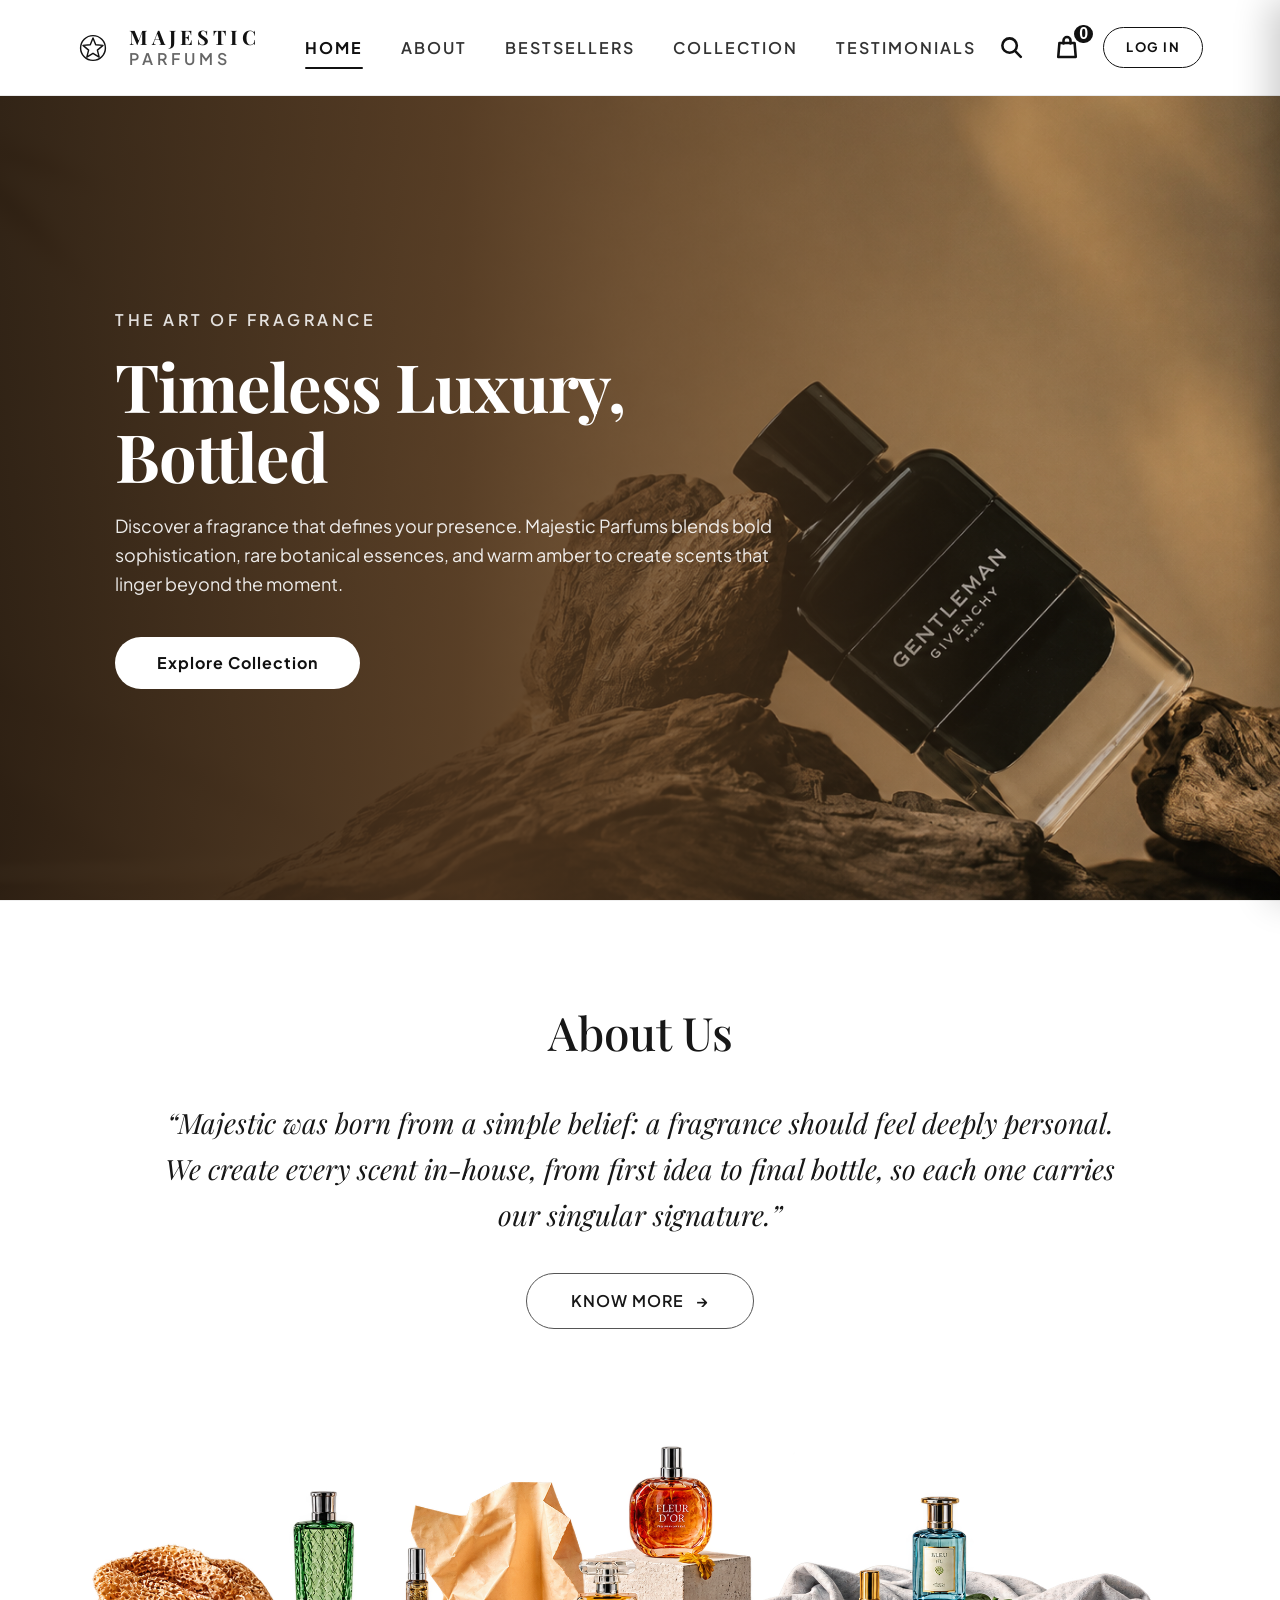
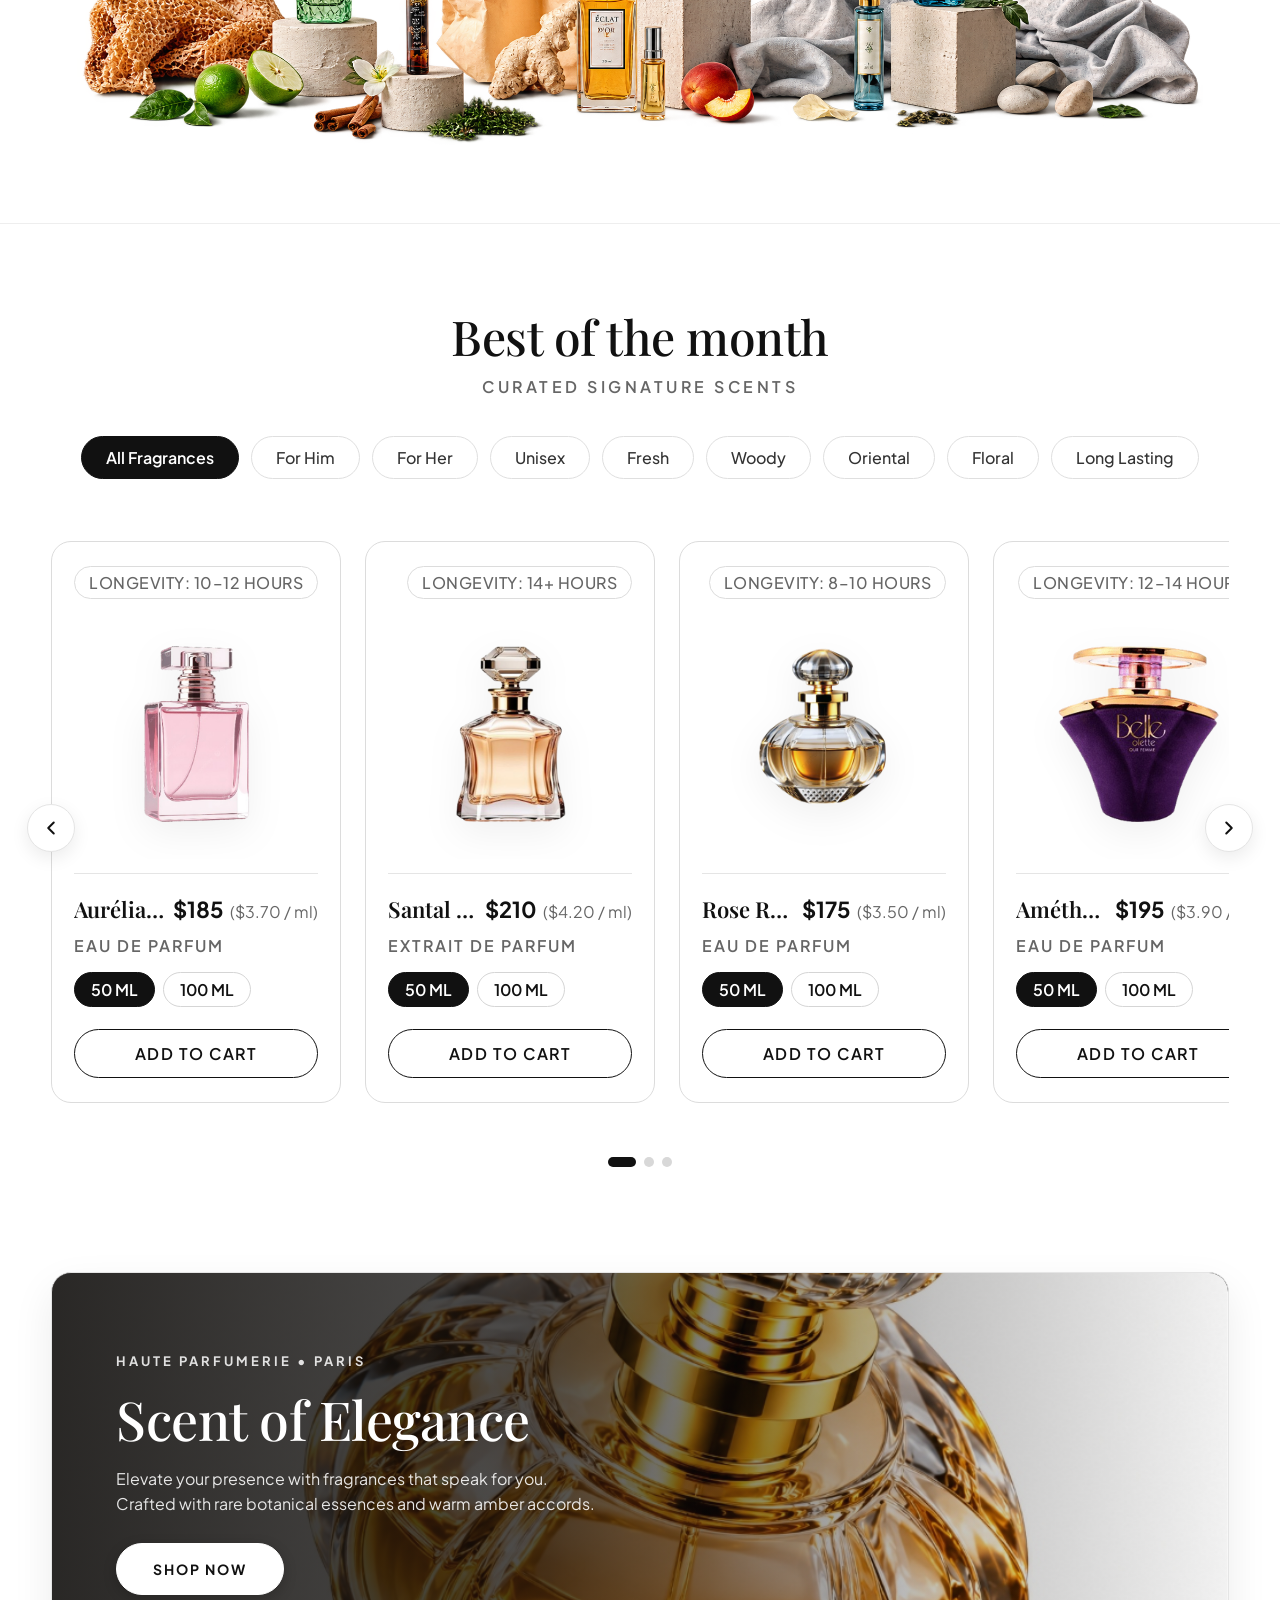
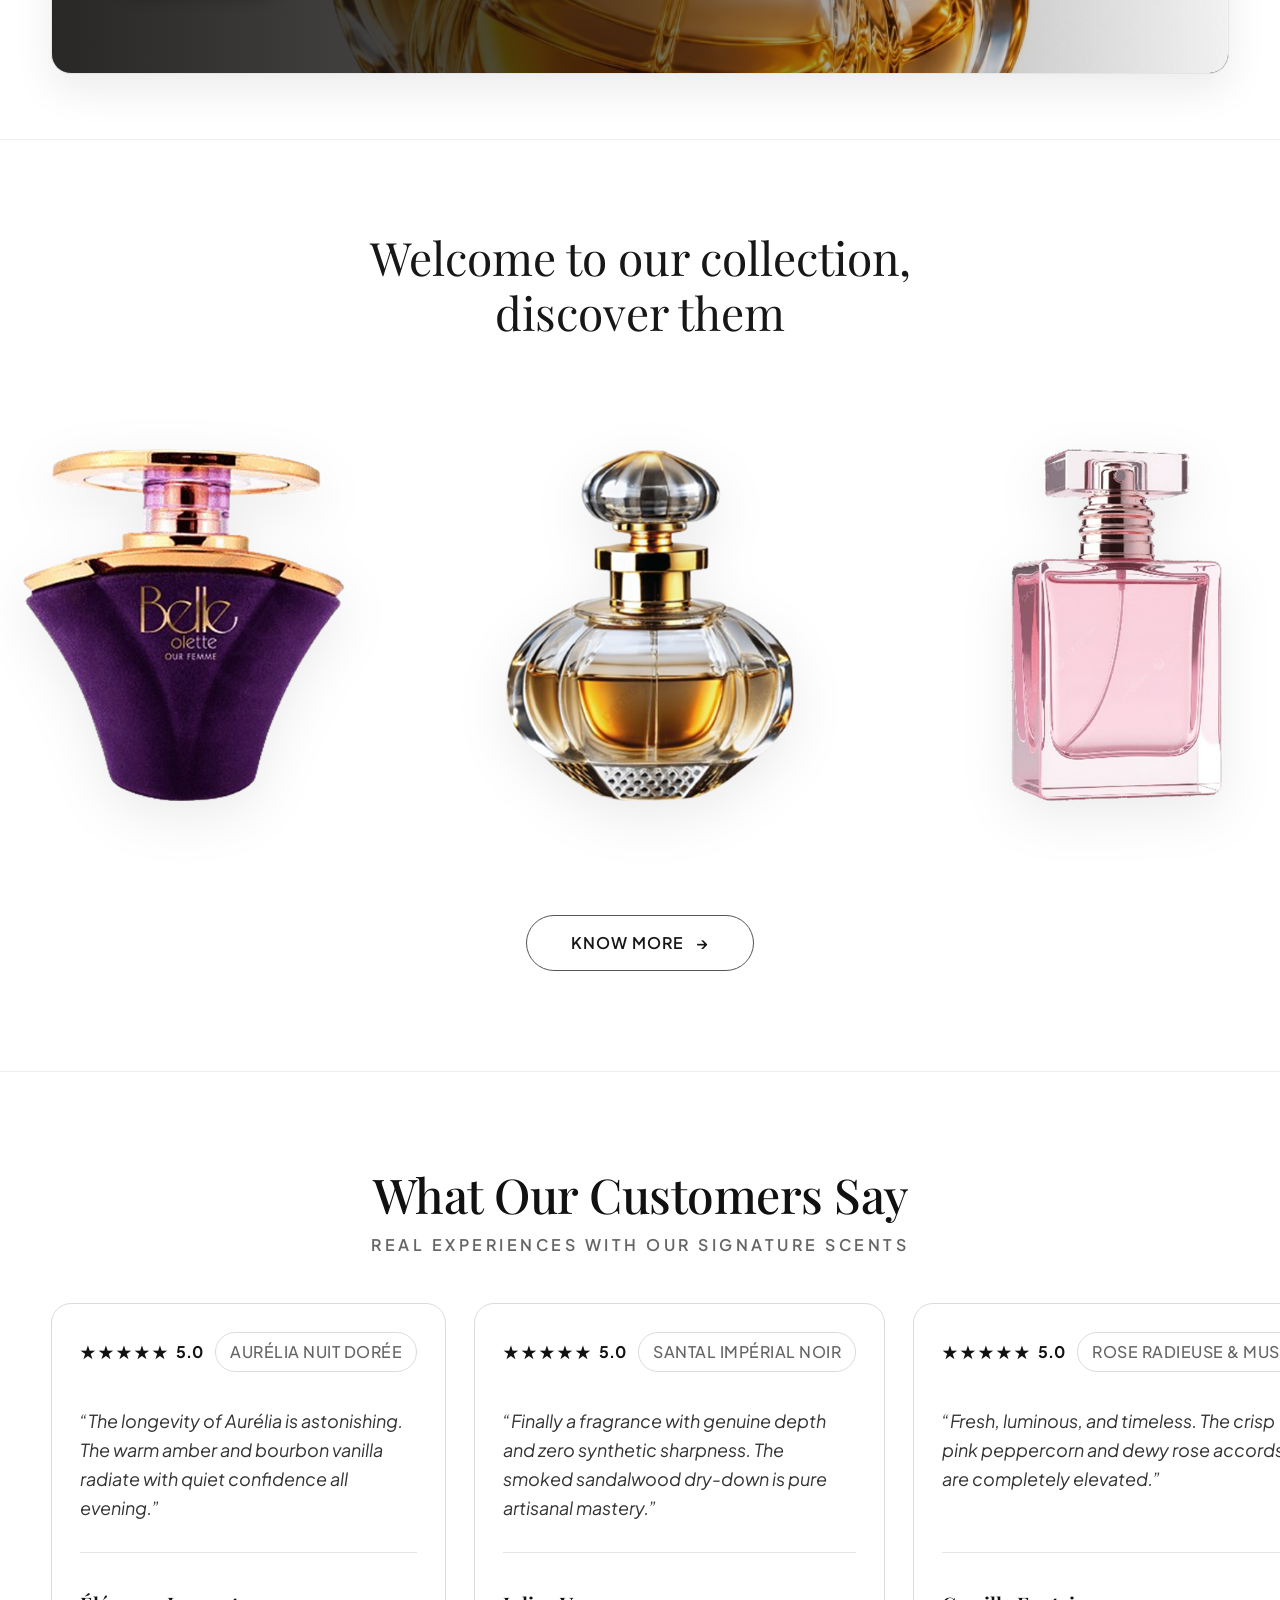
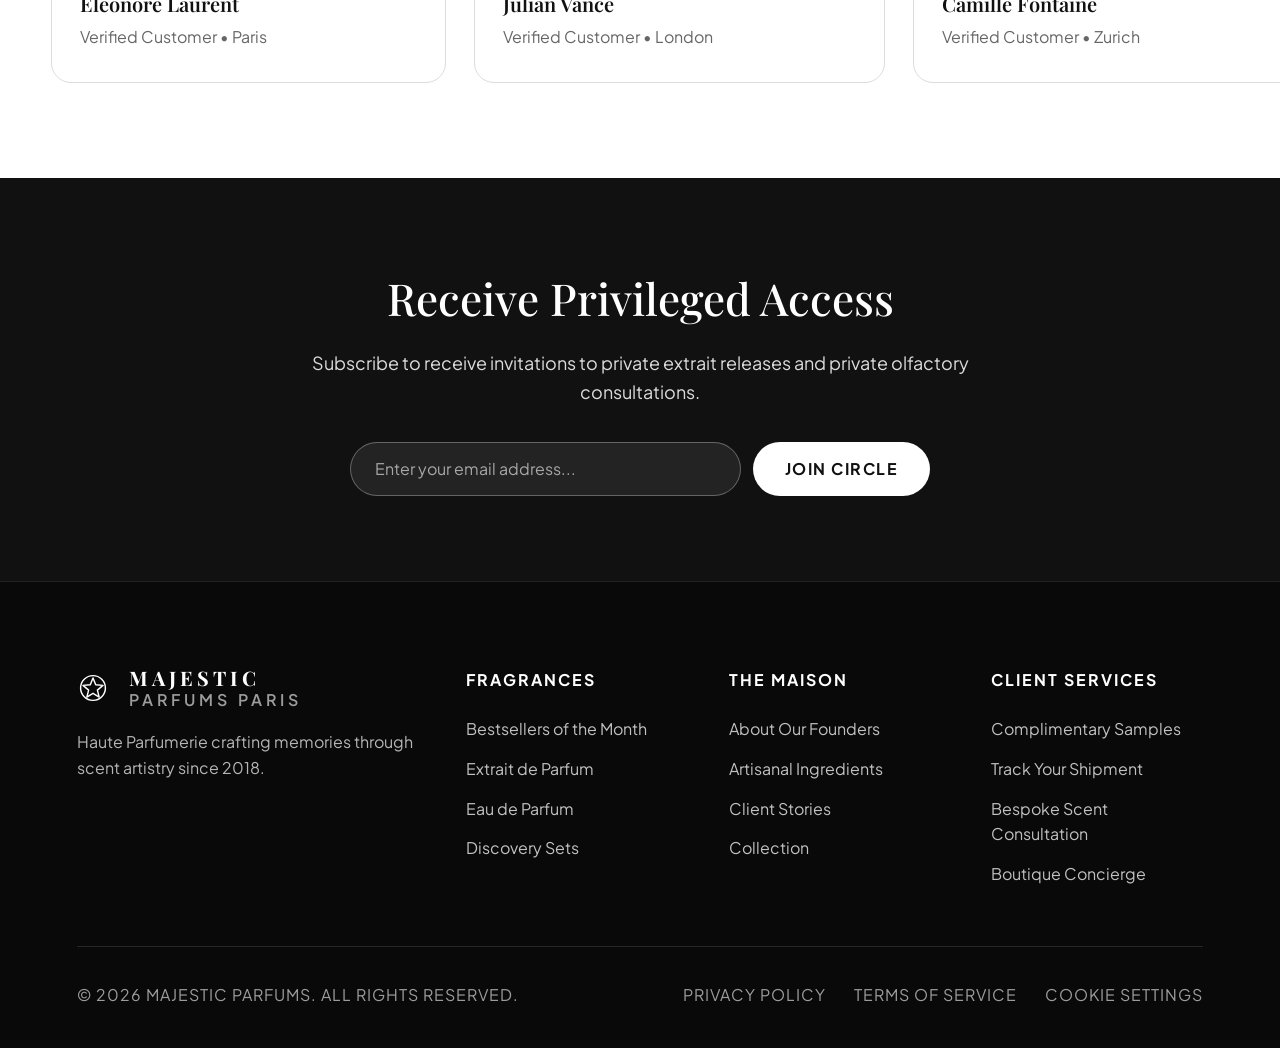
<file: index.html>
<!DOCTYPE html>
<html lang="en-GB">
<head>
  <meta charset="UTF-8" />
  <meta name="viewport" content="width=device-width, initial-scale=1.0" />
  <meta name="description" content="Majestic Parfums — Haute Parfumerie Paris. Discover artisanal luxury fragrances, pure rare oud, solar jasmine, and signature long-lasting scents." />
  <title>Majestic Parfums — Haute Parfumerie Paris</title>
  <link rel="preconnect" href="https://fonts.googleapis.com">
  <link rel="preconnect" href="https://fonts.gstatic.com" crossorigin>
  <link href="https://fonts.googleapis.com/css2?family=DM+Sans:ital,wght@0,400;0,500;0,600;0,700;1,400&family=Playfair+Display:ital,wght@0,400;0,500;0,600;0,700;1,400;1,600&family=Plus+Jakarta+Sans:wght@400;500;600;700&display=swap" rel="stylesheet">
  <link rel="stylesheet" href="style.css" />
</head>
<body>

  <!-- SITE HEADER -->
  <header class="site-header">
    <a class="brand" href="#" aria-label="Majestic Parfums home">
      <span class="brand-mark" aria-hidden="true">
        <svg viewBox="0 0 40 40" role="img">
          <circle cx="20" cy="20" r="15.5"></circle>
          <path d="M20 7.5 23.4 16l9.1.7-7 5.9 2.2 8.8-7.7-4.8-7.7 4.8 2.2-8.8-7-5.9 9.1-.7z"></path>
        </svg>
      </span>
      <span class="brand-copy">
        <span class="brand-name">MAJESTIC</span>
        <span class="brand-subtitle">PARFUMS</span>
      </span>
    </a>

    <button class="menu-toggle" aria-label="Toggle navigation" aria-expanded="false">
      <span></span><span></span><span></span>
    </button>

    <nav class="main-nav" aria-label="Main navigation">
      <a class="active" href="#home">HOME</a>
      <a href="#about">ABOUT</a>
      <a href="#best-of-month">BESTSELLERS</a>
      <a href="#shop">COLLECTION</a>
      <a href="#testimonials">TESTIMONIALS</a>
    </nav>

    <div class="header-actions">
      <button class="icon-button search-button" aria-label="Search fragrances" title="Search fragrances">
        <svg viewBox="0 0 24 24" aria-hidden="true"><circle cx="10.8" cy="10.8" r="6.2"></circle><path d="m15.4 15.4 5 5"></path></svg>
      </button>
      <button class="icon-button bag-button" aria-label="Shopping bag" title="Shopping Bag">
        <svg viewBox="0 0 24 24" aria-hidden="true"><path d="M5.5 8.5h13l1 12h-15z"></path><path d="M9 9V6.5a3 3 0 0 1 6 0V9"></path></svg>
        <span class="bag-count">0</span>
      </button>

      <!-- LOGGED-OUT BUTTON -->
      <a href="auth.html" class="nav-auth-btn" id="navLoginBtn">LOG IN</a>

      <!-- LOGGED-IN ACCOUNT DROPDOWN WRAPPER -->
      <div class="nav-account-wrap" id="navAccountWrap" style="display: none;">
        <button type="button" class="nav-account-btn" id="navAccountBtn" aria-expanded="false" aria-haspopup="true">
          <span class="nav-account-avatar" id="navAvatarInitials">EL</span>
          <span class="nav-account-name" id="navAccountName">Éléonore</span>
          <svg class="dropdown-chevron" viewBox="0 0 24 24"><path d="m6 9 6 6 6-6"></path></svg>
        </button>

        <!-- LUXURY ACCOUNT DROPDOWN CARD -->
        <div class="nav-account-dropdown" id="navAccountDropdown">
          <div class="account-dropdown-header">
            <div class="dropdown-avatar-large" id="dropdownAvatarLarge">EL</div>
            <div class="dropdown-user-info">
              <span class="dropdown-user-name" id="dropdownUserName">Éléonore Laurent</span>
              <span class="dropdown-user-email" id="dropdownUserEmail">eleonore.laurent@parfums.fr</span>
              <!-- <span class="dropdown-user-tier">✦ Connoisseur Tier</span> -->
            </div>
          </div>

          <ul class="account-dropdown-menu">
            <li>
              <a href="profile.html#profile">
                <svg class="dropdown-menu-icon" viewBox="0 0 24 24"><path d="M20 21v-2a4 4 0 0 0-4-4H8a4 4 0 0 0-4 4v2"></path><circle cx="12" cy="7" r="4"></circle></svg>
                <span>My Profile</span>
              </a>
            </li>
            <li>
              <a href="profile.html#orders">
                <svg class="dropdown-menu-icon" viewBox="0 0 24 24"><path d="M6 2 3 6v14a2 2 0 0 0 2 2h14a2 2 0 0 0 2-2V6l-3-4z"></path><line x1="3" y1="6" x2="21" y2="6"></line><path d="M16 10a4 4 0 0 1-8 0"></path></svg>
                <span>My Orders</span>
              </a>
            </li>
            <li>
              <a href="profile.html#wishlist">
                <svg class="dropdown-menu-icon" viewBox="0 0 24 24"><path d="M20.84 4.61a5.5 5.5 0 0 0-7.78 0L12 5.67l-1.06-1.06a5.5 5.5 0 0 0-7.78 7.78l1.06 1.06L12 21.23l7.78-7.78 1.06-1.06a5.5 5.5 0 0 0 0-7.78z"></path></svg>
                <span>Wishlist / Favorites</span>
              </a>
            </li>
            <li>
              <a href="profile.html#addresses">
                <svg class="dropdown-menu-icon" viewBox="0 0 24 24"><path d="M21 10c0 7-9 13-9 13s-9-6-9-13a9 9 0 0 1 18 0z"></path><circle cx="12" cy="10" r="3"></circle></svg>
                <span>Saved Addresses</span>
              </a>
            </li>
            <li>
              <a href="profile.html#payments">
                <svg class="dropdown-menu-icon" viewBox="0 0 24 24"><rect x="1" y="4" width="22" height="16" rx="2" ry="2"></rect><line x1="1" y1="10" x2="23" y2="10"></line></svg>
                <span>Payment Methods</span>
              </a>
            </li>
            <li>
              <a href="profile.html#notifications">
                <svg class="dropdown-menu-icon" viewBox="0 0 24 24"><path d="M18 8A6 6 0 0 0 6 8c0 7-3 9-3 9h18s-3-2-3-9"></path><path d="M13.73 21a2 2 0 0 1-3.46 0"></path></svg>
                <span>Notifications</span>
                <span class="menu-badge">2</span>
              </a>
            </li>
            <li>
              <a href="profile.html#settings">
                <svg class="dropdown-menu-icon" viewBox="0 0 24 24"><circle cx="12" cy="12" r="3"></circle><path d="M19.4 15a1.65 1.65 0 0 0 .33 1.82l.06.06a2 2 0 1 1 0 2.83 2 2 0 0 1-2.83 0l-.06-.06a1.65 1.65 0 0 0-1.82-.33 1.65 1.65 0 0 0-1 1.51V21a2 2 0 0 1-2 2 2 2 0 0 1-2-2v-.09A1.65 1.65 0 0 0 9 19.4a1.65 1.65 0 0 0-1.82.33l-.06.06a2 2 0 1 1-2.83-2.83l.06-.06a1.65 1.65 0 0 0 .33-1.82 1.65 1.65 0 0 0-1.51-1H3a2 2 0 0 1-2-2 2 2 0 0 1 2-2h.09A1.65 1.65 0 0 0 4.6 9a1.65 1.65 0 0 0-.33-1.82l-.06-.06a2 2 0 1 1 2.83-2.83l.06.06a1.65 1.65 0 0 0 1.82.33H9a1.65 1.65 0 0 0 1-1.51V3a2 2 0 0 1 2-2 2 2 0 0 1 2 2v.09a1.65 1.65 0 0 0 1 1.51 1.65 1.65 0 0 0 1.82-.33l.06-.06a2 2 0 1 1 2.83 0 2 2 0 0 1 0 2.83l-.06.06a1.65 1.65 0 0 0-.33 1.82V9a1.65 1.65 0 0 0 1.51 1H21a2 2 0 0 1 2 2 2 2 0 0 1-2 2h-.09a1.65 1.65 0 0 0-1.51 1z"></path></svg>
                <span>Settings</span>
              </a>
            </li>
            <div class="account-dropdown-divider"></div>
            <li>
              <button type="button" class="account-dropdown-logout" id="dropdownLogoutBtn">
                <svg class="dropdown-menu-icon" viewBox="0 0 24 24"><path d="M9 21H5a2 2 0 0 1-2-2V5a2 2 0 0 1 2-2h4"></path><polyline points="16 17 21 12 16 7"></polyline><line x1="21" y1="12" x2="9" y2="12"></line></svg>
                <span>Log Out</span>
              </button>
            </li>
          </ul>
        </div>
      </div>
    </div>
  </header>

  <!-- SEARCH OVERLAY BAR (WORKABLE CATEGORY SEARCH FLOW) -->
  <div class="search-overlay" id="searchOverlay" aria-label="Fragrance Search">
    <div class="search-overlay-inner">
      <div class="search-input-box">
        <svg class="search-input-icon" viewBox="0 0 24 24"><circle cx="10.8" cy="10.8" r="6.2"></circle><path d="m15.4 15.4 5 5"></path></svg>
        <input type="text" id="fragranceSearchInput" class="search-input" placeholder="Search (e.g. mens perfume, womens perfume, woody, floral)..." autocomplete="off" />
        <button class="search-clear-btn" id="searchCloseBtn" aria-label="Close search">✕</button>
      </div>
      <div class="search-quick-categories">
        <span class="quick-cat-label">QUICK CATEGORIES:</span>
        <button type="button" class="quick-cat-btn" data-category="him">Men's Perfume (For Him)</button>
        <button type="button" class="quick-cat-btn" data-category="her">Women's Perfume (For Her)</button>
        <button type="button" class="quick-cat-btn" data-category="unisex">Unisex</button>
        <button type="button" class="quick-cat-btn" data-category="woody">Woody</button>
        <button type="button" class="quick-cat-btn" data-category="fresh">Fresh</button>
        <button type="button" class="quick-cat-btn" data-category="floral">Floral</button>
        <button type="button" class="quick-cat-btn" data-category="oriental">Oriental</button>
        <button type="button" class="quick-cat-btn" data-category="long-lasting">Long Lasting</button>
      </div>
    </div>
  </div>

  <main>
    <!-- 1. HERO SECTION (HOME) -->
    <section class="hero" id="home" aria-label="Majestic Parfums introduction">
      <div class="hero-content">
        <p class="hero-eyebrow">THE ART OF FRAGRANCE</p>
        <h1>Timeless Luxury,<br />Bottled</h1>
        <p class="hero-description">
          Discover a fragrance that defines your presence. Majestic Parfums blends bold sophistication, rare botanical essences, and warm amber to create scents that linger beyond the moment.
        </p>
        <div class="hero-actions">
          <a class="explore-button" href="#best-of-month">Explore Collection</a>
        </div>
      </div>
    </section>

    <!-- 2. ABOUT US SECTION (NOW 2ND AFTER HOME, INCLUDES WIDE INGREDIENTS IMAGE) -->
    <section class="about-section" id="about">
      <div class="about-content">
        <h2>About Us</h2>
        <blockquote class="about-quote">
          “Majestic was born from a simple belief: a fragrance should feel deeply personal. We create every scent in-house, from first idea to final bottle, so each one carries our singular signature.”
        </blockquote>
        <div class="about-button">
          <a href="#best-of-month">KNOW MORE <span class="arrow">→</span></a>
        </div>
      </div>
      <div class="about-image-wrapper">
        <img src="assets/perfume-ingredients.png" alt="Majestic perfume collection and botanical raw ingredients" loading="lazy" />
      </div>
    </section>

    <!-- 3. "BEST OF THE MONTH" CATEGORY SECTION (EXACT DESIGN MATCHING UPLOADED REFERENCE) -->
    <section class="category-showcase-section" id="best-of-month" aria-labelledby="best-month-title">
      <div class="section-header-wrap">
        <h2 id="best-month-title" class="category-heading">Best of the month</h2>
        <p class="category-subheading">CURATED SIGNATURE SCENTS</p>
      </div>

      <!-- CATEGORY FILTER PILLS -->
      <div class="filter-pills-container" role="tablist" aria-label="Fragrance categories">
        <button class="filter-pill active" data-filter="all" role="tab" aria-selected="true">All Fragrances</button>
        <button class="filter-pill" data-filter="him" role="tab" aria-selected="false">For Him</button>
        <button class="filter-pill" data-filter="her" role="tab" aria-selected="false">For Her</button>
        <button class="filter-pill" data-filter="unisex" role="tab" aria-selected="false">Unisex</button>
        <button class="filter-pill" data-filter="fresh" role="tab" aria-selected="false">Fresh</button>
        <button class="filter-pill" data-filter="woody" role="tab" aria-selected="false">Woody</button>
        <button class="filter-pill" data-filter="oriental" role="tab" aria-selected="false">Oriental</button>
        <button class="filter-pill" data-filter="floral" role="tab" aria-selected="false">Floral</button>
        <button class="filter-pill" data-filter="long-lasting" role="tab" aria-selected="false">Long Lasting</button>
      </div>

      <!-- CARDS CAROUSEL / GRID WRAPPER -->
      <div class="cards-carousel-wrapper">
        <button class="carousel-arrow prev" aria-label="Previous perfumes" title="Previous">
          <svg viewBox="0 0 24 24"><path d="M15 18l-6-6 6-6"/></svg>
        </button>

        <div class="cards-slider-track" id="cardsTrack">

          <!-- CARD 1: Aurélia Nuit Dorée (Golden bottle) -->
          <article class="perfume-card" data-categories="all her unisex oriental long-lasting" data-id="p1" data-href="product.html">
            <div class="card-top">
              <span class="card-badge">LONGEVITY: 10–12 HOURS</span>
            </div>
            <div class="card-image-wrap">
              <a href="product.html"><img src="assets/normalized/perfume3.png" alt="Aurélia Nuit Dorée luxury perfume bottle" class="card-bottle-img" loading="lazy" /></a>
            </div>
            <hr class="card-divider" />
            <div class="card-meta">
              <div class="card-title-price-row">
                <h3 class="card-name"><a href="product.html">Aurélia Nuit Dorée</a></h3>
                <div class="card-price-group">
                  <span class="card-price">$185</span>
                  <span class="card-price-per-ml">($3.70 / ml)</span>
                </div>
              </div>
              <p class="card-concentration">EAU DE PARFUM</p>
              <div class="card-size-selector" role="group" aria-label="Select perfume size">
                <button type="button" class="size-pill active" data-size="50" data-price="185" data-per-ml="3.70">50 ML</button>
                <button type="button" class="size-pill" data-size="100" data-price="295" data-per-ml="2.95">100 ML</button>
              </div>
              <button type="button" class="card-add-btn">ADD TO CART</button>
            </div>
          </article>

          <!-- CARD 2: Santal Impérial Noir (Black luxury bottle) -->
          <article class="perfume-card" data-categories="all him unisex woody long-lasting" data-id="p2" data-href="product.html">
            <div class="card-top">
              <span class="card-badge">LONGEVITY: 14+ HOURS</span>
            </div>
            <div class="card-image-wrap">
              <a href="product.html"><img src="assets/normalized/perfume4.png" alt="Santal Impérial Noir luxury perfume bottle" class="card-bottle-img" loading="lazy" /></a>
            </div>
            <hr class="card-divider" />
            <div class="card-meta">
              <div class="card-title-price-row">
                <h3 class="card-name"><a href="product.html">Santal Impérial Noir</a></h3>
                <div class="card-price-group">
                  <span class="card-price">$210</span>
                  <span class="card-price-per-ml">($4.20 / ml)</span>
                </div>
              </div>
              <p class="card-concentration">EXTRAIT DE PARFUM</p>
              <div class="card-size-selector" role="group" aria-label="Select perfume size">
                <button type="button" class="size-pill active" data-size="50" data-price="210" data-per-ml="4.20">50 ML</button>
                <button type="button" class="size-pill" data-size="100" data-price="335" data-per-ml="3.35">100 ML</button>
              </div>
              <button type="button" class="card-add-btn">ADD TO CART</button>
            </div>
          </article>

          <!-- CARD 3: Rose Radieuse & Musc (Pink crystal bottle) -->
          <article class="perfume-card" data-categories="all her floral fresh" data-id="p3" data-href="rose-radieuse.html">
            <div class="card-top">
              <span class="card-badge">LONGEVITY: 8–10 HOURS</span>
            </div>
            <div class="card-image-wrap">
              <a href="rose-radieuse.html" aria-label="View Rose Radieuse & Musc"><img src="assets/rose-radieuse-bottle.png" alt="Rose Radieuse & Musc luxury perfume bottle" class="card-bottle-img" loading="lazy" /></a>
            </div>
            <hr class="card-divider" />
            <div class="card-meta">
              <div class="card-title-price-row">
                <h3 class="card-name"><a href="rose-radieuse.html">Rose Radieuse & Musc</a></h3>
                <div class="card-price-group">
                  <span class="card-price">$175</span>
                  <span class="card-price-per-ml">($3.50 / ml)</span>
                </div>
              </div>
              <p class="card-concentration">EAU DE PARFUM</p>
              <div class="card-size-selector" role="group" aria-label="Select perfume size">
                <button type="button" class="size-pill active" data-size="50" data-price="175" data-per-ml="3.50">50 ML</button>
                <button type="button" class="size-pill" data-size="100" data-price="275" data-per-ml="2.75">100 ML</button>
              </div>
              <button type="button" class="card-add-btn">ADD TO CART</button>
            </div>
          </article>

          <!-- CARD 4: Améthyste Mystique (Purple bottle) -->
          <article class="perfume-card" data-categories="all her unisex oriental floral long-lasting" data-id="p4" data-href="product.html">
            <div class="card-top">
              <span class="card-badge">LONGEVITY: 12–14 HOURS</span>
            </div>
            <div class="card-image-wrap">
              <img src="assets/normalized/perfume1.png" alt="Améthyste Mystique luxury perfume bottle" class="card-bottle-img" loading="lazy" />
            </div>
            <hr class="card-divider" />
            <div class="card-meta">
              <div class="card-title-price-row">
                <h3 class="card-name">Améthyste Mystique</h3>
                <div class="card-price-group">
                  <span class="card-price">$195</span>
                  <span class="card-price-per-ml">($3.90 / ml)</span>
                </div>
              </div>
              <p class="card-concentration">EAU DE PARFUM</p>
              <div class="card-size-selector" role="group" aria-label="Select perfume size">
                <button type="button" class="size-pill active" data-size="50" data-price="195" data-per-ml="3.90">50 ML</button>
                <button type="button" class="size-pill" data-size="100" data-price="310" data-per-ml="3.10">100 ML</button>
              </div>
              <button type="button" class="card-add-btn">ADD TO CART</button>
            </div>
          </article>

          <!-- CARD 5: Rouge Intense Sauvage (Spiced red bottle) -->
          <article class="perfume-card" data-categories="all him woody oriental long-lasting" data-id="p5" data-href="product.html">
            <div class="card-top">
              <span class="card-badge">LONGEVITY: 12+ HOURS</span>
            </div>
            <div class="card-image-wrap">
              <a href="product.html"><img src="assets/normalized/perfume5.png" alt="Rouge Intense Sauvage luxury perfume bottle" class="card-bottle-img" loading="lazy" /></a>
            </div>
            <hr class="card-divider" />
            <div class="card-meta">
              <div class="card-title-price-row">
                <h3 class="card-name"><a href="product.html">Rouge Intense Sauvage</a></h3>
                <div class="card-price-group">
                  <span class="card-price">$205</span>
                  <span class="card-price-per-ml">($4.10 / ml)</span>
                </div>
              </div>
              <p class="card-concentration">EAU DE PARFUM</p>
              <div class="card-size-selector" role="group" aria-label="Select perfume size">
                <button type="button" class="size-pill active" data-size="50" data-price="205" data-per-ml="4.10">50 ML</button>
                <button type="button" class="size-pill" data-size="100" data-price="320" data-per-ml="3.20">100 ML</button>
              </div>
              <button type="button" class="card-add-btn">ADD TO CART</button>
            </div>
          </article>

          <!-- CARD 6: Oud Rubis Royal (Faceted ruby bottle) -->
          <article class="perfume-card" data-categories="all him unisex woody oriental long-lasting" data-id="p6" data-href="product.html">
            <div class="card-top">
              <span class="card-badge">LONGEVITY: 16+ HOURS</span>
            </div>
            <div class="card-image-wrap">
              <a href="product.html"><img src="assets/normalized/luxurious-transparent-red-perfume-bottle.png" alt="Oud Rubis Royal luxury perfume bottle" class="card-bottle-img" loading="lazy" /></a>
            </div>
            <hr class="card-divider" />
            <div class="card-meta">
              <div class="card-title-price-row">
                <h3 class="card-name"><a href="product.html">Oud Rubis Royal</a></h3>
                <div class="card-price-group">
                  <span class="card-price">$240</span>
                  <span class="card-price-per-ml">($4.80 / ml)</span>
                </div>
              </div>
              <p class="card-concentration">EXTRAIT DE PARFUM</p>
              <div class="card-size-selector" role="group" aria-label="Select perfume size">
                <button type="button" class="size-pill active" data-size="50" data-price="240" data-per-ml="4.80">50 ML</button>
                <button type="button" class="size-pill" data-size="100" data-price="380" data-per-ml="3.80">100 ML</button>
              </div>
              <button type="button" class="card-add-btn">ADD TO CART</button>
            </div>
          </article>

          <!-- CARD 7: Céleste Vétiver (Geometric flacon) -->
          <article class="perfume-card" data-categories="all him unisex fresh woody" data-id="p7" data-href="product.html">
            <div class="card-top">
              <span class="card-badge">LONGEVITY: 10–12 HOURS</span>
            </div>
            <div class="card-image-wrap">
              <img src="assets/normalized/4.png" alt="Céleste Vétiver luxury perfume bottle" class="card-bottle-img" loading="lazy" />
            </div>
            <hr class="card-divider" />
            <div class="card-meta">
              <div class="card-title-price-row">
                <h3 class="card-name">Céleste Vétiver</h3>
                <div class="card-price-group">
                  <span class="card-price">$180</span>
                  <span class="card-price-per-ml">($3.60 / ml)</span>
                </div>
              </div>
              <p class="card-concentration">EAU DE PARFUM</p>
              <div class="card-size-selector" role="group" aria-label="Select perfume size">
                <button type="button" class="size-pill active" data-size="50" data-price="180" data-per-ml="3.60">50 ML</button>
                <button type="button" class="size-pill" data-size="100" data-price="285" data-per-ml="2.85">100 ML</button>
              </div>
              <button type="button" class="card-add-btn">ADD TO CART</button>
            </div>
          </article>

          <!-- CARD 8: Bergamote & Cèdre (Square flacon) -->
          <article class="perfume-card" data-categories="all him her unisex fresh" data-id="p8" data-href="product.html">
            <div class="card-top">
              <span class="card-badge">LONGEVITY: 8–10 HOURS</span>
            </div>
            <div class="card-image-wrap">
              <img src="assets/normalized/images.png" alt="Bergamote & Cèdre luxury perfume bottle" class="card-bottle-img" loading="lazy" />
            </div>
            <hr class="card-divider" />
            <div class="card-meta">
              <div class="card-title-price-row">
                <h3 class="card-name">Bergamote & Cèdre</h3>
                <div class="card-price-group">
                  <span class="card-price">$165</span>
                  <span class="card-price-per-ml">($3.30 / ml)</span>
                </div>
              </div>
              <p class="card-concentration">EAU DE PARFUM</p>
              <div class="card-size-selector" role="group" aria-label="Select perfume size">
                <button type="button" class="size-pill active" data-size="50" data-price="165" data-per-ml="3.30">50 ML</button>
                <button type="button" class="size-pill" data-size="100" data-price="260" data-per-ml="2.60">100 ML</button>
              </div>
              <button type="button" class="card-add-btn">ADD TO CART</button>
            </div>
          </article>

          <!-- CARD 9: Violette Impériale (Graceful violet flacon) -->
          <article class="perfume-card" data-categories="all her floral oriental" data-id="p9" data-href="product.html">
            <div class="card-top">
              <span class="card-badge">LONGEVITY: 10–12 HOURS</span>
            </div>
            <div class="card-image-wrap">
              <img src="assets/normalized/purple-perfume-bottle.png" alt="Violette Impériale luxury perfume bottle" class="card-bottle-img" loading="lazy" />
            </div>
            <hr class="card-divider" />
            <div class="card-meta">
              <div class="card-title-price-row">
                <h3 class="card-name">Violette Impériale</h3>
                <div class="card-price-group">
                  <span class="card-price">$190</span>
                  <span class="card-price-per-ml">($3.80 / ml)</span>
                </div>
              </div>
              <p class="card-concentration">EAU DE PARFUM</p>
              <div class="card-size-selector" role="group" aria-label="Select perfume size">
                <button type="button" class="size-pill active" data-size="50" data-price="190" data-per-ml="3.80">50 ML</button>
                <button type="button" class="size-pill" data-size="100" data-price="295" data-per-ml="2.95">100 ML</button>
              </div>
              <button type="button" class="card-add-btn">ADD TO CART</button>
            </div>
          </article>

        </div>

        <button class="carousel-arrow next" aria-label="Next perfumes" title="Next">
          <svg viewBox="0 0 24 24"><path d="M9 18l6-6-6-6"/></svg>
        </button>
      </div>

      <!-- CAROUSEL DOTS -->
      <div class="carousel-dots" id="carouselDots" aria-hidden="true"></div>
    </section>

    <!-- 4. STATEMENT BANNER SECTION (NEXT TO CATEGORY SECTION) -->
    <section class="statement-section" id="statement" aria-label="A statement fragrance">
      <div class="statement-container">
        <!-- Desktop / Wide View: Statement banner with editorial typography overlay -->
        <div class="statement-banner-wrap">
          <div class="statement-banner-bg">
            <div class="statement-banner-overlay">
              <div class="statement-banner-content">
                <span class="statement-banner-eyebrow">HAUTE PARFUMERIE • PARIS</span>
                <h2 class="statement-banner-title"> Scent of Elegance</h2>
                <p class="statement-banner-desc">Elevate your presence with fragrances that speak for you. Crafted with rare botanical essences and warm amber accords.</p>
                <a href="#best-of-month" class="statement-banner-btn" aria-label="Shop statement fragrances">SHOP NOW</a>
              </div>
            </div>
          </div>
        </div>

        <!-- Mobile Optimized View: Guaranteed 16px minimum font size, crisp typography & layout -->
        <div class="statement-mobile-card">
          <div class="statement-mobile-img-box">
            <img src="assets/banner-new.jpg" alt="Majestic luxury fragrance flacon" loading="lazy" />
          </div>
          <div class="statement-mobile-body">
            <h2 class="statement-mobile-heading">— a statement.</h2>
            <p class="statement-mobile-sub">Elevate your presence with fragrances that speak for you.</p>
            <a href="#best-of-month" class="statement-mobile-action">SHOP NOW</a>
          </div>
        </div>
      </div>
    </section>

    <!-- 5. AUTO-SCROLLING COLLECTION SECTION (ALL BOTTLES EXACT SAME HEIGHT) -->
    <section class="collection-section" id="shop">
      <div class="section-title-container">
        <h2 class="section-heading">
          Welcome to our collection,<br>
          discover them
        </h2>
      </div>

      <div class="perfume-slider" aria-label="Auto-scrolling perfume showcase">
        <div class="perfume-track">
          <!-- First set of normalized bottles -->
          <div class="bottle-item"><img src="assets/normalized/perfume1.png" alt="Améthyste Mystique"></div>
          <div class="bottle-item"><img src="assets/normalized/perfume2.png" alt="Rose Radieuse"></div>
          <div class="bottle-item"><img src="assets/normalized/perfume3.png" alt="Aurélia Nuit Dorée"></div>
          <div class="bottle-item"><img src="assets/normalized/perfume4.png" alt="Santal Impérial"></div>
          <div class="bottle-item"><img src="assets/normalized/perfume5.png" alt="Rouge Intense"></div>
          <div class="bottle-item"><img src="assets/normalized/luxurious-transparent-red-perfume-bottle.png" alt="Oud Rubis"></div>
          <div class="bottle-item"><img src="assets/normalized/purple-perfume-bottle.png" alt="Violette Impériale"></div>
          <div class="bottle-item"><img src="assets/normalized/4.png" alt="Céleste Vétiver"></div>

          <!-- Duplicate set for seamless continuous scrolling -->
          <div class="bottle-item"><img src="assets/normalized/perfume1.png" alt=""></div>
          <div class="bottle-item"><img src="assets/normalized/perfume2.png" alt=""></div>
          <div class="bottle-item"><img src="assets/normalized/perfume3.png" alt=""></div>
          <div class="bottle-item"><img src="assets/normalized/perfume4.png" alt=""></div>
          <div class="bottle-item"><img src="assets/normalized/perfume5.png" alt=""></div>
          <div class="bottle-item"><img src="assets/normalized/luxurious-transparent-red-perfume-bottle.png" alt=""></div>
          <div class="bottle-item"><img src="assets/normalized/purple-perfume-bottle.png" alt=""></div>
          <div class="bottle-item"><img src="assets/normalized/4.png" alt=""></div>
        </div>
      </div>

      <div class="collection-button">
        <a href="#best-of-month">KNOW MORE <span class="arrow">→</span></a>
      </div>
    </section>

    <!-- 5. TESTIMONIALS SECTION (LEFT-ALIGNED TEXT WITH UNIFORM HEIGHT & WIDTH) -->
    <section class="testimonials-section" id="testimonials">
      <div class="section-header-wrap">
        <h2 class="testimonials-heading">What Our Customers Say</h2>
        <p class="testimonials-subheading">REAL EXPERIENCES WITH OUR SIGNATURE SCENTS</p>
      </div>

      <div class="testimonials-grid">
        <!-- TESTIMONIAL 1 -->
        <article class="testimonial-card">
          <div class="testimonial-top">
            <div class="testimonial-rating" aria-label="Rated 5.0 out of 5 stars">
              <span class="rating-stars">★★★★★</span>
              <span class="rating-val">5.0</span>
            </div>
            <span class="testimonial-badge">AURÉLIA NUIT DORÉE</span>
          </div>
          <div class="testimonial-quote-box">
            <p class="testimonial-quote">
              “The longevity of Aurélia is astonishing. The warm amber and bourbon vanilla radiate with quiet confidence all evening.”
            </p>
          </div>
          <hr class="testimonial-divider" />
          <div class="testimonial-author-wrap">
            <h4 class="testimonial-author-name">Éléonore Laurent</h4>
            <p class="testimonial-author-role">Verified Customer • Paris</p>
          </div>
        </article>

        <!-- TESTIMONIAL 2 -->
        <article class="testimonial-card">
          <div class="testimonial-top">
            <div class="testimonial-rating" aria-label="Rated 5.0 out of 5 stars">
              <span class="rating-stars">★★★★★</span>
              <span class="rating-val">5.0</span>
            </div>
            <span class="testimonial-badge">SANTAL IMPÉRIAL NOIR</span>
          </div>
          <div class="testimonial-quote-box">
            <p class="testimonial-quote">
              “Finally a fragrance with genuine depth and zero synthetic sharpness. The smoked sandalwood dry-down is pure artisanal mastery.”
            </p>
          </div>
          <hr class="testimonial-divider" />
          <div class="testimonial-author-wrap">
            <h4 class="testimonial-author-name">Julian Vance</h4>
            <p class="testimonial-author-role">Verified Customer • London</p>
          </div>
        </article>

        <!-- TESTIMONIAL 3 -->
        <article class="testimonial-card">
          <div class="testimonial-top">
            <div class="testimonial-rating" aria-label="Rated 5.0 out of 5 stars">
              <span class="rating-stars">★★★★★</span>
              <span class="rating-val">5.0</span>
            </div>
            <span class="testimonial-badge">ROSE RADIEUSE & MUSC</span>
          </div>
          <div class="testimonial-quote-box">
            <p class="testimonial-quote">
              “Fresh, luminous, and timeless. The crisp pink peppercorn and dewy rose accords are completely elevated.”
            </p>
          </div>
          <hr class="testimonial-divider" />
          <div class="testimonial-author-wrap">
            <h4 class="testimonial-author-name">Camille Fontaine</h4>
            <p class="testimonial-author-role">Verified Customer • Zurich</p>
          </div>
        </article>
      </div>
    </section>

    <!-- 6. NEWSLETTER SECTION -->
    <section class="newsletter-section">
      <div class="newsletter-inner">
        <h2>Receive Privileged Access</h2>
        <p>Subscribe to receive invitations to private extrait releases and private olfactory consultations.</p>
        <form class="newsletter-form" id="newsletterForm">
          <input type="email" class="newsletter-input" placeholder="Enter your email address..." required aria-label="Email address" />
          <button type="submit" class="newsletter-btn">JOIN CIRCLE</button>
        </form>
      </div>
    </section>
  </main>

  <!-- LUXURY SITE FOOTER -->
  <footer class="site-footer">
    <div class="footer-top">
      <div class="footer-col brand-col">
        <div class="brand">
          <span class="brand-mark" aria-hidden="true">
            <svg viewBox="0 0 40 40">
              <circle cx="20" cy="20" r="15.5"></circle>
              <path d="M20 7.5 23.4 16l9.1.7-7 5.9 2.2 8.8-7.7-4.8-7.7 4.8 2.2-8.8-7-5.9 9.1-.7z"></path>
            </svg>
          </span>
          <span class="brand-copy">
            <span class="brand-name">MAJESTIC</span>
            <span class="brand-subtitle">PARFUMS PARIS</span>
          </span>
        </div>
        <p class="footer-tagline">Haute Parfumerie crafting memories through scent artistry since 2018.</p>
      </div>

      <div class="footer-col">
        <h4>FRAGRANCES</h4>
        <ul>
          <li><a href="#best-of-month">Bestsellers of the Month</a></li>
          <li><a href="#best-of-month">Extrait de Parfum</a></li>
          <li><a href="#best-of-month">Eau de Parfum</a></li>
          <li><a href="#best-of-month">Discovery Sets</a></li>
        </ul>
      </div>

      <div class="footer-col">
        <h4>THE MAISON</h4>
        <ul>
          <li><a href="#about">About Our Founders</a></li>
          <li><a href="#about">Artisanal Ingredients</a></li>
          <li><a href="#testimonials">Client Stories</a></li>
          <li><a href="#shop">Collection</a></li>
        </ul>
      </div>

      <div class="footer-col">
        <h4>CLIENT SERVICES</h4>
        <ul>
          <li><a href="#best-of-month">Complimentary Samples</a></li>
          <li><a href="#best-of-month">Track Your Shipment</a></li>
          <li><a href="#best-of-month">Bespoke Scent Consultation</a></li>
          <li><a href="#best-of-month">Boutique Concierge</a></li>
        </ul>
      </div>
    </div>

    <div class="footer-bottom">
      <p class="copyright">© 2026 MAJESTIC PARFUMS. ALL RIGHTS RESERVED.</p>
      <div class="footer-links">
        <a href="#">PRIVACY POLICY</a>
        <a href="#">TERMS OF SERVICE</a>
        <a href="#">COOKIE SETTINGS</a>
      </div>
    </div>
  </footer>

  <!-- SHOPPING BAG SLIDE-OUT DRAWER -->
  <div class="bag-drawer-backdrop" id="bagBackdrop"></div>
  <aside class="bag-drawer" id="bagDrawer" aria-label="Shopping bag">
    <div class="drawer-header">
      <h3>YOUR SHOPPING BAG (<span id="drawerCount">0</span>)</h3>
      <button class="drawer-close-btn" id="drawerClose" aria-label="Close bag">✕</button>
    </div>
    <!-- SELECT ALL BAR -->
    <div class="drawer-select-all-bar" id="drawerSelectAllBar" style="display: none;">
      <label class="cart-select-label" for="cartSelectAll">
        <input type="checkbox" id="cartSelectAll" class="cart-item-checkbox" checked />
        <span>Select All (<span id="cartSelectedCount">0</span>)</span>
      </label>
      <span class="cart-selected-hint">Selected for checkout</span>
    </div>
    <div class="drawer-body" id="drawerBody">
      <div class="empty-bag-notice">
        <p>Your shopping bag is currently empty.</p>
        <a href="#best-of-month" class="drawer-shop-link">Discover Bestsellers →</a>
      </div>
    </div>
    <div class="drawer-footer" id="drawerFooter" style="display: none;">
      <div class="drawer-subtotal-row">
        <span>Selected Subtotal</span>
        <strong id="drawerSubtotal">$0</strong>
      </div>
      <button type="button" class="drawer-checkout-btn" id="drawerCheckoutBtn">PROCEED TO CHECKOUT</button>
    </div>
  </aside>

  <!-- TOAST NOTIFICATION -->
  <div class="toast-notification" id="toastNotice" role="status" aria-live="polite">
    <span class="toast-message">Added to your shopping bag</span>
  </div>

  <script src="script.js"></script>
</body>
</html>
</file>
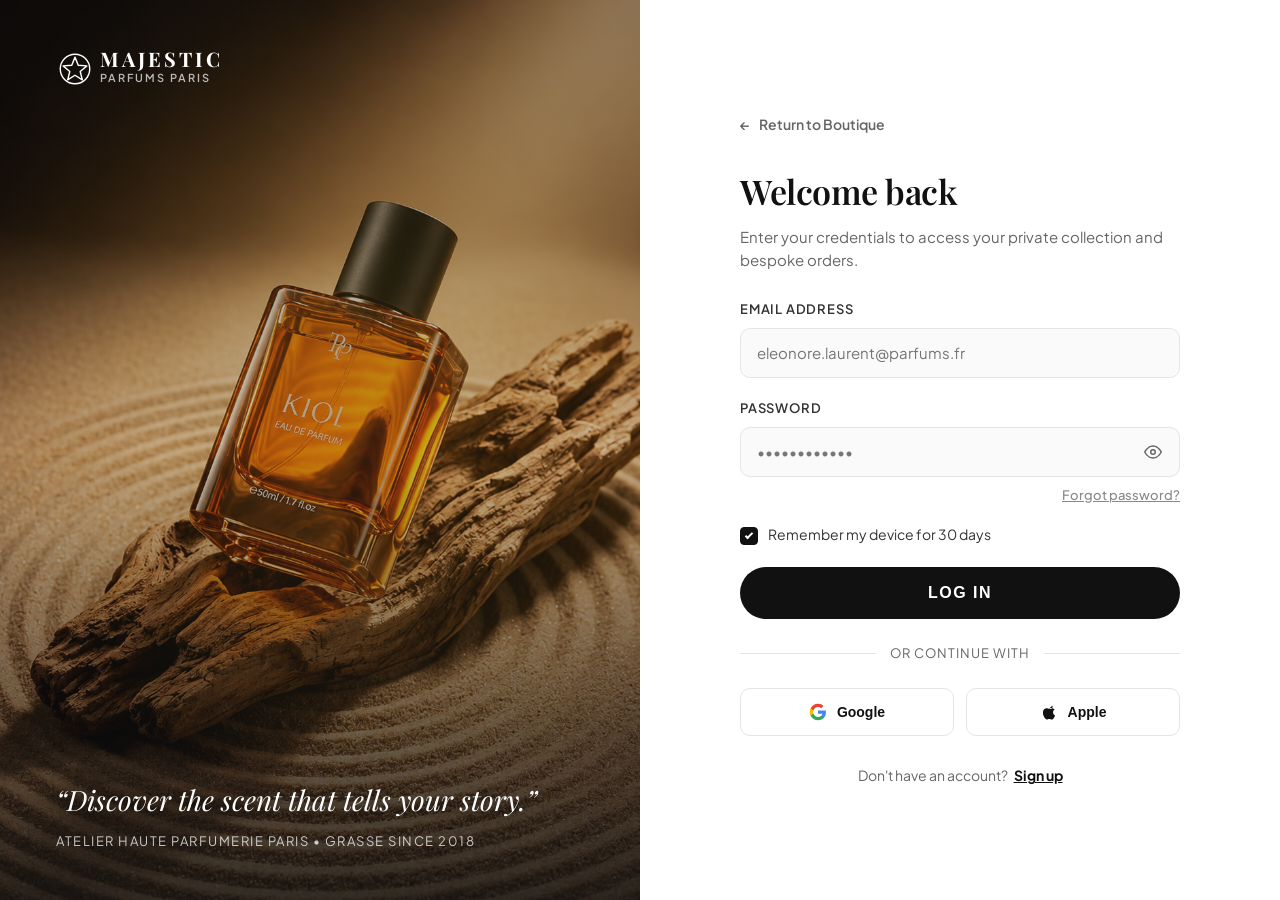
<file: auth.html>
<!DOCTYPE html>
<html lang="en-GB">
<head>
  <meta charset="UTF-8" />
  <meta name="viewport" content="width=device-width, initial-scale=1.0" />
  <meta name="description" content="Sign in or register for your private client account at Majestic Parfums Paris. Experience bespoke fragrance privileges and private previews." />
  <title>Private Client Access | Majestic Parfums Paris</title>
  <link rel="preconnect" href="https://fonts.googleapis.com">
  <link rel="preconnect" href="https://fonts.gstatic.com" crossorigin>
  <link href="https://fonts.googleapis.com/css2?family=DM+Sans:ital,wght@0,400;0,500;0,600;0,700;1,400&family=Playfair+Display:ital,wght@0,400;0,500;0,600;0,700;1,400;1,600&family=Plus+Jakarta+Sans:wght@400;500;600;700&display=swap" rel="stylesheet">
  <link rel="stylesheet" href="style.css" />
</head>
<body class="auth-page-body">

  <div class="auth-split-wrapper">

    <!-- LEFT 50%: EDITORIAL IMAGE PANEL -->
    <aside class="auth-editorial-panel" aria-label="Editorial Showcase">
      <div class="auth-editorial-header">
        <a class="brand" href="index.html" aria-label="Majestic Parfums Paris home">
          <span class="brand-mark" aria-hidden="true">
            <svg viewBox="0 0 40 40" role="img">
              <circle cx="20" cy="20" r="15.5"></circle>
              <path d="M20 7.5 23.4 16l9.1.7-7 5.9 2.2 8.8-7.7-4.8-7.7 4.8 2.2-8.8-7-5.9 9.1-.7z"></path>
            </svg>
          </span>
          <span class="brand-copy">
            <span class="brand-name">MAJESTIC</span>
            <span class="brand-subtitle">PARFUMS PARIS</span>
          </span>
        </a>
      </div>

      <!-- <div class="auth-editorial-center-tag">
        <span class="gold-dot"></span>
        <span>Private Client Privilege</span>
      </div> -->

      <div class="auth-editorial-footer">
        <p class="editorial-quote">“Discover the scent that tells your story.”</p>
        <p class="editorial-caption">Atelier Haute Parfumerie Paris • Grasse Since 2018</p>
      </div>
    </aside>

    <!-- RIGHT 50%: AUTHENTICATION FORMS PANEL -->
    <main class="auth-form-panel">
      <div class="auth-form-card">

        <!-- TOP BAR: RETURN -->
        <div class="auth-top-nav">
          <a href="index.html" class="auth-back-link">
            <span>←</span>
            <span>Return to Boutique</span>
          </a>
        </div>

        <!-- ═══════════════════════════════════════════════════════════════════
             1. LOGIN FORM
             ═══════════════════════════════════════════════════════════════════ -->
        <div class="auth-view-block" id="loginView">
          <div class="auth-header-wrap">
            <h1 class="auth-title">Welcome back</h1>
            <p class="auth-subtext">Enter your credentials to access your private collection and bespoke orders.</p>
          </div>

          <form id="loginForm" novalidate>
            <!-- Email Field -->
            <div class="auth-form-group">
              <label class="auth-label" for="loginEmail">Email Address</label>
              <input type="email" id="loginEmail" class="auth-input" placeholder="eleonore.laurent@parfums.fr" required autocomplete="email" />
              <span class="field-error-msg" id="loginEmailError">Please enter a valid email address.</span>
            </div>

            <!-- Password Field with Show/Hide Eye -->
            <div class="auth-form-group">
              <label class="auth-label" for="loginPassword">Password</label>
              <div class="input-with-icon">
                <input type="password" id="loginPassword" class="auth-input" placeholder="••••••••••••" required autocomplete="current-password" />
                <button type="button" class="password-toggle-btn" aria-label="Toggle password visibility" data-target="loginPassword">
                  <svg class="eye-open" viewBox="0 0 24 24"><path d="M1 12s4-8 11-8 11 8 11 8-4 8-11 8-11-8-11-8z"></path><circle cx="12" cy="12" r="3"></circle></svg>
                  <svg class="eye-closed" viewBox="0 0 24 24" style="display: none;"><path d="M17.94 17.94A10.07 10.07 0 0 1 12 20c-7 0-11-8-11-8a18.45 18.45 0 0 1 5.06-5.94M9.9 4.24A9.12 9.12 0 0 1 12 4c7 0 11 8 11 8a18.5 18.5 0 0 1-2.16 3.19m-6.72-1.07a3 3 0 1 1-4.24-4.24"></path><line x1="1" y1="1" x2="23" y2="23"></line></svg>
                </button>
              </div>
              <span class="field-error-msg" id="loginPasswordError">Please enter your password (minimum 6 characters).</span>
              <a href="#forgot" class="auth-forgot-link" id="gotoForgotLink" style="display:block; margin-top: 8px; font-size:13px; color:#888; text-align:right;">Forgot password?</a>
            </div>

            <!-- Remember Me -->
            <div class="auth-checkbox-row">
              <input type="checkbox" id="rememberMe" checked />
              <label for="rememberMe">Remember my device for 30 days</label>
            </div>

            <!-- Submit Button (With Loading State) -->
            <button type="submit" class="auth-submit-btn" id="loginSubmitBtn">
              <span class="btn-spinner" aria-hidden="true"></span>
              <span class="btn-text">Log In</span>
            </button>
          </form>

          <!-- Divider -->
          <div class="auth-divider">
            <span>or continue with</span>
          </div>

          <!-- Social Buttons -->
          <div class="social-auth-grid">
            <button type="button" class="social-auth-btn social-google" id="googleLoginBtn">
              <svg viewBox="0 0 24 24">
                <path fill="#4285F4" d="M22.56 12.25c0-.78-.07-1.53-.2-2.25H12v4.26h5.92c-.26 1.37-1.04 2.53-2.21 3.31v2.77h3.57c2.08-1.92 3.28-4.74 3.28-8.09z"></path>
                <path fill="#34A853" d="M12 23c2.97 0 5.46-.98 7.28-2.66l-3.57-2.77c-.98.66-2.23 1.06-3.71 1.06-2.86 0-5.29-1.93-6.16-4.53H2.18v2.84C3.99 20.53 7.7 23 12 23z"></path>
                <path fill="#FBBC05" d="M5.84 14.09c-.22-.66-.35-1.36-.35-2.09s.13-1.43.35-2.09V7.06H2.18C1.43 8.55 1 10.22 1 12s.43 3.45 1.18 4.94l2.85-2.22.81-.63z"></path>
                <path fill="#EA4335" d="M12 5.38c1.62 0 3.06.56 4.21 1.64l3.15-3.15C17.45 2.09 14.97 1 12 1 7.7 1 3.99 3.47 2.18 7.06l3.66 2.84c.87-2.6 3.3-4.52 6.16-4.52z"></path>
              </svg>
              <span>Google</span>
            </button>
            <button type="button" class="social-auth-btn social-apple" id="appleLoginBtn">
              <svg viewBox="0 0 24 24" fill="currentColor">
                <path d="M18.71 19.5c-.83 1.24-1.71 2.45-3.05 2.47-1.34.03-1.77-.79-3.29-.79-1.53 0-2 .77-3.27.82-1.31.05-2.3-1.32-3.14-2.53C4.25 17 2.94 12.45 4.7 9.39c.87-1.52 2.43-2.48 4.12-2.51 1.28-.02 2.5.87 3.29.87.78 0 2.26-1.07 3.81-.91.65.03 2.47.26 3.64 1.98-.09.06-2.17 1.28-2.15 3.81.03 3.02 2.65 4.03 2.68 4.04-.03.07-.42 1.44-1.38 2.83M15.97 6.87c.63-.78 1.07-1.85.95-2.94-.94.04-2.03.63-2.68 1.4-.58.67-1.09 1.76-.95 2.81 1.04.08 2.08-.54 2.68-1.27z"></path>
              </svg>
              <span>Apple</span>
            </button>
          </div>

          <!-- Bottom Toggle Link -->
          <div class="auth-toggle-footer">
            <span>Don't have an account?</span>
            <a href="#signup" id="gotoSignupLink">Sign up</a>
          </div>
        </div>

        <!-- ═══════════════════════════════════════════════════════════════════
             2. SIGN UP FORM
             ═══════════════════════════════════════════════════════════════════ -->
        <div class="auth-view-block" id="signupView" style="display: none;">
          <div class="auth-header-wrap">
            <h1 class="auth-title">Create your account</h1>
            <p class="auth-subtext">Join our private circle for complimentary discovery samples, bespoke fragrance consultations, and early atelier access.</p>
          </div>

          <form id="signupForm" novalidate>
            <!-- Full Name -->
            <div class="auth-form-group">
              <label class="auth-label" for="signupName">Full Name</label>
              <input type="text" id="signupName" class="auth-input" placeholder="Éléonore Laurent" required autocomplete="name" />
              <span class="field-error-msg" id="signupNameError">Please enter your full name.</span>
            </div>

            <!-- Email -->
            <div class="auth-form-group">
              <label class="auth-label" for="signupEmail">Email Address</label>
              <input type="email" id="signupEmail" class="auth-input" placeholder="eleonore.laurent@parfums.fr" required autocomplete="email" />
              <span class="field-error-msg" id="signupEmailError">Please enter a valid email address.</span>
            </div>

            <!-- Phone (Optional) -->
            <div class="auth-form-group">
              <label class="auth-label" for="signupPhone">Phone Number <span style="font-size:11px; color:#888; text-transform:none;">(Optional)</span></label>
              <input type="tel" id="signupPhone" class="auth-input" placeholder="+33 6 42 68 00 12" autocomplete="tel" />
            </div>

            <!-- Password with Live Strength Indicator -->
            <div class="auth-form-group">
              <label class="auth-label" for="signupPassword">Password</label>
              <div class="input-with-icon">
                <input type="password" id="signupPassword" class="auth-input" placeholder="At least 8 characters" required autocomplete="new-password" />
                <button type="button" class="password-toggle-btn" aria-label="Toggle password visibility" data-target="signupPassword">
                  <svg class="eye-open" viewBox="0 0 24 24"><path d="M1 12s4-8 11-8 11 8 11 8-4 8-11 8-11-8-11-8z"></path><circle cx="12" cy="12" r="3"></circle></svg>
                  <svg class="eye-closed" viewBox="0 0 24 24" style="display: none;"><path d="M17.94 17.94A10.07 10.07 0 0 1 12 20c-7 0-11-8-11-8a18.45 18.45 0 0 1 5.06-5.94M9.9 4.24A9.12 9.12 0 0 1 12 4c7 0 11 8 11 8a18.5 18.5 0 0 1-2.16 3.19m-6.72-1.07a3 3 0 1 1-4.24-4.24"></path><line x1="1" y1="1" x2="23" y2="23"></line></svg>
                </button>
              </div>

              <!-- Password Strength Bar -->
              <div class="password-strength-wrap">
                <div class="strength-meter-bar">
                  <div class="strength-segment" id="strengthSeg1"></div>
                  <div class="strength-segment" id="strengthSeg2"></div>
                  <div class="strength-segment" id="strengthSeg3"></div>
                </div>
                <span class="strength-label" id="strengthLabel">Password strength: None</span>
              </div>
              <span class="field-error-msg" id="signupPasswordError">Password must be at least 8 characters.</span>
            </div>

            <!-- Confirm Password -->
            <div class="auth-form-group">
              <label class="auth-label" for="signupConfirmPassword">Confirm Password</label>
              <div class="input-with-icon">
                <input type="password" id="signupConfirmPassword" class="auth-input" placeholder="Re-enter password" required autocomplete="new-password" />
                <button type="button" class="password-toggle-btn" aria-label="Toggle password visibility" data-target="signupConfirmPassword">
                  <svg class="eye-open" viewBox="0 0 24 24"><path d="M1 12s4-8 11-8 11 8 11 8-4 8-11 8-11-8-11-8z"></path><circle cx="12" cy="12" r="3"></circle></svg>
                  <svg class="eye-closed" viewBox="0 0 24 24" style="display: none;"><path d="M17.94 17.94A10.07 10.07 0 0 1 12 20c-7 0-11-8-11-8a18.45 18.45 0 0 1 5.06-5.94M9.9 4.24A9.12 9.12 0 0 1 12 4c7 0 11 8 11 8a18.5 18.5 0 0 1-2.16 3.19m-6.72-1.07a3 3 0 1 1-4.24-4.24"></path><line x1="1" y1="1" x2="23" y2="23"></line></svg>
                </button>
              </div>
              <span class="field-error-msg" id="signupConfirmError">Passwords do not match.</span>
            </div>

            <!-- Terms Checkbox (Required) -->
            <div class="auth-checkbox-row">
              <input type="checkbox" id="termsCheck" required />
              <label for="termsCheck">I agree to the <a href="#">Terms of Sale</a> &amp; <a href="#">Privacy Policy</a>.</label>
            </div>
            <span class="field-error-msg" id="termsError" style="margin-top:-14px; margin-bottom:14px;">You must accept the Terms &amp; Privacy Policy.</span>

            <!-- Newsletter Checkbox (Optional) -->
            <div class="auth-checkbox-row">
              <input type="checkbox" id="newsCheck" checked />
              <label for="newsCheck">Send me news about limited fragrance editions, bespoke events, and atelier offers.</label>
            </div>

            <!-- Submit Button -->
            <button type="submit" class="auth-submit-btn" id="signupSubmitBtn">
              <span class="btn-spinner" aria-hidden="true"></span>
              <span class="btn-text">Create Account</span>
            </button>
          </form>

          <!-- Divider -->
          <div class="auth-divider">
            <span>or sign up with</span>
          </div>

          <!-- Social Buttons -->
          <div class="social-auth-grid">
            <button type="button" class="social-auth-btn social-google" id="googleSignupBtn">
              <svg viewBox="0 0 24 24">
                <path fill="#4285F4" d="M22.56 12.25c0-.78-.07-1.53-.2-2.25H12v4.26h5.92c-.26 1.37-1.04 2.53-2.21 3.31v2.77h3.57c2.08-1.92 3.28-4.74 3.28-8.09z"></path>
                <path fill="#34A853" d="M12 23c2.97 0 5.46-.98 7.28-2.66l-3.57-2.77c-.98.66-2.23 1.06-3.71 1.06-2.86 0-5.29-1.93-6.16-4.53H2.18v2.84C3.99 20.53 7.7 23 12 23z"></path>
                <path fill="#FBBC05" d="M5.84 14.09c-.22-.66-.35-1.36-.35-2.09s.13-1.43.35-2.09V7.06H2.18C1.43 8.55 1 10.22 1 12s.43 3.45 1.18 4.94l2.85-2.22.81-.63z"></path>
                <path fill="#EA4335" d="M12 5.38c1.62 0 3.06.56 4.21 1.64l3.15-3.15C17.45 2.09 14.97 1 12 1 7.7 1 3.99 3.47 2.18 7.06l3.66 2.84c.87-2.6 3.3-4.52 6.16-4.52z"></path>
              </svg>
              <span>Google</span>
            </button>
            <button type="button" class="social-auth-btn social-apple" id="appleSignupBtn">
              <svg viewBox="0 0 24 24" fill="currentColor">
                <path d="M18.71 19.5c-.83 1.24-1.71 2.45-3.05 2.47-1.34.03-1.77-.79-3.29-.79-1.53 0-2 .77-3.27.82-1.31.05-2.3-1.32-3.14-2.53C4.25 17 2.94 12.45 4.7 9.39c.87-1.52 2.43-2.48 4.12-2.51 1.28-.02 2.5.87 3.29.87.78 0 2.26-1.07 3.81-.91.65.03 2.47.26 3.64 1.98-.09.06-2.17 1.28-2.15 3.81.03 3.02 2.65 4.03 2.68 4.04-.03.07-.42 1.44-1.38 2.83M15.97 6.87c.63-.78 1.07-1.85.95-2.94-.94.04-2.03.63-2.68 1.4-.58.67-1.09 1.76-.95 2.81 1.04.08 2.08-.54 2.68-1.27z"></path>
              </svg>
              <span>Apple</span>
            </button>
          </div>

          <!-- Bottom Toggle Link -->
          <div class="auth-toggle-footer">
            <span>Already a member?</span>
            <a href="#login" id="gotoLoginLink">Log in</a>
          </div>
        </div>

        <!-- ═══════════════════════════════════════════════════════════════════
             3. FORGOT PASSWORD VIEW
             ═══════════════════════════════════════════════════════════════════ -->
        <div class="auth-view-block" id="forgotView" style="display: none;">
          <div class="auth-header-wrap">
            <h1 class="auth-title">Reset password</h1>
            <p class="auth-subtext">Enter the email associated with your Maison account, and we will send you a secure link to reset your password.</p>
          </div>

          <form id="forgotForm" novalidate>
            <div class="auth-form-group">
              <label class="auth-label" for="forgotEmail">Email Address</label>
              <input type="email" id="forgotEmail" class="auth-input" placeholder="eleonore.laurent@parfums.fr" required autocomplete="email" />
              <span class="field-error-msg" id="forgotEmailError">Please enter a valid email address.</span>
            </div>

            <button type="submit" class="auth-submit-btn" id="forgotSubmitBtn">
              <span class="btn-spinner" aria-hidden="true"></span>
              <span class="btn-text">Send Reset Link</span>
            </button>
          </form>

          <div class="auth-toggle-footer" style="margin-top: 24px;">
            <span>Remembered your password?</span>
            <a href="#login" id="backToLoginFromForgot">Back to login</a>
          </div>
        </div>

        <!-- ═══════════════════════════════════════════════════════════════════
             4. FORGOT PASSWORD CONFIRMATION ("CHECK YOUR EMAIL")
             ═══════════════════════════════════════════════════════════════════ -->
        <div class="auth-feedback-card" id="forgotSentCard">
          <div class="auth-success-icon">
            <svg viewBox="0 0 24 24"><path d="M4 4h16c1.1 0 2 .9 2 2v12c0 1.1-.9 2-2 2H4c-1.1 0-2-.9-2-2V6c0-1.1.9-2 2-2z"></path><polyline points="22,6 12,13 2,6"></polyline></svg>
          </div>
          <h2 class="auth-title" style="font-size: 28px;">Check your email</h2>
          <p class="auth-subtext" style="margin-bottom: 24px;">
            We have dispatched a private password reset link to <strong id="sentEmailAddress" style="color:#111;">youremail@domain.com</strong>.
          </p>
          <button type="button" class="auth-submit-btn" id="returnToLoginAfterSentBtn">
            Return to Log In
          </button>
        </div>

        <!-- ═══════════════════════════════════════════════════════════════════
             5. SUCCESS STATE AFTER LOGIN / SIGNUP (REDIRECTING)
             ═══════════════════════════════════════════════════════════════════ -->
        <div class="auth-feedback-card" id="authSuccessCard">
          <div class="auth-success-icon">
            <svg viewBox="0 0 24 24"><polyline points="20 6 9 17 4 12"></polyline></svg>
          </div>
          <h2 class="auth-title" id="authSuccessTitle">Welcome to the Maison</h2>
          <p class="auth-subtext" id="authSuccessSubtext">Authenticating your private privileges. Redirecting to your boutique...</p>
        </div>

      </div>
    </main>

  </div>

  <div class="toast-notification" id="toastNotice" role="status" aria-live="polite">
    <span class="toast-message">Maison Access Granted</span>
  </div>

  <script src="script.js"></script>
</body>
</html>
</file>
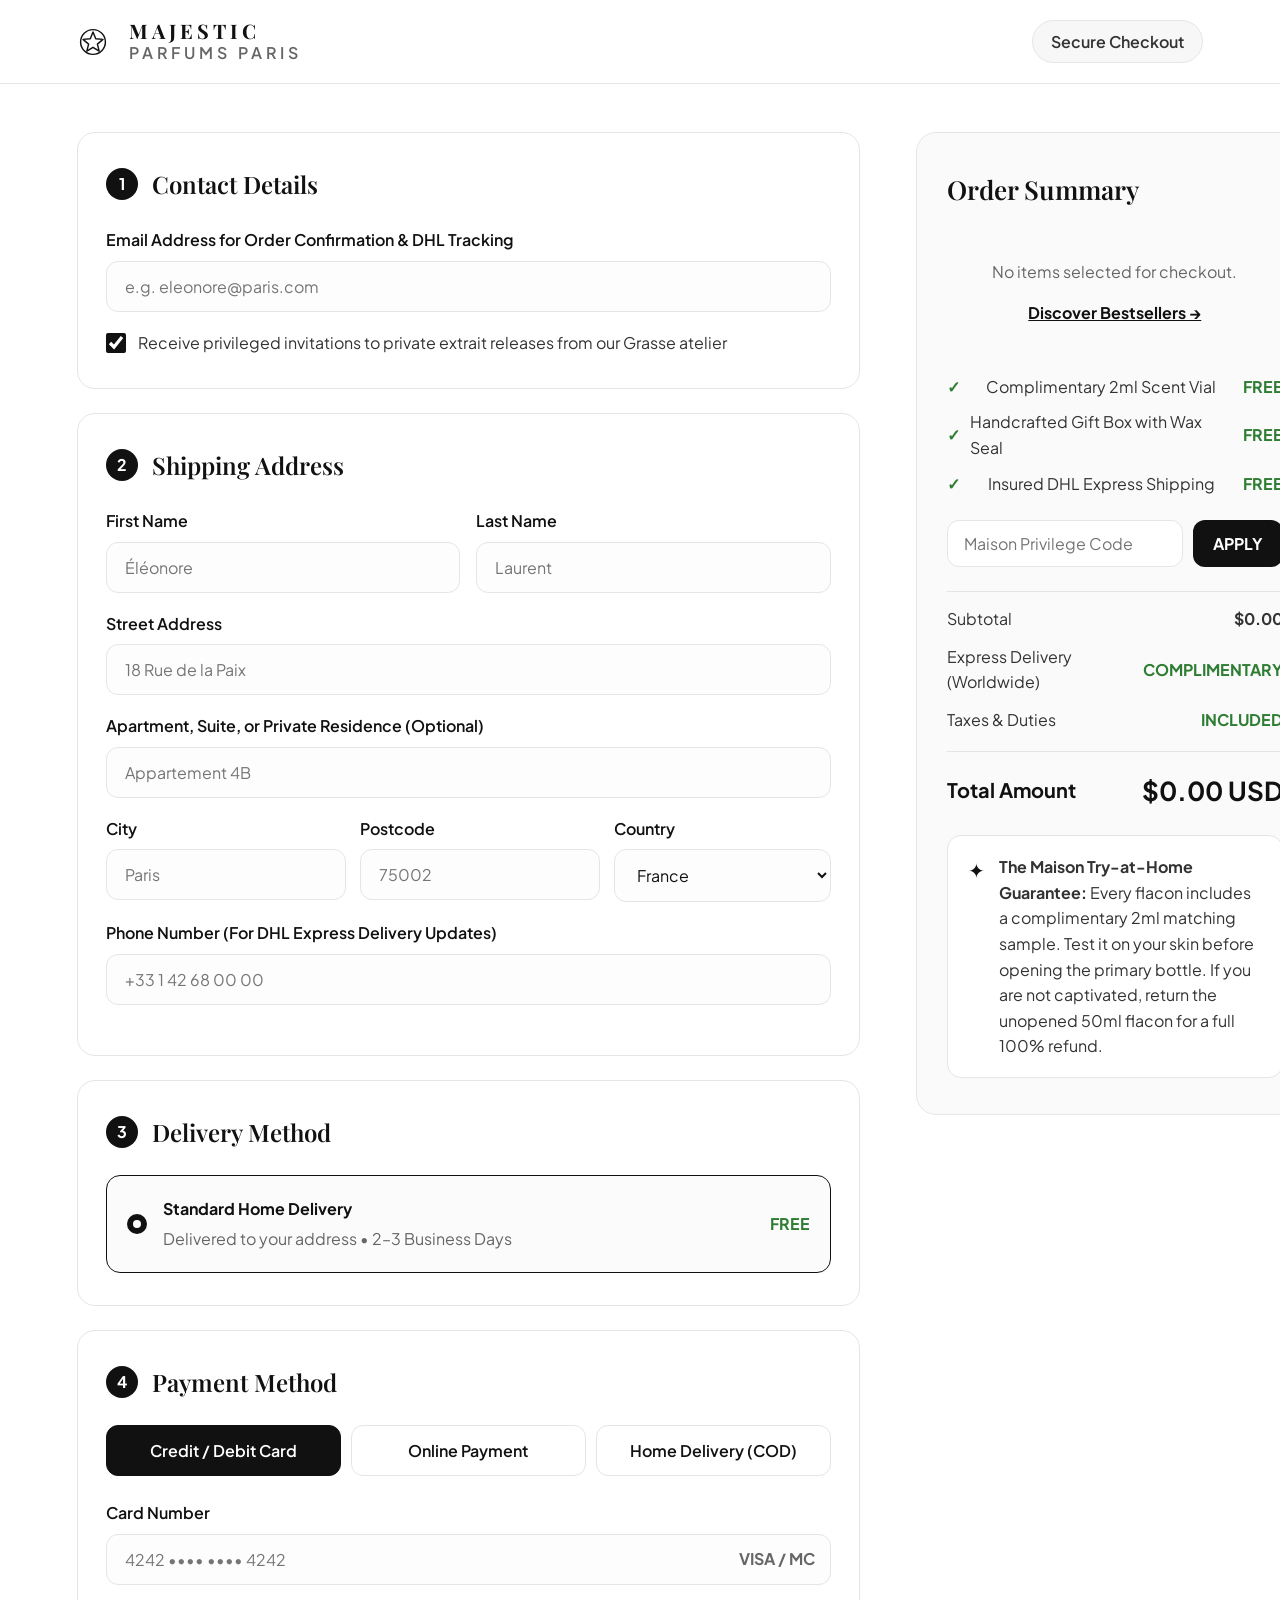
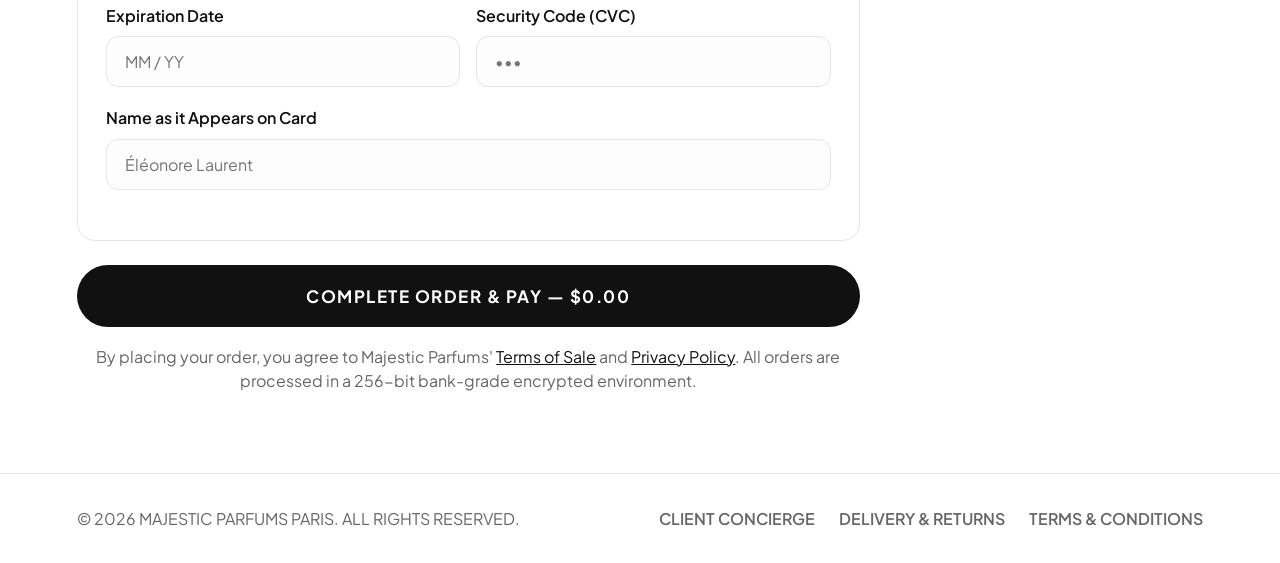
<file: checkout.html>
<!DOCTYPE html>
<html lang="en-GB">
<head>
  <meta charset="UTF-8" />
  <meta name="viewport" content="width=device-width, initial-scale=1.0" />
  <meta name="description" content="Secure Maison Checkout — Majestic Parfums Paris. Complete your order with complimentary express worldwide delivery." />
  <title>Maison Checkout | Majestic Parfums Paris</title>
  <link rel="preconnect" href="https://fonts.googleapis.com">
  <link rel="preconnect" href="https://fonts.gstatic.com" crossorigin>
  <link href="https://fonts.googleapis.com/css2?family=DM+Sans:ital,wght@0,400;0,500;0,600;0,700;1,400&family=Playfair+Display:ital,wght@0,400;0,500;0,600;0,700;1,400;1,600&family=Plus+Jakarta+Sans:wght@400;500;600;700&display=swap" rel="stylesheet">
  <link rel="stylesheet" href="style.css" />
</head>
<body class="checkout-page-body">

  <!-- CHECKOUT BRAND HEADER -->
  <header class="checkout-header">
    <div class="checkout-header-inner">
      <a class="brand" href="index.html" aria-label="Majestic Parfums home">
        <span class="brand-mark" aria-hidden="true">
          <svg viewBox="0 0 40 40" role="img">
            <circle cx="20" cy="20" r="15.5"></circle>
            <path d="M20 7.5 23.4 16l9.1.7-7 5.9 2.2 8.8-7.7-4.8-7.7 4.8 2.2-8.8-7-5.9 9.1-.7z"></path>
          </svg>
        </span>
        <span class="brand-copy">
          <span class="brand-name">MAJESTIC</span>
          <span class="brand-subtitle">PARFUMS PARIS</span>
        </span>
      </a>

      <div class="checkout-security-tag">
        <span>Secure Checkout</span>
      </div>
    </div>
  </header>

  <main class="checkout-main-wrap">
    <div class="checkout-container">

      <!-- LEFT COLUMN: PAYMENT & SHIPPING FORM -->
      <div class="checkout-form-col">
        <form id="checkoutPaymentForm" action="confirmation.html" method="GET">

          <!-- STEP 1: CONTACT INFORMATION -->
          <div class="checkout-step-block">
            <div class="step-title-row">
              <span class="step-num">1</span>
              <h2>Contact Details</h2>
            </div>
            <div class="form-group-single">
              <label for="checkoutEmail">Email Address for Order Confirmation & DHL Tracking</label>
              <input type="email" id="checkoutEmail" name="email" required placeholder="e.g. eleonore@paris.com" class="checkout-input" />
            </div>
            <label class="checkout-checkbox-label">
              <input type="checkbox" checked />
              <span>Receive privileged invitations to private extrait releases from our Grasse atelier</span>
            </label>
          </div>

          <!-- STEP 2: SHIPPING ADDRESS -->
          <div class="checkout-step-block">
            <div class="step-title-row">
              <span class="step-num">2</span>
              <h2>Shipping Address</h2>
            </div>

            <div class="form-row-two">
              <div class="form-group">
                <label for="firstName">First Name</label>
                <input type="text" id="firstName" name="firstName" required placeholder="Éléonore" class="checkout-input" />
              </div>
              <div class="form-group">
                <label for="lastName">Last Name</label>
                <input type="text" id="lastName" name="lastName" required placeholder="Laurent" class="checkout-input" />
              </div>
            </div>

            <div class="form-group-single">
              <label for="address">Street Address</label>
              <input type="text" id="address" name="address" required placeholder="18 Rue de la Paix" class="checkout-input" />
            </div>

            <div class="form-group-single">
              <label for="apartment">Apartment, Suite, or Private Residence (Optional)</label>
              <input type="text" id="apartment" placeholder="Appartement 4B" class="checkout-input" />
            </div>

            <div class="form-row-three">
              <div class="form-group">
                <label for="city">City</label>
                <input type="text" id="city" name="city" required placeholder="Paris" class="checkout-input" />
              </div>
              <div class="form-group">
                <label for="postalCode">Postcode</label>
                <input type="text" id="postalCode" name="postalCode" required placeholder="75002" class="checkout-input" />
              </div>
              <div class="form-group">
                <label for="country">Country</label>
                <select id="country" name="country" class="checkout-select">
                  <option value="France">France</option>
                  <option value="United States">United States</option>
                  <option value="United Kingdom">United Kingdom</option>
                  <option value="Switzerland">Switzerland</option>
                  <option value="Germany">Germany</option>
                  <option value="United Arab Emirates">United Arab Emirates</option>
                  <option value="Canada">Canada</option>
                  <option value="India">India</option>
                  <option value="Australia">Australia</option>
                </select>
              </div>
            </div>

            <div class="form-group-single">
              <label for="phone">Phone Number (For DHL Express Delivery Updates)</label>
              <input type="tel" id="phone" name="phone" required placeholder="+33 1 42 68 00 00" class="checkout-input" />
            </div>
          </div>

          <!-- STEP 3: SHIPPING METHOD -->
          <div class="checkout-step-block">
            <div class="step-title-row">
              <span class="step-num">3</span>
              <h2>Delivery Method</h2>
            </div>
            <div class="shipping-option-card selected">
              <div class="shipping-radio-circle"></div>
              <div class="shipping-info">
                <strong>Standard Home Delivery</strong>
                <span>Delivered to your address • 2–3 Business Days</span>
              </div>
              <span class="shipping-cost">FREE</span>
            </div>
          </div>

          <!-- STEP 4: PAYMENT METHOD -->
          <div class="checkout-step-block">
            <div class="step-title-row">
              <span class="step-num">4</span>
              <h2>Payment Method</h2>
            </div>

            <!-- PAYMENT TABS -->
            <div class="payment-tabs-row" role="tablist">
              <button type="button" class="pay-tab active" data-tab="card" role="tab" aria-selected="true">
                <span>Credit / Debit Card</span>
              </button>
              <button type="button" class="pay-tab" data-tab="express" role="tab" aria-selected="false">
                <span>Online Payment</span>
              </button>
              <button type="button" class="pay-tab" data-tab="klarna" role="tab" aria-selected="false">
                <span>Home Delivery (COD)</span>
              </button>
            </div>

            <!-- CREDIT CARD FIELDS -->
            <div class="payment-panel-content" id="cardPanel">
              <div class="form-group-single">
                <label for="cardNumber">Card Number</label>
                <div class="input-with-card-icons">
                  <input type="text" id="cardNumber" maxlength="19" required placeholder="4242 •••• •••• 4242" class="checkout-input" />
                  <span class="card-brand-tag">VISA / MC</span>
                </div>
              </div>

              <div class="form-row-two">
                <div class="form-group">
                  <label for="cardExpiry">Expiration Date</label>
                  <input type="text" id="cardExpiry" maxlength="5" required placeholder="MM / YY" class="checkout-input" />
                </div>
                <div class="form-group">
                  <label for="cardCvc">Security Code (CVC)</label>
                  <input type="password" id="cardCvc" maxlength="4" required placeholder="•••" class="checkout-input" />
                </div>
              </div>

              <div class="form-group-single">
                <label for="cardName">Name as it Appears on Card</label>
                <input type="text" id="cardName" required placeholder="Éléonore Laurent" class="checkout-input" />
              </div>
            </div>

            <!-- 1-CLICK PAY PANEL -->
            <div class="payment-panel-content" id="expressPanel" style="display: none;">
              <p class="express-note">Pay securely online via your preferred digital wallet or net banking:</p>
              <button type="submit" class="express-pay-btn">Pay Online Now</button>
            </div>

            <!-- HOME DELIVERY (COD) PANEL -->
            <div class="payment-panel-content" id="klarnaPanel" style="display: none;">
              <p class="express-note">Pay cash or card upon delivery at your doorstep. No advance payment required.</p>
            </div>
          </div>

          <!-- SUBMIT PAYMENT BUTTON -->
          <button type="submit" class="checkout-submit-btn" id="submitOrderBtn">
            
            <span>COMPLETE ORDER & PAY — $185.00</span>
          </button>

          <p class="checkout-disclaimer">
            By placing your order, you agree to Majestic Parfums' <a href="#">Terms of Sale</a> and <a href="#">Privacy Policy</a>. All orders are processed in a 256-bit bank-grade encrypted environment.
          </p>

        </form>
      </div>

      <!-- RIGHT COLUMN: ORDER SUMMARY -->
      <aside class="checkout-summary-col" aria-label="Order Summary">
        <div class="checkout-summary-card">
          <h3 class="summary-card-title">Order Summary</h3>

          <!-- ITEM ROW -->
          <div class="summary-item-row">
            <div class="summary-item-img-wrap">
              <img src="assets/normalized/perfume3.png" alt="Aurélia Nuit Dorée" class="summary-item-img" />
              <span class="summary-item-qty">1</span>
            </div>
            <div class="summary-item-desc">
              <h4>Aurélia Nuit Dorée</h4>
              <p>50 ML Flacon • Extrait de Parfum (24%)</p>
              <span class="summary-item-badge">Grasse Signature Edition</span>
            </div>
            <div class="summary-item-price">$185.00</div>
          </div>

          <!-- COMPLIMENTARY ADDITIONS INCLUDED -->
          <div class="summary-perks-list">
            <div class="perk-row">
              <span class="perk-check">✓</span>
              <span>Complimentary 2ml Scent Vial</span>
              <strong class="perk-free">FREE</strong>
            </div>
            <div class="perk-row">
              <span class="perk-check">✓</span>
              <span>Handcrafted Gift Box with Wax Seal</span>
              <strong class="perk-free">FREE</strong>
            </div>
            <div class="perk-row">
              <span class="perk-check">✓</span>
              <span>Insured DHL Express Shipping</span>
              <strong class="perk-free">FREE</strong>
            </div>
          </div>

          <!-- VOUCHER CODE FORM -->
          <div class="summary-voucher-wrap">
            <input type="text" id="voucherCodeInput" placeholder="Maison Privilege Code" class="voucher-input" />
            <button type="button" id="applyVoucherBtn" class="voucher-apply-btn">APPLY</button>
          </div>
          <div id="voucherFeedback" class="voucher-feedback" style="display: none;"></div>

          <!-- PRICE CALCULATION BREAKDOWN -->
          <div class="summary-breakdown">
            <div class="breakdown-row">
              <span>Subtotal</span>
              <strong id="summarySubtotal">$185.00</strong>
            </div>
            <div class="breakdown-row" id="discountRow" style="display: none;">
              <span>Privilege Discount (10%)</span>
              <strong id="discountAmount">-$18.50</strong>
            </div>
            <div class="breakdown-row">
              <span>Express Delivery (Worldwide)</span>
              <strong class="free-text">COMPLIMENTARY</strong>
            </div>
            <div class="breakdown-row">
              <span>Taxes & Duties</span>
              <strong class="free-text">INCLUDED</strong>
            </div>

            <hr class="summary-divider" />

            <div class="breakdown-total-row">
              <span>Total Amount</span>
              <strong id="summaryTotal">$185.00 USD</strong>
            </div>
          </div>

          <!-- MAISON EXPERIENCE SEAL -->
          <div class="maison-experience-box">
            <div class="seal-icon">✦</div>
            <p>
              <strong>The Maison Try-at-Home Guarantee:</strong> Every flacon includes a complimentary 2ml matching sample. Test it on your skin before opening the primary bottle. If you are not captivated, return the unopened 50ml flacon for a full 100% refund.
            </p>
          </div>
        </div>
      </aside>

    </div>
  </main>

  <!-- MINIMAL LUXURY FOOTER -->
  <footer class="checkout-footer">
    <div class="checkout-footer-inner">
      <p>© 2026 MAJESTIC PARFUMS PARIS. ALL RIGHTS RESERVED.</p>
      <div class="checkout-footer-links">
        <a href="#">CLIENT CONCIERGE</a>
        <a href="#">DELIVERY & RETURNS</a>
        <a href="#">TERMS & CONDITIONS</a>
      </div>
    </div>
  </footer>

  <script src="script.js"></script>
</body>
</html>
</file>
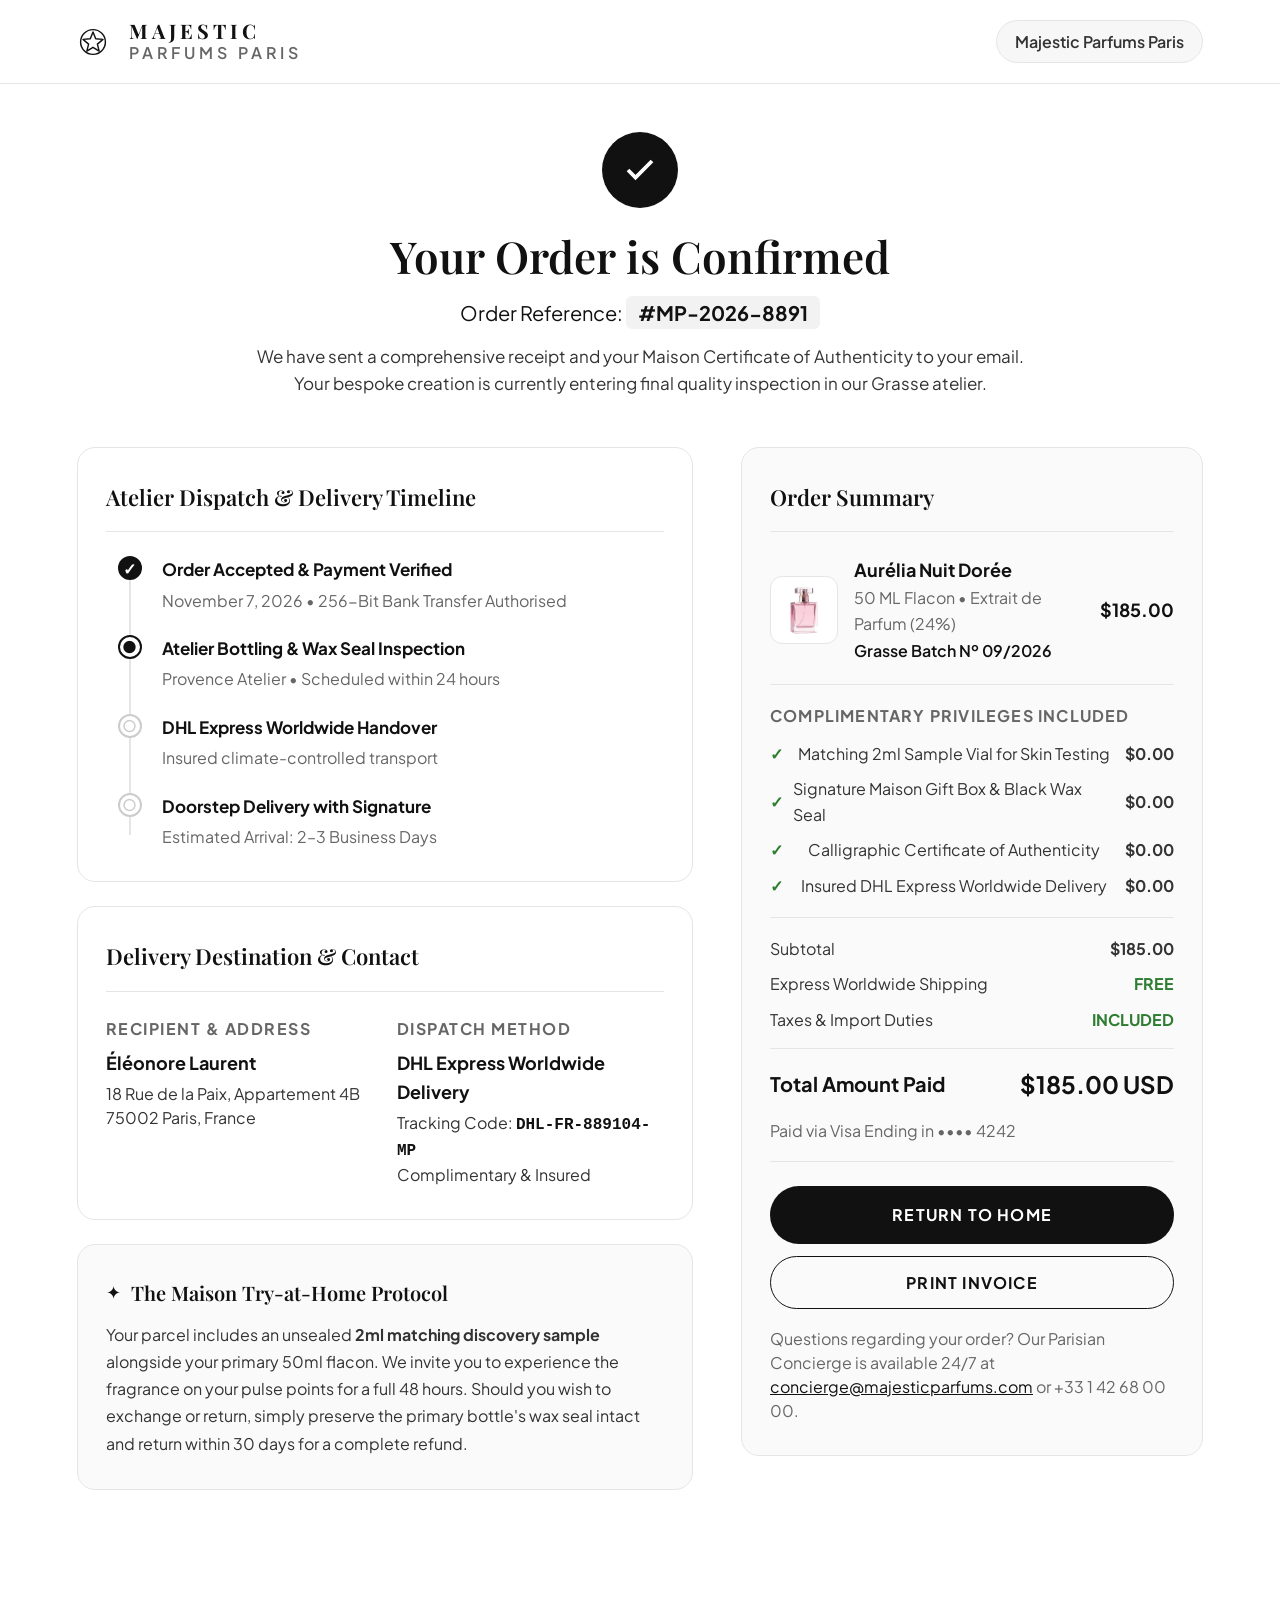
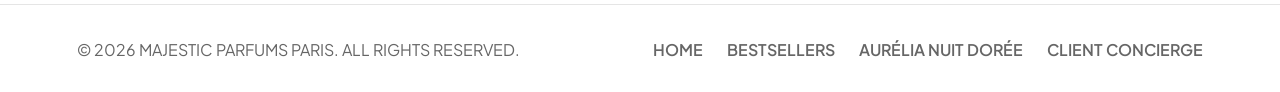
<file: confirmation.html>
<!DOCTYPE html>
<html lang="en-GB">
<head>
  <meta charset="UTF-8" />
  <meta name="viewport" content="width=device-width, initial-scale=1.0" />
  <meta name="description" content="Order Confirmation — Majestic Parfums Paris. Thank you for your order." />
  <title>Order Confirmed #MP-2026-8891 | Majestic Parfums Paris</title>
  <link rel="preconnect" href="https://fonts.googleapis.com">
  <link rel="preconnect" href="https://fonts.gstatic.com" crossorigin>
  <link href="https://fonts.googleapis.com/css2?family=DM+Sans:ital,wght@0,400;0,500;0,600;0,700;1,400&family=Playfair+Display:ital,wght@0,400;0,500;0,600;0,700;1,400;1,600&family=Plus+Jakarta+Sans:wght@400;500;600;700&display=swap" rel="stylesheet">
  <link rel="stylesheet" href="style.css" />
</head>
<body class="confirmation-page-body">

  <!-- MINIMAL LUXURY HEADER -->
  <header class="checkout-header">
    <div class="checkout-header-inner">
      <a class="brand" href="index.html" aria-label="Majestic Parfums home">
        <span class="brand-mark" aria-hidden="true">
          <svg viewBox="0 0 40 40" role="img">
            <circle cx="20" cy="20" r="15.5"></circle>
            <path d="M20 7.5 23.4 16l9.1.7-7 5.9 2.2 8.8-7.7-4.8-7.7 4.8 2.2-8.8-7-5.9 9.1-.7z"></path>
          </svg>
        </span>
        <span class="brand-copy">
          <span class="brand-name">MAJESTIC</span>
          <span class="brand-subtitle">PARFUMS PARIS</span>
        </span>
      </a>

      <div class="checkout-security-tag">
        <span>Majestic Parfums Paris</span>
      </div>
    </div>
  </header>

  <main class="confirmation-main-wrap">
    <div class="confirmation-container">

      <!-- SUCCESS BANNER -->
      <div class="confirmation-hero-card">
        <div class="confirmation-icon-circle">
          <svg viewBox="0 0 24 24" aria-hidden="true" class="check-svg">
            <polyline points="20 6 9 17 4 12"></polyline>
          </svg>
        </div>
        <h1 class="confirmation-title">Your Order is Confirmed</h1>
        <p class="confirmation-subtitle">
          Order Reference: <strong class="order-ref-code">#MP-2026-8891</strong>
        </p>
        <p class="confirmation-desc">
          We have sent a comprehensive receipt and your Maison Certificate of Authenticity to your email. Your bespoke creation is currently entering final quality inspection in our Grasse atelier.
        </p>
      </div>

      <!-- TWO COLUMN ORDER DETAILS -->
      <div class="confirmation-grid">

        <!-- LEFT COLUMN: SHIPMENT & ATELIER TIMELINE -->
        <div class="confirmation-info-col">

          <!-- DISPATCH TIMELINE -->
          <div class="confirm-card">
            <div class="confirm-card-header">
              <h2>Atelier Dispatch & Delivery Timeline</h2>
            </div>

            <div class="order-timeline-tracker">
              <div class="timeline-step completed">
                <div class="timeline-marker">✓</div>
                <div class="timeline-content">
                  <strong>Order Accepted & Payment Verified</strong>
                  <span>November 7, 2026 • 256-Bit Bank Transfer Authorised</span>
                </div>
              </div>

              <div class="timeline-step in-progress">
                <div class="timeline-marker">●</div>
                <div class="timeline-content">
                  <strong>Atelier Bottling & Wax Seal Inspection</strong>
                  <span>Provence Atelier • Scheduled within 24 hours</span>
                </div>
              </div>

              <div class="timeline-step pending">
                <div class="timeline-marker">○</div>
                <div class="timeline-content">
                  <strong>DHL Express Worldwide Handover</strong>
                  <span>Insured climate-controlled transport</span>
                </div>
              </div>

              <div class="timeline-step pending">
                <div class="timeline-marker">○</div>
                <div class="timeline-content">
                  <strong>Doorstep Delivery with Signature</strong>
                  <span>Estimated Arrival: 2–3 Business Days</span>
                </div>
              </div>
            </div>
          </div>

          <!-- SHIPPING & RECIPIENT INFORMATION -->
          <div class="confirm-card">
            <div class="confirm-card-header">
              <h2>Delivery Destination & Contact</h2>
            </div>

            <div class="destination-details-grid">
              <div class="dest-block">
                <span class="dest-label">RECIPIENT & ADDRESS</span>
                <p class="dest-name" id="confirmCustomerName">Éléonore Laurent</p>
                <p class="dest-line" id="confirmAddress">18 Rue de la Paix, Appartement 4B</p>
                <p class="dest-line" id="confirmCityZip">75002 Paris, France</p>
              </div>

              <div class="dest-block">
                <span class="dest-label">DISPATCH METHOD</span>
                <p class="dest-name">DHL Express Worldwide Delivery</p>
                <p class="dest-line">Tracking Code: <strong class="tracking-number">DHL-FR-889104-MP</strong></p>
                <p class="dest-line">Complimentary & Insured</p>
              </div>
            </div>
          </div>

          <!-- THE MAISON TRY-AT-HOME RITUAL REMINDER -->
          <div class="confirm-card ritual-box">
            <div class="ritual-header">
              <span class="ritual-icon">✦</span>
              <h3>The Maison Try-at-Home Protocol</h3>
            </div>
            <p class="ritual-text">
              Your parcel includes an unsealed <strong>2ml matching discovery sample</strong> alongside your primary 50ml flacon. We invite you to experience the fragrance on your pulse points for a full 48 hours. Should you wish to exchange or return, simply preserve the primary bottle's wax seal intact and return within 30 days for a complete refund.
            </p>
          </div>

        </div>

        <!-- RIGHT COLUMN: ITEM SUMMARY & PAYMENT PROOF -->
        <div class="confirmation-summary-col">
          <div class="confirm-card summary-card">
            <div class="confirm-card-header">
              <h2>Order Summary</h2>
            </div>

            <!-- PURCHASED PRODUCT ITEMS CONTAINER (POPULATED DYNAMICALLY) -->
            <div class="confirm-items-container" id="confirmItemsContainer">
              <div class="confirm-item-row">
                <img src="assets/product-rose-bottle.png" alt="Aurélia Nuit Dorée" class="confirm-item-img" />
                <div class="confirm-item-details">
                  <h3 class="confirm-item-name">Aurélia Nuit Dorée</h3>
                  <p class="confirm-item-meta">50 ML Flacon • Extrait de Parfum (24%)</p>
                  <span class="confirm-item-edition">Grasse Batch Nº 09/2026</span>
                </div>
                <div class="confirm-item-price">$185.00</div>
              </div>
            </div>

            <!-- COMPLIMENTARY PRIVILEGES -->
            <div class="confirm-privileges-block">
              <span class="privilege-title">COMPLIMENTARY PRIVILEGES INCLUDED</span>
              <ul class="privileges-list">
                <li>
                  <span class="p-check">✓</span>
                  <span>Matching 2ml Sample Vial for Skin Testing</span>
                  <strong>$0.00</strong>
                </li>
                <li>
                  <span class="p-check">✓</span>
                  <span>Signature Maison Gift Box & Black Wax Seal</span>
                  <strong>$0.00</strong>
                </li>
                <li>
                  <span class="p-check">✓</span>
                  <span>Calligraphic Certificate of Authenticity</span>
                  <strong>$0.00</strong>
                </li>
                <li>
                  <span class="p-check">✓</span>
                  <span>Insured DHL Express Worldwide Delivery</span>
                  <strong>$0.00</strong>
                </li>
              </ul>
            </div>

            <!-- FINANCIAL TOTAL -->
            <div class="confirm-breakdown">
              <div class="c-row">
                <span>Subtotal</span>
                <strong id="confirmSubtotal">$185.00</strong>
              </div>
              <div class="c-row" id="confirmDiscountRow" style="display: none;">
                <span>Privilege Discount</span>
                <strong id="confirmDiscount" style="color: #c98e3b;">-$0.00</strong>
              </div>
              <div class="c-row">
                <span>Express Worldwide Shipping</span>
                <strong class="free-text">FREE</strong>
              </div>
              <div class="c-row">
                <span>Taxes & Import Duties</span>
                <strong class="free-text">INCLUDED</strong>
              </div>

              <hr class="summary-divider" />

              <div class="c-row-total">
                <span>Total Amount Paid</span>
                <strong class="paid-amount" id="confirmTotalPaid">$185.00 USD</strong>
              </div>
              <span class="payment-method-stamp">Paid via Visa Ending in •••• 4242</span>
            </div>

            <!-- ACTION BUTTONS -->
            <div class="confirmation-actions">
              <a href="index.html#best-of-month" class="confirm-primary-btn">
                RETURN TO HOME
              </a>
              <button type="button" class="confirm-secondary-btn" onclick="window.print()">
                PRINT INVOICE
              </button>
            </div>

            <!-- CONCIERGE ASSISTANCE NOTE -->
            <div class="concierge-help-note">
              <p>
                Questions regarding your order? Our Parisian Concierge is available 24/7 at <a href="mailto:concierge@majesticparfums.com">concierge@majesticparfums.com</a> or +33 1 42 68 00 00.
              </p>
            </div>

          </div>
        </div>

      </div>

    </div>
  </main>

  <!-- LUXURY FOOTER -->
  <footer class="checkout-footer">
    <div class="checkout-footer-inner">
      <p>© 2026 MAJESTIC PARFUMS PARIS. ALL RIGHTS RESERVED.</p>
      <div class="checkout-footer-links">
        <a href="index.html">HOME</a>
        <a href="index.html#best-of-month">BESTSELLERS</a>
        <a href="product.html">AURÉLIA NUIT DORÉE</a>
        <a href="#">CLIENT CONCIERGE</a>
      </div>
    </div>
  </footer>

  <script src="script.js"></script>
</body>
</html>
</file>
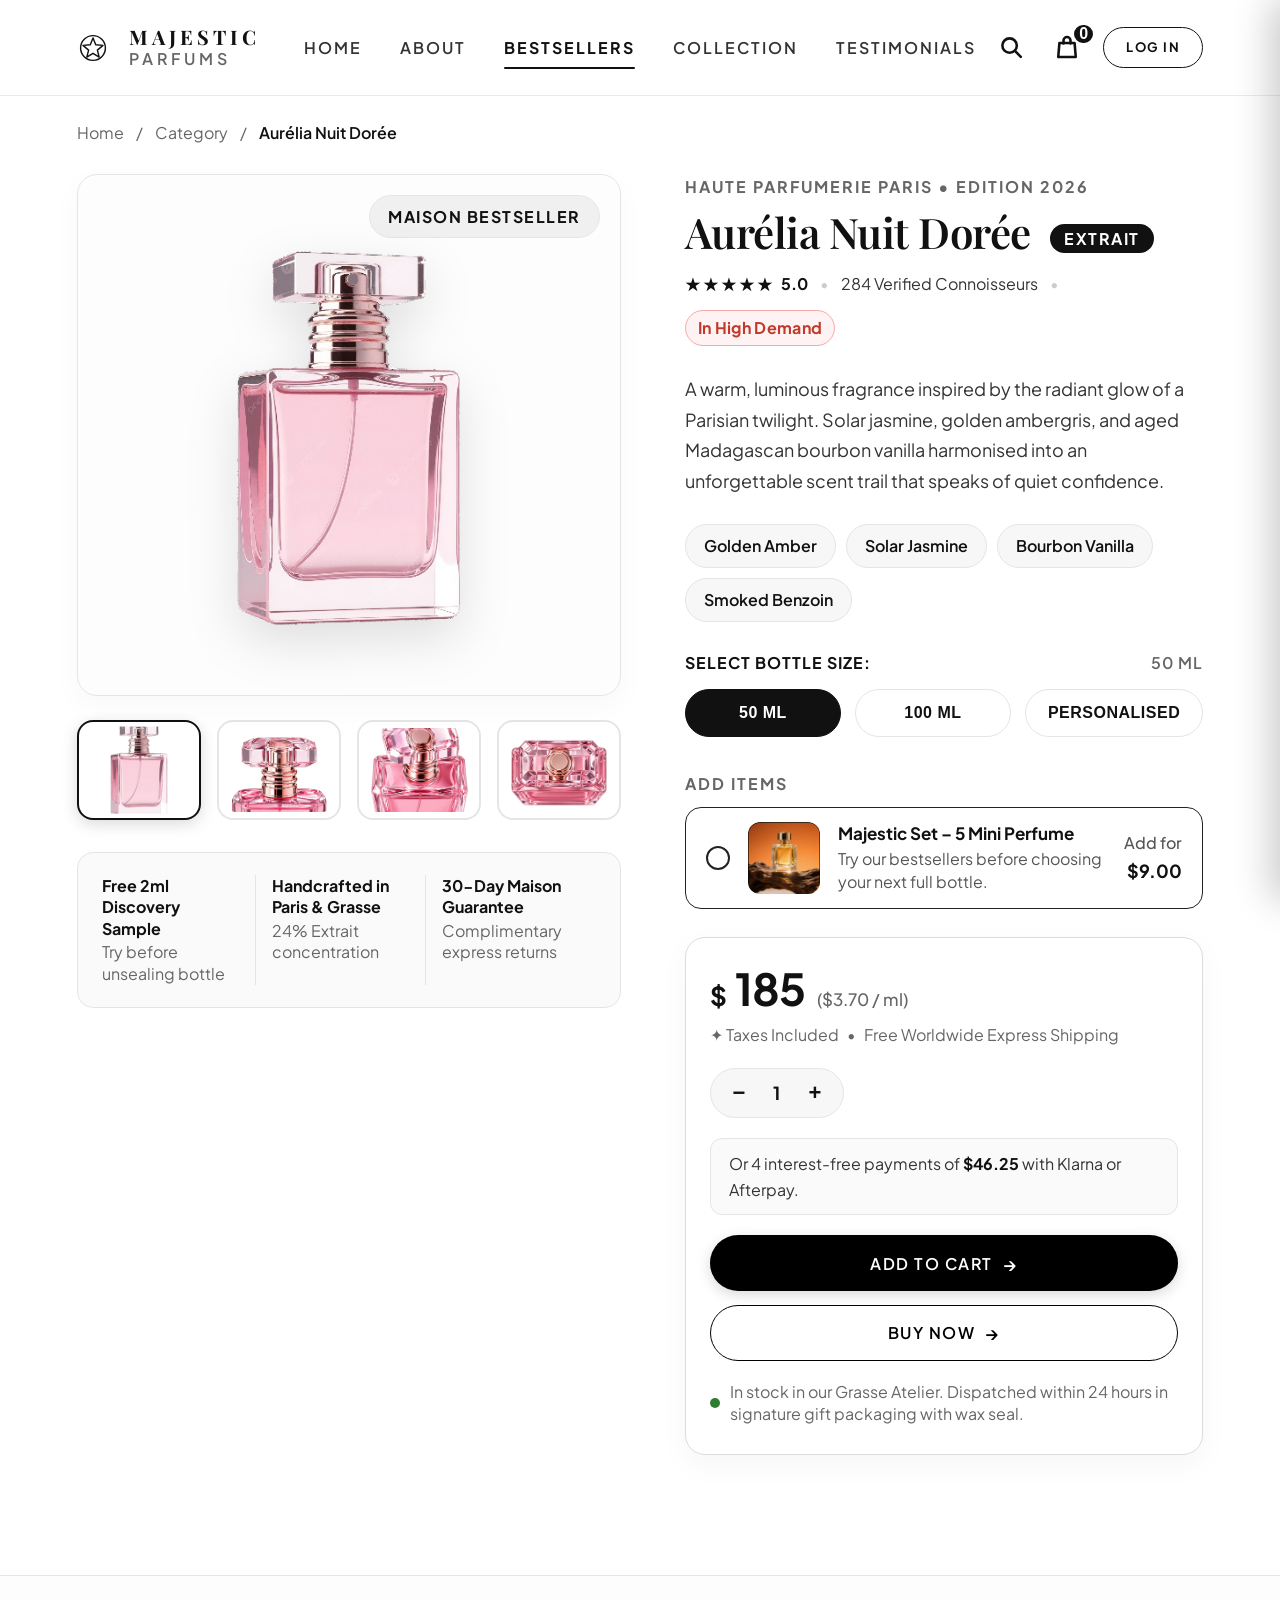
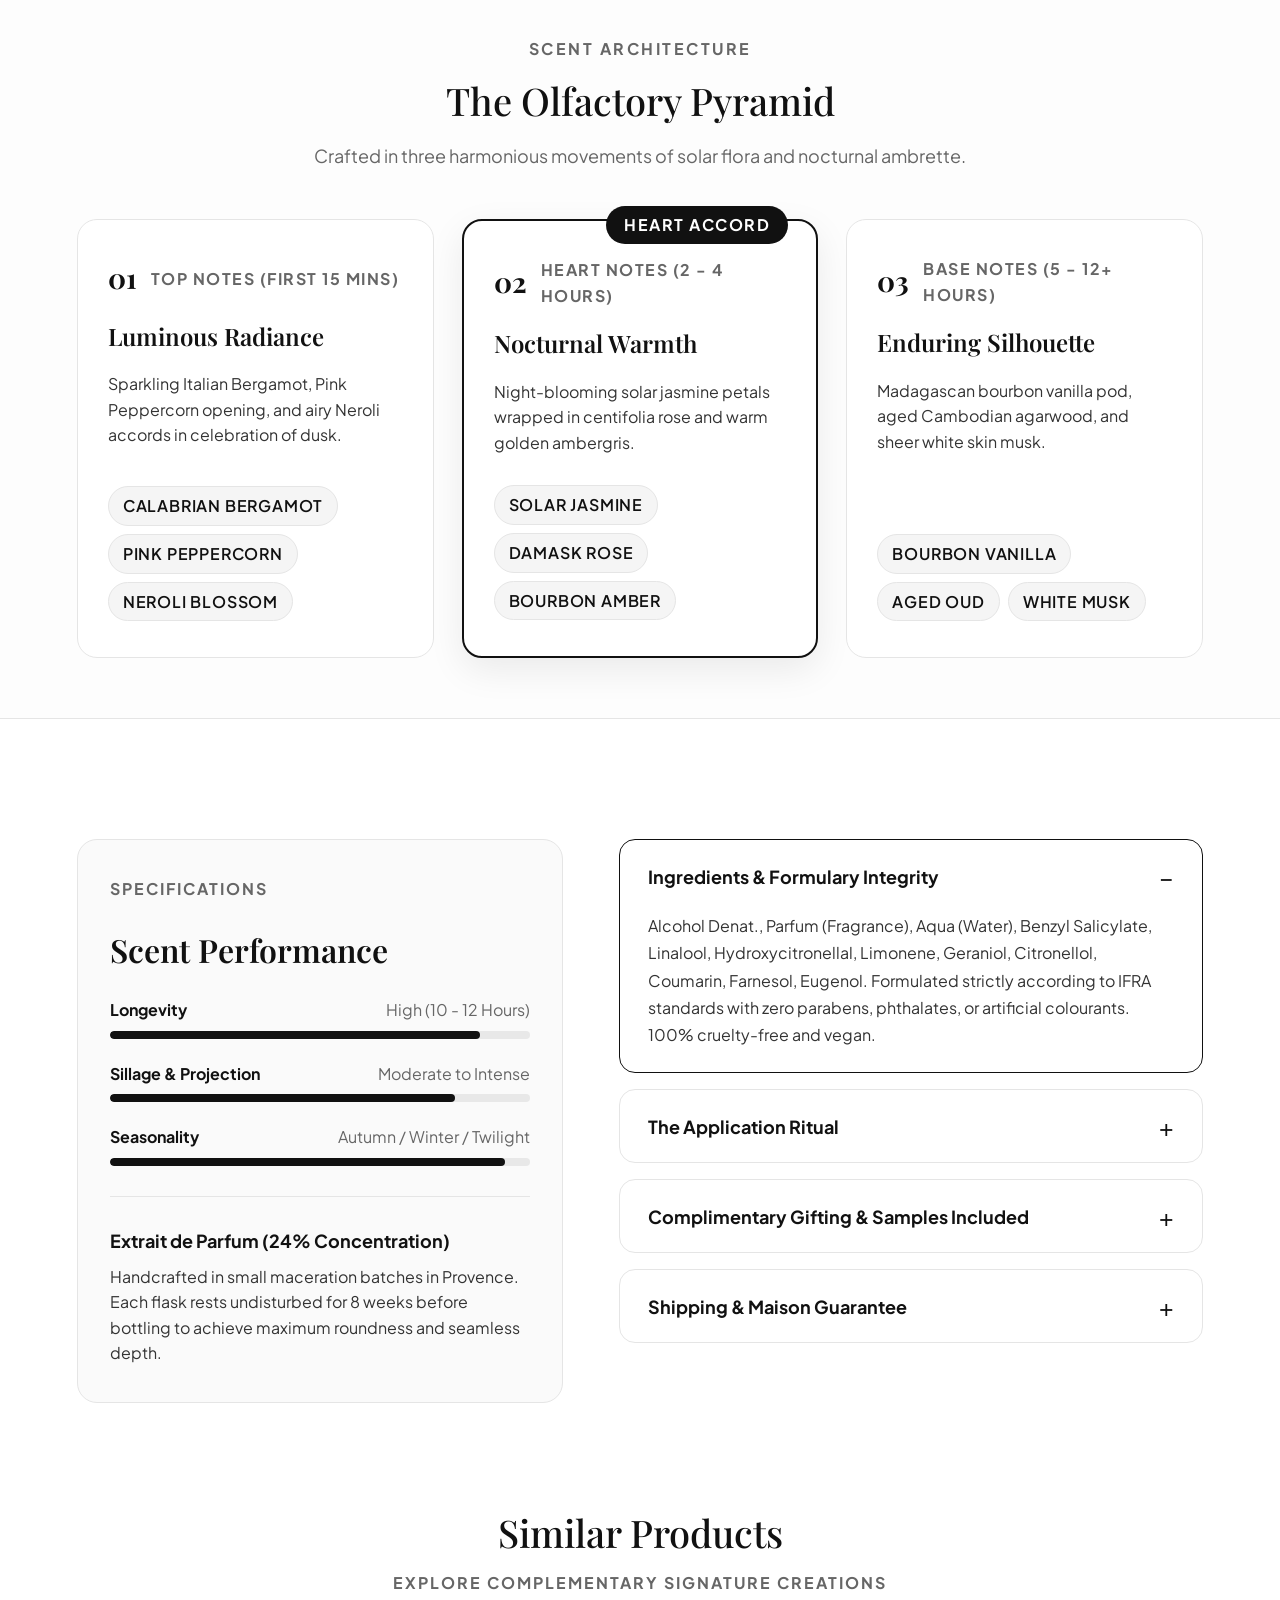
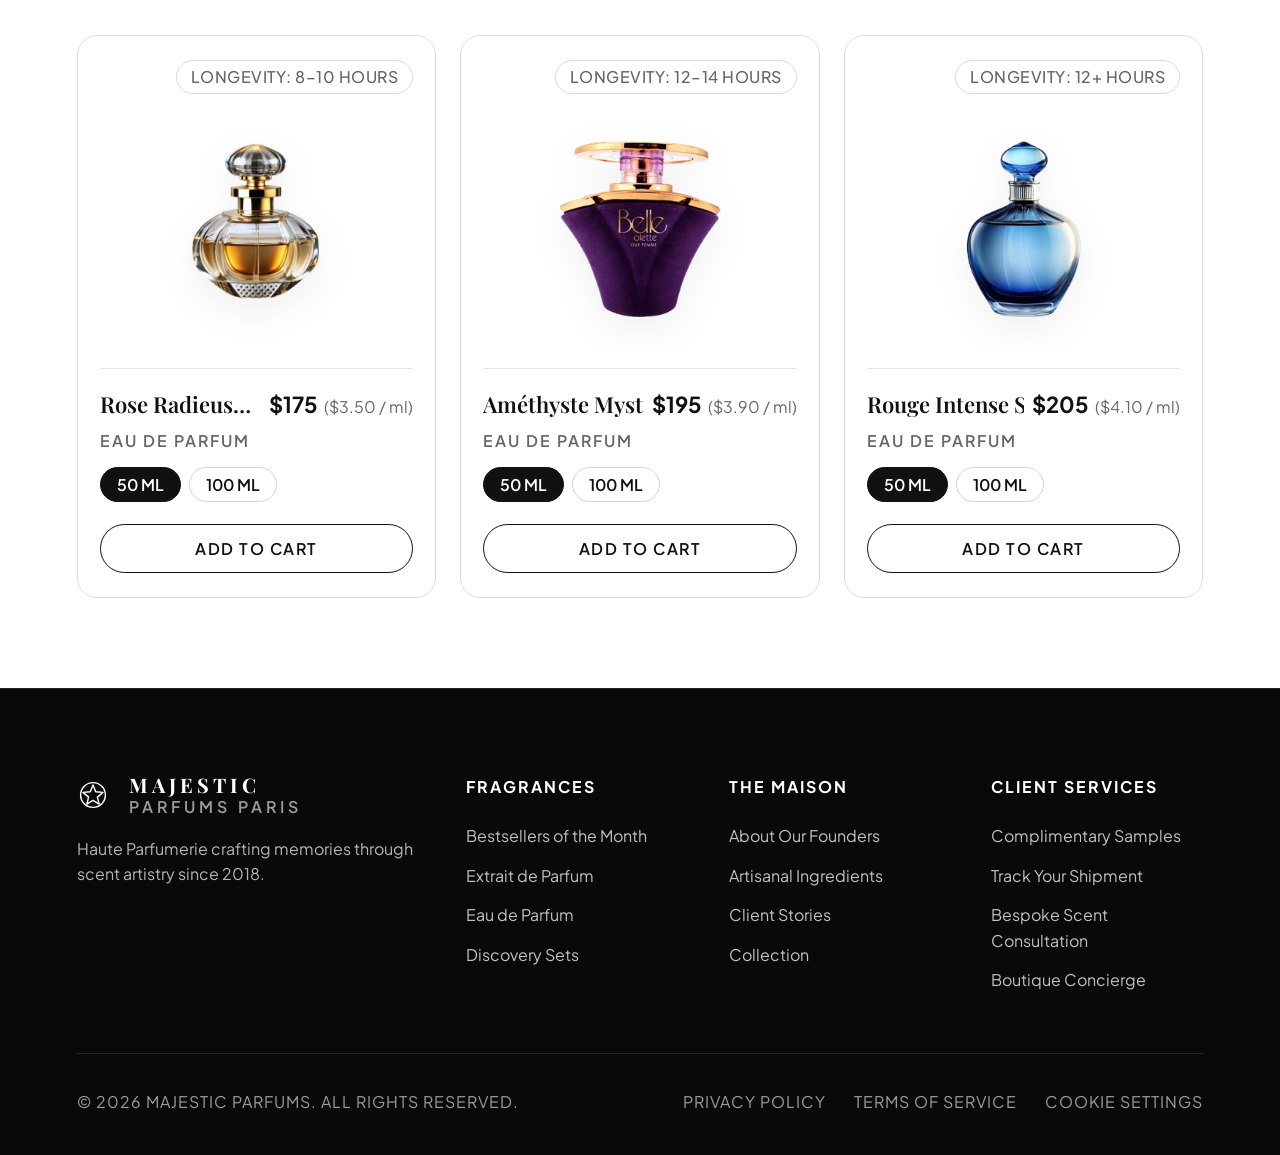
<file: product.html>
<!DOCTYPE html>
<html lang="en-GB">
<head>
  <meta charset="UTF-8" />
  <meta name="viewport" content="width=device-width, initial-scale=1.0" />
  <meta name="description" content="Aurélia Nuit Dorée — Extrait de Parfum. A warm, luminous signature fragrance of solar jasmine, golden amber, and Madagascan bourbon vanilla." />
  <title>Aurélia Nuit Dorée — Extrait de Parfum | Majestic Parfums</title>
  <link rel="preconnect" href="https://fonts.googleapis.com">
  <link rel="preconnect" href="https://fonts.gstatic.com" crossorigin>
  <link href="https://fonts.googleapis.com/css2?family=DM+Sans:ital,wght@0,400;0,500;0,600;0,700;1,400&family=Playfair+Display:ital,wght@0,400;0,500;0,600;0,700;1,400;1,600&family=Plus+Jakarta+Sans:wght@400;500;600;700&display=swap" rel="stylesheet">
  <link rel="stylesheet" href="style.css" />
</head>
<body class="product-page-body">

  <!-- SITE HEADER (IDENTICAL NAVIGATION AS HOME PAGE) -->
  <header class="site-header">
    <a class="brand" href="index.html" aria-label="Majestic Parfums home">
      <span class="brand-mark" aria-hidden="true">
        <svg viewBox="0 0 40 40" role="img">
          <circle cx="20" cy="20" r="15.5"></circle>
          <path d="M20 7.5 23.4 16l9.1.7-7 5.9 2.2 8.8-7.7-4.8-7.7 4.8 2.2-8.8-7-5.9 9.1-.7z"></path>
        </svg>
      </span>
      <span class="brand-copy">
        <span class="brand-name">MAJESTIC</span>
        <span class="brand-subtitle">PARFUMS</span>
      </span>
    </a>

    <button class="menu-toggle" aria-label="Toggle navigation" aria-expanded="false">
      <span></span><span></span><span></span>
    </button>

    <nav class="main-nav" aria-label="Main navigation">
      <a href="index.html">HOME</a>
      <a href="index.html#about">ABOUT</a>
      <a class="active" href="index.html#best-of-month">BESTSELLERS</a>
      <a href="index.html#shop">COLLECTION</a>
      <a href="index.html#testimonials">TESTIMONIALS</a>
    </nav>

    <div class="header-actions">
      <button class="icon-button search-button" aria-label="Search fragrances" title="Search fragrances">
        <svg viewBox="0 0 24 24" aria-hidden="true"><circle cx="10.8" cy="10.8" r="6.2"></circle><path d="m15.4 15.4 5 5"></path></svg>
      </button>
      <button class="icon-button bag-button" aria-label="Shopping bag" title="Shopping Bag">
        <svg viewBox="0 0 24 24" aria-hidden="true"><path d="M5.5 8.5h13l1 12h-15z"></path><path d="M9 9V6.5a3 3 0 0 1 6 0V9"></path></svg>
        <span class="bag-count">0</span>
      </button>

      <!-- LOGGED-OUT BUTTON -->
      <a href="auth.html" class="nav-auth-btn" id="navLoginBtn">LOG IN</a>

      <!-- LOGGED-IN ACCOUNT DROPDOWN WRAPPER -->
      <div class="nav-account-wrap" id="navAccountWrap" style="display: none;">
        <button type="button" class="nav-account-btn" id="navAccountBtn" aria-expanded="false" aria-haspopup="true">
          <span class="nav-account-avatar" id="navAvatarInitials">EL</span>
          <span class="nav-account-name" id="navAccountName">Éléonore</span>
          <svg class="dropdown-chevron" viewBox="0 0 24 24"><path d="m6 9 6 6 6-6"></path></svg>
        </button>

        <!-- LUXURY ACCOUNT DROPDOWN CARD -->
        <div class="nav-account-dropdown" id="navAccountDropdown">
          <div class="account-dropdown-header">
            <div class="dropdown-avatar-large" id="dropdownAvatarLarge">EL</div>
            <div class="dropdown-user-info">
              <span class="dropdown-user-name" id="dropdownUserName">Éléonore Laurent</span>
              <span class="dropdown-user-email" id="dropdownUserEmail">eleonore.laurent@parfums.fr</span>
              <span class="dropdown-user-tier">✦ Connoisseur Tier</span>
            </div>
          </div>

          <ul class="account-dropdown-menu">
            <li>
              <a href="profile.html#profile">
                <svg class="dropdown-menu-icon" viewBox="0 0 24 24"><path d="M20 21v-2a4 4 0 0 0-4-4H8a4 4 0 0 0-4 4v2"></path><circle cx="12" cy="7" r="4"></circle></svg>
                <span>My Profile</span>
              </a>
            </li>
            <li>
              <a href="profile.html#orders">
                <svg class="dropdown-menu-icon" viewBox="0 0 24 24"><path d="M6 2 3 6v14a2 2 0 0 0 2 2h14a2 2 0 0 0 2-2V6l-3-4z"></path><line x1="3" y1="6" x2="21" y2="6"></line><path d="M16 10a4 4 0 0 1-8 0"></path></svg>
                <span>My Orders</span>
              </a>
            </li>
            <li>
              <a href="profile.html#wishlist">
                <svg class="dropdown-menu-icon" viewBox="0 0 24 24"><path d="M20.84 4.61a5.5 5.5 0 0 0-7.78 0L12 5.67l-1.06-1.06a5.5 5.5 0 0 0-7.78 7.78l1.06 1.06L12 21.23l7.78-7.78 1.06-1.06a5.5 5.5 0 0 0 0-7.78z"></path></svg>
                <span>Wishlist / Favorites</span>
              </a>
            </li>
            <li>
              <a href="profile.html#addresses">
                <svg class="dropdown-menu-icon" viewBox="0 0 24 24"><path d="M21 10c0 7-9 13-9 13s-9-6-9-13a9 9 0 0 1 18 0z"></path><circle cx="12" cy="10" r="3"></circle></svg>
                <span>Saved Addresses</span>
              </a>
            </li>
            <li>
              <a href="profile.html#payments">
                <svg class="dropdown-menu-icon" viewBox="0 0 24 24"><rect x="1" y="4" width="22" height="16" rx="2" ry="2"></rect><line x1="1" y1="10" x2="23" y2="10"></line></svg>
                <span>Payment Methods</span>
              </a>
            </li>
            <li>
              <a href="profile.html#notifications">
                <svg class="dropdown-menu-icon" viewBox="0 0 24 24"><path d="M18 8A6 6 0 0 0 6 8c0 7-3 9-3 9h18s-3-2-3-9"></path><path d="M13.73 21a2 2 0 0 1-3.46 0"></path></svg>
                <span>Notifications</span>
                <span class="menu-badge">2</span>
              </a>
            </li>
            <li>
              <a href="profile.html#settings">
                <svg class="dropdown-menu-icon" viewBox="0 0 24 24"><circle cx="12" cy="12" r="3"></circle><path d="M19.4 15a1.65 1.65 0 0 0 .33 1.82l.06.06a2 2 0 1 1 0 2.83 2 2 0 0 1-2.83 0l-.06-.06a1.65 1.65 0 0 0-1.82-.33 1.65 1.65 0 0 0-1 1.51V21a2 2 0 0 1-2 2 2 2 0 0 1-2-2v-.09A1.65 1.65 0 0 0 9 19.4a1.65 1.65 0 0 0-1.82.33l-.06.06a2 2 0 1 1-2.83-2.83l.06-.06a1.65 1.65 0 0 0 .33-1.82 1.65 1.65 0 0 0-1.51-1H3a2 2 0 1 1-2-2 2 2 0 0 1 2-2h.09A1.65 1.65 0 0 0 4.6 9a1.65 1.65 0 0 0-.33-1.82l-.06-.06a2 2 0 1 1 2.83-2.83l.06.06a1.65 1.65 0 0 0 1.82.33H9a1.65 1.65 0 0 0 1-1.51V3a2 2 0 0 1 2-2 2 2 0 0 1 2 2v.09a1.65 1.65 0 0 0 1 1.51 1.65 1.65 0 0 0 1.82-.33l.06-.06a2 2 0 1 1 2.83 0 2 2 0 0 1 0 2.83l-.06.06a1.65 1.65 0 0 0-.33 1.82V9a1.65 1.65 0 0 0 1.51 1H21a2 2 0 0 1 2 2 2 2 0 0 1-2 2h-.09a1.65 1.65 0 0 0-1.51 1z"></path></svg>
                <span>Settings</span>
              </a>
            </li>
            <div class="account-dropdown-divider"></div>
            <li>
              <button type="button" class="account-dropdown-logout" id="dropdownLogoutBtn">
                <svg class="dropdown-menu-icon" viewBox="0 0 24 24"><path d="M9 21H5a2 2 0 0 1-2-2V5a2 2 0 0 1 2-2h4"></path><polyline points="16 17 21 12 16 7"></polyline><line x1="21" y1="12" x2="9" y2="12"></line></svg>
                <span>Log Out</span>
              </button>
            </li>
          </ul>
        </div>
      </div>
    </div>
  </header>

  <!-- SEARCH OVERLAY BAR -->
  <div class="search-overlay" id="searchOverlay" aria-label="Fragrance Search">
    <div class="search-overlay-inner">
      <div class="search-input-box">
        <svg class="search-input-icon" viewBox="0 0 24 24"><circle cx="10.8" cy="10.8" r="6.2"></circle><path d="m15.4 15.4 5 5"></path></svg>
        <input type="text" id="fragranceSearchInput" class="search-input" placeholder="Search (e.g. mens perfume, womens perfume, woody, floral)..." autocomplete="off" />
        <button class="search-clear-btn" id="searchCloseBtn" aria-label="Close search">✕</button>
      </div>
      <div class="search-quick-categories">
        <span class="quick-cat-label">QUICK CATEGORIES:</span>
        <button type="button" class="quick-cat-btn" data-category="him">Men's Perfume (For Him)</button>
        <button type="button" class="quick-cat-btn" data-category="her">Women's Perfume (For Her)</button>
        <button type="button" class="quick-cat-btn" data-category="unisex">Unisex</button>
        <button type="button" class="quick-cat-btn" data-category="woody">Woody</button>
        <button type="button" class="quick-cat-btn" data-category="fresh">Fresh</button>
        <button type="button" class="quick-cat-btn" data-category="floral">Floral</button>
        <button type="button" class="quick-cat-btn" data-category="oriental">Oriental</button>
        <button type="button" class="quick-cat-btn" data-category="long-lasting">Long Lasting</button>
      </div>
    </div>
  </div>

  <main>
    <!-- BREADCRUMB NAVIGATION -->
    <nav class="product-breadcrumb-wrap" aria-label="Breadcrumb">
      <ol class="product-breadcrumb">
        <li><a href="index.html">Home</a></li>
        <li><span>/</span></li>
        <li><a href="index.html#best-of-month">Category</a></li>
        <li><span>/</span></li>
        <li aria-current="page">Aurélia Nuit Dorée</li>
      </ol>
    </nav>

    <!-- MAIN PRODUCT DISPLAY (GALLERY + PURCHASE PANEL) -->
    <section class="product-hero-section" id="productHero" aria-label="Product Details">
      <div class="product-hero-grid">

        <!-- LEFT COLUMN: INTERACTIVE PRODUCT GALLERY -->
        <div class="product-gallery-col">
          <div class="product-main-image-card">
            <span class="gallery-badge">MAISON BESTSELLER</span>
            <img id="mainProductImg" src="assets/product-rose-bottle.png" alt="Rose Radieuse Luxury Perfume Flacon" class="main-display-img" />
          </div>

          <!-- 4 INTERACTIVE THUMBNAILS (WORKING IMAGE CHANGER) -->
          <div class="product-thumbnails-row" role="tablist" aria-label="Product Image Views">
            <button type="button" class="thumb-btn active" role="tab" aria-selected="true" data-img="assets/product-rose-bottle.png" aria-label="Full crystal flacon view">
              <img src="assets/product-rose-bottle.png" alt="Full Flacon View" />
            </button>
            <button type="button" class="thumb-btn" role="tab" aria-selected="false" data-img="assets/product-rose-front.png" aria-label="Front flacon view">
              <img src="assets/product-rose-front.png" alt="Front View" />
            </button>
            <button type="button" class="thumb-btn" role="tab" aria-selected="false" data-img="assets/product-rose-angle.png" aria-label="Perspective flacon view">
              <img src="assets/product-rose-angle.png" alt="Perspective View" />
            </button>
            <button type="button" class="thumb-btn" role="tab" aria-selected="false" data-img="assets/product-rose-top.png" aria-label="Top crystal facet view">
              <img src="assets/product-rose-top.png" alt="Top View" />
            </button>
          </div>

          <!-- TRUST & CRAFTSMANSHIP BADGES (WITHOUT ICONS) -->
          <div class="product-trust-badges">
            <div class="trust-badge-item">
              <div class="trust-badge-text">
                <strong>Free 2ml Discovery Sample</strong>
                <span>Try before unsealing bottle</span>
              </div>
            </div>
            <div class="trust-badge-item">
              <div class="trust-badge-text">
                <strong>Handcrafted in Paris & Grasse</strong>
                <span>24% Extrait concentration</span>
              </div>
            </div>
            <div class="trust-badge-item">
              <div class="trust-badge-text">
                <strong>30-Day Maison Guarantee</strong>
                <span>Complimentary express returns</span>
              </div>
            </div>
          </div>
        </div>

        <!-- RIGHT COLUMN: PRODUCT DETAILS & UPGRADED PURCHASE PANEL -->
        <div class="product-info-col">
          <div class="product-title-header">
            <div class="product-subtitle-tag">HAUTE PARFUMERIE PARIS • EDITION 2026</div>
            <h1 class="product-title-name">Aurélia Nuit Dorée <span class="product-edition-pill">EXTRAIT</span></h1>
            
            <div class="product-rating-meta">
              <div class="stars-display" aria-label="Rated 5.0 out of 5 stars">
                <span class="star-glyph">★★★★★</span>
                <span class="rating-number">5.0</span>
              </div>
              <span class="meta-separator">•</span>
              <span class="reviews-count">284 Verified Connoisseurs</span>
              <span class="meta-separator">•</span>
              <span class="stock-status">In High Demand</span>
            </div>
          </div>

          <p class="product-main-description">
            A warm, luminous fragrance inspired by the radiant glow of a Parisian twilight. Solar jasmine, golden ambergris, and aged Madagascan bourbon vanilla harmonised into an unforgettable scent trail that speaks of quiet confidence.
          </p>

          <!-- SCENT ACCORDS CHIPS -->
          <div class="product-accords-wrap">
            <span class="accord-chip">Golden Amber</span>
            <span class="accord-chip">Solar Jasmine</span>
            <span class="accord-chip">Bourbon Vanilla</span>
            <span class="accord-chip">Smoked Benzoin</span>
          </div>

          <!-- SIZE SELECTION (ONLY 50ML AND 100ML TEXT, NO SUBTEXT) -->
          <div class="product-option-block">
            <div class="option-header-label">
              <span>SELECT BOTTLE SIZE:</span>
              <span class="selected-size-label" id="selectedSizeText">50 ML</span>
            </div>
            <div class="product-size-buttons" role="group" aria-label="Choose bottle size">
              <button type="button" class="size-select-btn active" data-size="50" data-price="185" data-per-ml="3.70">
                <span class="size-name">50 ML</span>
              </button>
              <button type="button" class="size-select-btn" data-size="100" data-price="295" data-per-ml="2.95">
                <span class="size-name">100 ML</span>
              </button>
              <button type="button" class="size-select-btn" id="engravingToggleBtn" data-size="engraved">
                <span class="size-name">PERSONALISED</span>
              </button>
            </div>

            <!-- OPTIONAL BESPOKE ENGRAVING FIELD -->
            <div class="engraving-input-box" id="engravingBox" style="display: none;">
              <label for="engravingText">Custom Initials / Name (Up to 10 characters):</label>
              <div class="engraving-field-wrap">
                <input type="text" id="engravingText" maxlength="10" placeholder="e.g. M.V. 2026" />
                <span class="engraving-complimentary-tag">Complimentary Atelier Service</span>
              </div>
            </div>
          </div>

          <!-- ADD ITEMS (EXACT DESIGN MATCHING UPLOADED IMAGE 1) -->
          <div class="addon-items-section">
            <div class="addon-items-heading">ADD ITEMS</div>
            <div class="addon-item-card" id="addonItemCard">
              <label class="addon-card-label" for="addonCheck">
                <input type="checkbox" id="addonCheck" class="addon-checkbox-native" data-addon-price="9" />
                <span class="addon-circle-selector" aria-hidden="true"></span>
                <img src="assets/mini-set-thumb.png" alt="Majestic Set – 5 Mini Perfume" class="addon-thumb" />
                <div class="addon-info-col">
                  <h4 class="addon-item-title">Majestic Set – 5 Mini Perfume</h4>
                  <p class="addon-item-sub">Try our bestsellers before choosing your next full bottle.</p>
                </div>
                <div class="addon-price-col">
                  <span class="addon-add-label">Add for</span>
                  <span class="addon-price-val">$9.00</span>
                </div>
              </label>
            </div>
          </div>

          <!-- UPGRADED LUXURY PRICE DESIGN & QUANTITY -->
          <div class="product-purchase-box">
            <div class="price-and-qty-row">
              <div class="luxury-price-display">
                <div class="price-main-line">
                  <span class="price-currency">$</span>
                  <span class="price-figure" id="livePriceFigure">185</span>
                  <span class="price-per-ml-text" id="livePricePerMl">($3.70 / ml)</span>
                </div>
                <div class="price-taxes-note">
                  <span>✦ Taxes Included</span>
                  <span class="sep">•</span>
                  <span>Free Worldwide Express Shipping</span>
                </div>
              </div>

              <!-- QUANTITY ADJUSTER -->
              <div class="product-qty-adjuster" role="group" aria-label="Adjust quantity">
                <button type="button" class="qty-btn" id="qtyMinus" aria-label="Decrease quantity">−</button>
                <span class="qty-count-val" id="qtyVal">1</span>
                <button type="button" class="qty-btn" id="qtyPlus" aria-label="Increase quantity">+</button>
              </div>
            </div>

            <!-- INSTALLMENT FINANCING CALLOUT -->
            <div class="klarna-installment-bar">
              <span>Or 4 interest-free payments of <strong id="installmentFigure">$46.25</strong> with Klarna or Afterpay.</span>
            </div>

            <!-- CALL TO ACTION BUTTONS (STACKED ACCORDING TO UPLOADED IMAGE 2) -->
            <div class="product-cta-buttons" id="productCtaButtons">
              <button type="button" class="cta-btn-black product-add-cart-btn" id="productAddToCartBtn">
                <span class="btn-text">ADD TO CART</span>
                <span class="btn-arrow">→</span>
              </button>

              <a href="checkout.html" class="cta-btn-white product-buy-now-btn" id="productBuyNowBtn">
                <span class="btn-text">BUY NOW</span>
                <span class="btn-arrow">→</span>
              </a>
            </div>

            <div class="dispatch-assurance">
              <span class="dispatch-dot"></span>
              <span>In stock in our Grasse Atelier. Dispatched within 24 hours in signature gift packaging with wax seal.</span>
            </div>
          </div>
        </div>

      </div>
    </section>

    <!-- THE OLFACTORY PYRAMID SECTION -->
    <section class="olfactory-pyramid-section" id="pyramid" aria-labelledby="pyramid-title">
      <div class="section-header-wrap">
        <span class="pyramid-eyebrow">SCENT ARCHITECTURE</span>
        <h2 id="pyramid-title" class="pyramid-heading">The Olfactory Pyramid</h2>
        <p class="pyramid-subheading">Crafted in three harmonious movements of solar flora and nocturnal ambrette.</p>
      </div>

      <div class="pyramid-cards-grid">
        <!-- 01 TOP NOTES -->
        <div class="pyramid-note-card">
          <div class="pyramid-card-header">
            <span class="pyramid-num">01</span>
            <span class="pyramid-timeline">TOP NOTES (FIRST 15 MINS)</span>
          </div>
          <h3 class="pyramid-phase-title">Luminous Radiance</h3>
          <p class="pyramid-phase-desc">
            Sparkling Italian Bergamot, Pink Peppercorn opening, and airy Neroli accords in celebration of dusk.
          </p>
          <div class="pyramid-tags-list">
            <span class="note-pill">CALABRIAN BERGAMOT</span>
            <span class="note-pill">PINK PEPPERCORN</span>
            <span class="note-pill">NEROLI BLOSSOM</span>
          </div>
        </div>

        <!-- 02 HEART ACCORD (HIGHLIGHTED CARD) -->
        <div class="pyramid-note-card heart-accord-card">
          <div class="heart-badge-pill">HEART ACCORD</div>
          <div class="pyramid-card-header">
            <span class="pyramid-num">02</span>
            <span class="pyramid-timeline">HEART NOTES (2 - 4 HOURS)</span>
          </div>
          <h3 class="pyramid-phase-title">Nocturnal Warmth</h3>
          <p class="pyramid-phase-desc">
            Night-blooming solar jasmine petals wrapped in centifolia rose and warm golden ambergris.
          </p>
          <div class="pyramid-tags-list">
            <span class="note-pill">SOLAR JASMINE</span>
            <span class="note-pill">DAMASK ROSE</span>
            <span class="note-pill">BOURBON AMBER</span>
          </div>
        </div>

        <!-- 03 BASE NOTES -->
        <div class="pyramid-note-card">
          <div class="pyramid-card-header">
            <span class="pyramid-num">03</span>
            <span class="pyramid-timeline">BASE NOTES (5 - 12+ HOURS)</span>
          </div>
          <h3 class="pyramid-phase-title">Enduring Silhouette</h3>
          <p class="pyramid-phase-desc">
            Madagascan bourbon vanilla pod, aged Cambodian agarwood, and sheer white skin musk.
          </p>
          <div class="pyramid-tags-list">
            <span class="note-pill">BOURBON VANILLA</span>
            <span class="note-pill">AGED OUD</span>
            <span class="note-pill">WHITE MUSK</span>
          </div>
        </div>
      </div>
    </section>

    <!-- SCENT PERFORMANCE & ACCORDIONS SECTION -->
    <section class="performance-accordion-section" aria-label="Performance and Formulation Details">
      <div class="performance-grid">

        <!-- LEFT: SPECIFICATIONS & PERFORMANCE METERS -->
        <div class="performance-card">
          <div class="perf-tag">SPECIFICATIONS</div>
          <h3 class="perf-title">Scent Performance</h3>

          <div class="perf-metric-item">
            <div class="metric-label-row">
              <span class="metric-name">Longevity</span>
              <span class="metric-val">High (10 - 12 Hours)</span>
            </div>
            <div class="metric-progress-track">
              <div class="metric-progress-fill" style="width: 88%;"></div>
            </div>
          </div>

          <div class="perf-metric-item">
            <div class="metric-label-row">
              <span class="metric-name">Sillage & Projection</span>
              <span class="metric-val">Moderate to Intense</span>
            </div>
            <div class="metric-progress-track">
              <div class="metric-progress-fill" style="width: 82%;"></div>
            </div>
          </div>

          <div class="perf-metric-item">
            <div class="metric-label-row">
              <span class="metric-name">Seasonality</span>
              <span class="metric-val">Autumn / Winter / Twilight</span>
            </div>
            <div class="metric-progress-track">
              <div class="metric-progress-fill" style="width: 94%;"></div>
            </div>
          </div>

          <hr class="perf-divider" />

          <div class="perf-formulation-note">
            <h4>Extrait de Parfum (24% Concentration)</h4>
            <p>
              Handcrafted in small maceration batches in Provence. Each flask rests undisturbed for 8 weeks before bottling to achieve maximum roundness and seamless depth.
            </p>
          </div>
        </div>

        <!-- RIGHT: INTERACTIVE ACCORDIONS -->
        <div class="accordions-list">

          <div class="accordion-item active">
            <button type="button" class="accordion-trigger" aria-expanded="true">
              <span>Ingredients & Formulary Integrity</span>
              <span class="accordion-icon">−</span>
            </button>
            <div class="accordion-panel">
              <p>
                Alcohol Denat., Parfum (Fragrance), Aqua (Water), Benzyl Salicylate, Linalool, Hydroxycitronellal, Limonene, Geraniol, Citronellol, Coumarin, Farnesol, Eugenol. Formulated strictly according to IFRA standards with zero parabens, phthalates, or artificial colourants. 100% cruelty-free and vegan.
              </p>
            </div>
          </div>

          <div class="accordion-item">
            <button type="button" class="accordion-trigger" aria-expanded="false">
              <span>The Application Ritual</span>
              <span class="accordion-icon">+</span>
            </button>
            <div class="accordion-panel" style="display: none;">
              <p>
                Mist onto pulse points where natural body warmth diffuses the fragrance: inner wrists, base of the neck, and clavicle. Allow the extrait to dry naturally without rubbing, preserving the delicate top notes of pink peppercorn and Italian bergamot.
              </p>
            </div>
          </div>

          <div class="accordion-item">
            <button type="button" class="accordion-trigger" aria-expanded="false">
              <span>Complimentary Gifting & Samples Included</span>
              <span class="accordion-icon">+</span>
            </button>
            <div class="accordion-panel" style="display: none;">
              <p>
                Every 50ml and 100ml flacon arrives accompanied by a complimentary 2ml sample vial of the identical scent. Test the sample on your skin; if you find it does not suit you, return the unsealed main bottle within 30 days for an effortless full refund.
              </p>
            </div>
          </div>

          <div class="accordion-item">
            <button type="button" class="accordion-trigger" aria-expanded="false">
              <span>Shipping & Maison Guarantee</span>
              <span class="accordion-icon">+</span>
            </button>
            <div class="accordion-panel" style="display: none;">
              <p>
                Complimentary DHL Express Worldwide Delivery on all orders. Shipments arrive fully insured in signature shock-proof packaging with bespoke black wax seal. Tracking updates are provided via email and SMS.
              </p>
            </div>
          </div>

        </div>

      </div>
    </section>

    <!-- SIMILAR PRODUCTS (FROM MOCKUP) -->
    <section class="similar-products-section" aria-labelledby="similar-title">
      <div class="section-header-wrap">
        <h2 id="similar-title" class="similar-heading">Similar Products</h2>
        <p class="similar-subheading">EXPLORE COMPLEMENTARY SIGNATURE CREATIONS</p>
      </div>

      <div class="similar-grid">

        <!-- CARD 1: Rose Radieuse & Musc (moved to first position) -->
        <article class="perfume-card" data-categories="all her floral fresh" data-id="p3" data-href="rose-radieuse.html">
          <div class="card-top">
            <span class="card-badge">LONGEVITY: 8–10 HOURS</span>
          </div>
          <div class="card-image-wrap">
            <a href="rose-radieuse.html" aria-label="View Rose Radieuse & Musc"><img src="assets/rose-radieuse-bottle.png" alt="Rose Radieuse & Musc luxury bottle" class="card-bottle-img" loading="lazy" /></a>
          </div>
          <hr class="card-divider" />
          <div class="card-meta">
            <div class="card-title-price-row">
              <h3 class="card-name"><a href="rose-radieuse.html">Rose Radieuse & Musc</a></h3>
              <div class="card-price-group">
                <span class="card-price">$175</span>
                <span class="card-price-per-ml">($3.50 / ml)</span>
              </div>
            </div>
            <p class="card-concentration">EAU DE PARFUM</p>
            <div class="card-size-selector">
              <button type="button" class="size-pill active" data-size="50" data-price="175" data-per-ml="3.50">50 ML</button>
              <button type="button" class="size-pill" data-size="100" data-price="275" data-per-ml="2.75">100 ML</button>
            </div>
            <button type="button" class="card-add-btn">ADD TO CART</button>
          </div>
        </article>

        <!-- CARD 2: Améthyste Mystique -->
        <article class="perfume-card" data-categories="all her unisex oriental">
          <div class="card-top">
            <span class="card-badge">LONGEVITY: 12–14 HOURS</span>
          </div>
          <div class="card-image-wrap">
            <a href="#productHero" class="similar-card-link" aria-label="View Améthyste Mystique"><img src="assets/normalized/perfume1.png" alt="Améthyste Mystique luxury bottle" class="card-bottle-img" loading="lazy" /></a>
          </div>
          <hr class="card-divider" />
          <div class="card-meta">
            <div class="card-title-price-row">
              <h3 class="card-name"><a href="#productHero" class="similar-card-link">Améthyste Mystique</a></h3>
              <div class="card-price-group">
                <span class="card-price">$195</span>
                <span class="card-price-per-ml">($3.90 / ml)</span>
              </div>
            </div>
            <p class="card-concentration">EAU DE PARFUM</p>
            <div class="card-size-selector">
              <button type="button" class="size-pill active" data-size="50" data-price="195" data-per-ml="3.90">50 ML</button>
              <button type="button" class="size-pill" data-size="100" data-price="310" data-per-ml="3.10">100 ML</button>
            </div>
            <button type="button" class="card-add-btn">ADD TO CART</button>
          </div>
        </article>

        <!-- CARD 3: Rouge Intense Sauvage -->
        <article class="perfume-card" data-categories="all him woody oriental">
          <div class="card-top">
            <span class="card-badge">LONGEVITY: 12+ HOURS</span>
          </div>
          <div class="card-image-wrap">
            <a href="#productHero" class="similar-card-link" aria-label="View Rouge Intense Sauvage"><img src="assets/normalized/perfume5.png" alt="Rouge Intense Sauvage luxury bottle" class="card-bottle-img" loading="lazy" /></a>
          </div>
          <hr class="card-divider" />
          <div class="card-meta">
            <div class="card-title-price-row">
              <h3 class="card-name"><a href="#productHero" class="similar-card-link">Rouge Intense Sauvage</a></h3>
              <div class="card-price-group">
                <span class="card-price">$205</span>
                <span class="card-price-per-ml">($4.10 / ml)</span>
              </div>
            </div>
            <p class="card-concentration">EAU DE PARFUM</p>
            <div class="card-size-selector">
              <button type="button" class="size-pill active" data-size="50" data-price="205" data-per-ml="4.10">50 ML</button>
              <button type="button" class="size-pill" data-size="100" data-price="320" data-per-ml="3.20">100 ML</button>
            </div>
            <button type="button" class="card-add-btn">ADD TO CART</button>
          </div>
        </article>

      </div>
    </section>
  </main>

  <!-- LUXURY SITE FOOTER -->
  <footer class="site-footer">
    <div class="footer-top">
      <div class="footer-col brand-col">
        <div class="brand">
          <span class="brand-mark" aria-hidden="true">
            <svg viewBox="0 0 40 40">
              <circle cx="20" cy="20" r="15.5"></circle>
              <path d="M20 7.5 23.4 16l9.1.7-7 5.9 2.2 8.8-7.7-4.8-7.7 4.8 2.2-8.8-7-5.9 9.1-.7z"></path>
            </svg>
          </span>
          <span class="brand-copy">
            <span class="brand-name">MAJESTIC</span>
            <span class="brand-subtitle">PARFUMS PARIS</span>
          </span>
        </div>
        <p class="footer-tagline">Haute Parfumerie crafting memories through scent artistry since 2018.</p>
      </div>

      <div class="footer-col">
        <h4>FRAGRANCES</h4>
        <ul>
          <li><a href="index.html#best-of-month">Bestsellers of the Month</a></li>
          <li><a href="index.html#best-of-month">Extrait de Parfum</a></li>
          <li><a href="index.html#best-of-month">Eau de Parfum</a></li>
          <li><a href="index.html#best-of-month">Discovery Sets</a></li>
        </ul>
      </div>

      <div class="footer-col">
        <h4>THE MAISON</h4>
        <ul>
          <li><a href="index.html#about">About Our Founders</a></li>
          <li><a href="index.html#about">Artisanal Ingredients</a></li>
          <li><a href="index.html#testimonials">Client Stories</a></li>
          <li><a href="index.html#shop">Collection</a></li>
        </ul>
      </div>

      <div class="footer-col">
        <h4>CLIENT SERVICES</h4>
        <ul>
          <li><a href="index.html#best-of-month">Complimentary Samples</a></li>
          <li><a href="index.html#best-of-month">Track Your Shipment</a></li>
          <li><a href="index.html#best-of-month">Bespoke Scent Consultation</a></li>
          <li><a href="index.html#best-of-month">Boutique Concierge</a></li>
        </ul>
      </div>
    </div>

    <div class="footer-bottom">
      <p class="copyright">© 2026 MAJESTIC PARFUMS. ALL RIGHTS RESERVED.</p>
      <div class="footer-links">
        <a href="#">PRIVACY POLICY</a>
        <a href="#">TERMS OF SERVICE</a>
        <a href="#">COOKIE SETTINGS</a>
      </div>
    </div>
  </footer>

  <!-- SHOPPING BAG SLIDE-OUT DRAWER -->
  <div class="bag-drawer-backdrop" id="bagBackdrop"></div>
  <aside class="bag-drawer" id="bagDrawer" aria-label="Shopping bag">
    <div class="drawer-header">
      <h3>YOUR SHOPPING BAG (<span id="drawerCount">0</span>)</h3>
      <button class="drawer-close-btn" id="drawerClose" aria-label="Close bag">✕</button>
    </div>
    <!-- SELECT ALL BAR -->
    <div class="drawer-select-all-bar" id="drawerSelectAllBar" style="display: none;">
      <label class="cart-select-label" for="cartSelectAll">
        <input type="checkbox" id="cartSelectAll" class="cart-item-checkbox" checked />
        <span>Select All (<span id="cartSelectedCount">0</span>)</span>
      </label>
      <span class="cart-selected-hint">Selected for checkout</span>
    </div>
    <div class="drawer-body" id="drawerBody">
      <div class="empty-bag-notice">
        <p>Your shopping bag is currently empty.</p>
        <a href="index.html#best-of-month" class="drawer-shop-link">Discover Bestsellers →</a>
      </div>
    </div>
    <div class="drawer-footer" id="drawerFooter" style="display: none;">
      <div class="drawer-subtotal-row">
        <span>Selected Subtotal</span>
        <strong id="drawerSubtotal">$0</strong>
      </div>
      <button type="button" class="drawer-checkout-btn" id="drawerCheckoutBtn">PROCEED TO CHECKOUT</button>
    </div>
  </aside>

  <!-- TOAST NOTIFICATION -->
  <div class="toast-notification" id="toastNotice" role="status" aria-live="polite">
    <span class="toast-message">Added to your shopping bag</span>
  </div>

  <script src="script.js"></script>
</body>
</html>
</file>
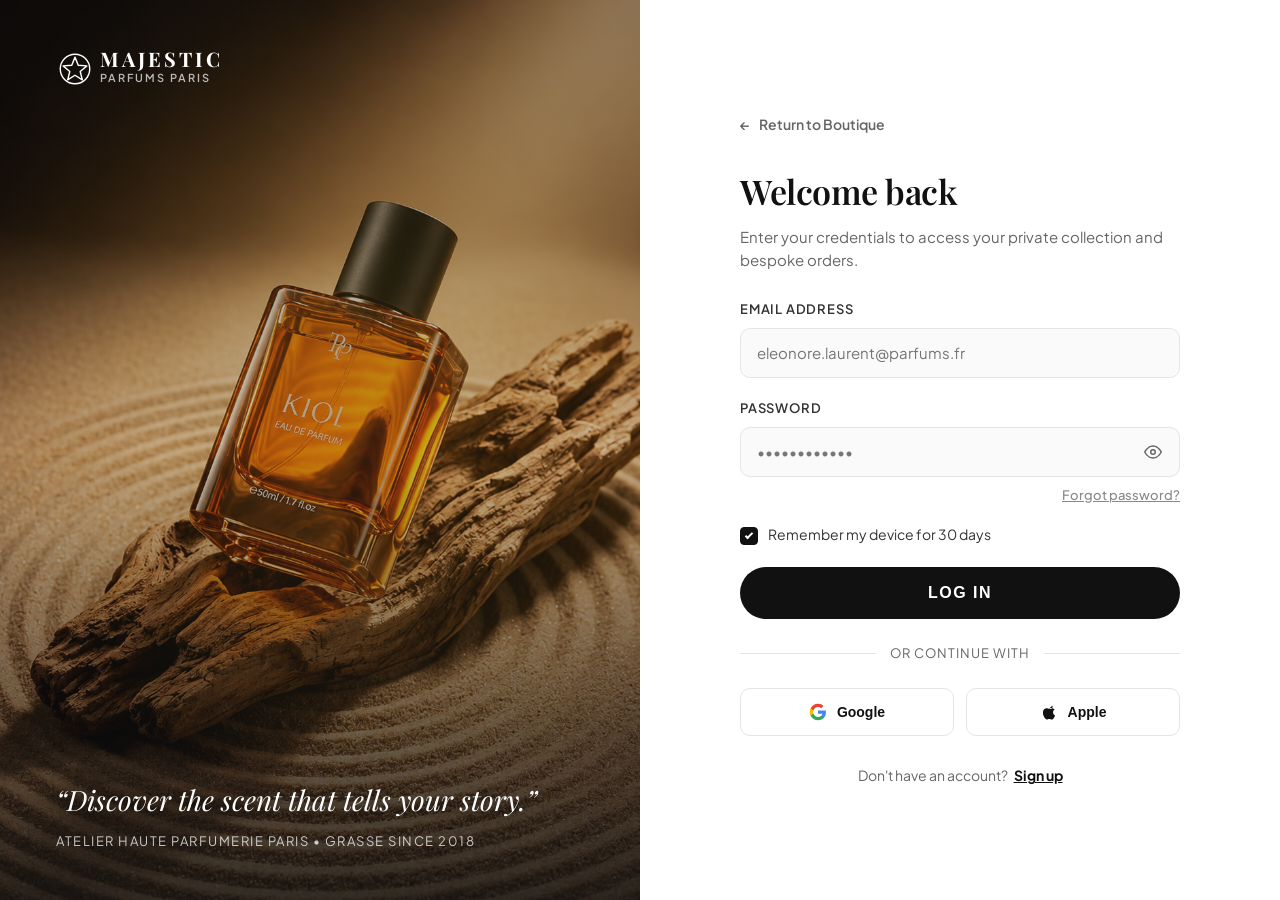
<file: profile.html>
<!DOCTYPE html>
<html lang="en-GB">
<head>
  <meta charset="UTF-8" />
  <meta name="viewport" content="width=device-width, initial-scale=1.0" />
  <meta name="description" content="Your private client profile at Majestic Parfums Paris. Manage orders, fragrance preferences, and atelier consultations." />
  <title>My Profile & Privileges | Majestic Parfums Paris</title>
  <link rel="preconnect" href="https://fonts.googleapis.com">
  <link rel="preconnect" href="https://fonts.gstatic.com" crossorigin>
  <link href="https://fonts.googleapis.com/css2?family=DM+Sans:ital,wght@0,400;0,500;0,600;0,700;1,400&family=Playfair+Display:ital,wght@0,400;0,500;0,600;0,700;1,400;1,600&family=Plus+Jakarta+Sans:wght@400;500;600;700&display=swap" rel="stylesheet">
  <link rel="stylesheet" href="style.css" />
</head>
<body class="profile-page-body">

  <!-- SITE HEADER (IDENTICAL NAVIGATION AS HOME & PRODUCT PAGES) -->
  <header class="site-header">
    <a class="brand" href="index.html" aria-label="Majestic Parfums home">
      <span class="brand-mark" aria-hidden="true">
        <svg viewBox="0 0 40 40" role="img">
          <circle cx="20" cy="20" r="15.5"></circle>
          <path d="M20 7.5 23.4 16l9.1.7-7 5.9 2.2 8.8-7.7-4.8-7.7 4.8 2.2-8.8-7-5.9 9.1-.7z"></path>
        </svg>
      </span>
      <span class="brand-copy">
        <span class="brand-name">MAJESTIC</span>
        <span class="brand-subtitle">PARFUMS PARIS</span>
      </span>
    </a>

    <button class="menu-toggle" aria-label="Toggle navigation" aria-expanded="false">
      <span></span><span></span><span></span>
    </button>

    <nav class="main-nav" aria-label="Main navigation">
      <a href="index.html#home">HOME</a>
      <a href="index.html#about">ABOUT</a>
      <a href="index.html#best-of-month">BESTSELLERS</a>
      <a href="index.html#shop">COLLECTION</a>
      <a href="index.html#testimonials">TESTIMONIALS</a>
    </nav>

    <div class="header-actions">
      <button class="icon-button search-button" aria-label="Search fragrances" title="Search fragrances">
        <svg viewBox="0 0 24 24" aria-hidden="true"><circle cx="10.8" cy="10.8" r="6.2"></circle><path d="m15.4 15.4 5 5"></path></svg>
      </button>

      <button class="icon-button bag-button" aria-label="Shopping bag" title="Shopping Bag">
        <svg viewBox="0 0 24 24" aria-hidden="true"><path d="M5.5 8.5h13l1 12h-15z"></path><path d="M9 9V6.5a3 3 0 0 1 6 0V9"></path></svg>
        <span class="bag-count">0</span>
      </button>

      <!-- LOGGED-OUT BUTTON -->
      <a href="auth.html" class="nav-auth-btn" id="navLoginBtn" style="display: none;">LOG IN</a>

      <!-- LOGGED-IN ACCOUNT DROPDOWN WRAPPER -->
      <div class="nav-account-wrap" id="navAccountWrap">
        <button type="button" class="nav-account-btn" id="navAccountBtn" aria-expanded="false" aria-haspopup="true">
          <span class="nav-account-avatar" id="navAvatarInitials">EL</span>
          <span class="nav-account-name" id="navAccountName">Éléonore</span>
          <svg class="dropdown-chevron" viewBox="0 0 24 24"><path d="m6 9 6 6 6-6"></path></svg>
        </button>

        <!-- LUXURY ACCOUNT DROPDOWN CARD -->
        <div class="nav-account-dropdown" id="navAccountDropdown">
          <div class="account-dropdown-header">
            <div class="dropdown-avatar-large" id="dropdownAvatarLarge">EL</div>
            <div class="dropdown-user-info">
              <span class="dropdown-user-name" id="dropdownUserName">Éléonore Laurent</span>
              <span class="dropdown-user-email" id="dropdownUserEmail">eleonore.laurent@parfums.fr</span>
              <!-- <span class="dropdown-user-tier">✦ Connoisseur Tier</span> -->
            </div>
          </div>

          <ul class="account-dropdown-menu">
            <li>
              <a href="profile.html#profile">
                <svg class="dropdown-menu-icon" viewBox="0 0 24 24"><path d="M20 21v-2a4 4 0 0 0-4-4H8a4 4 0 0 0-4 4v2"></path><circle cx="12" cy="7" r="4"></circle></svg>
                <span>My Profile</span>
              </a>
            </li>
            <li>
              <a href="profile.html#orders">
                <svg class="dropdown-menu-icon" viewBox="0 0 24 24"><path d="M6 2 3 6v14a2 2 0 0 0 2 2h14a2 2 0 0 0 2-2V6l-3-4z"></path><line x1="3" y1="6" x2="21" y2="6"></line><path d="M16 10a4 4 0 0 1-8 0"></path></svg>
                <span>My Orders</span>
              </a>
            </li>
            <li>
              <a href="profile.html#wishlist">
                <svg class="dropdown-menu-icon" viewBox="0 0 24 24"><path d="M20.84 4.61a5.5 5.5 0 0 0-7.78 0L12 5.67l-1.06-1.06a5.5 5.5 0 0 0-7.78 7.78l1.06 1.06L12 21.23l7.78-7.78 1.06-1.06a5.5 5.5 0 0 0 0-7.78z"></path></svg>
                <span>Wishlist / Favorites</span>
              </a>
            </li>
            <li>
              <a href="profile.html#addresses">
                <svg class="dropdown-menu-icon" viewBox="0 0 24 24"><path d="M21 10c0 7-9 13-9 13s-9-6-9-13a9 9 0 0 1 18 0z"></path><circle cx="12" cy="10" r="3"></circle></svg>
                <span>Saved Addresses</span>
              </a>
            </li>
            <li>
              <a href="profile.html#payments">
                <svg class="dropdown-menu-icon" viewBox="0 0 24 24"><rect x="1" y="4" width="22" height="16" rx="2" ry="2"></rect><line x1="1" y1="10" x2="23" y2="10"></line></svg>
                <span>Payment Methods</span>
              </a>
            </li>
            <li>
              <a href="profile.html#notifications">
                <svg class="dropdown-menu-icon" viewBox="0 0 24 24"><path d="M18 8A6 6 0 0 0 6 8c0 7-3 9-3 9h18s-3-2-3-9"></path><path d="M13.73 21a2 2 0 0 1-3.46 0"></path></svg>
                <span>Notifications</span>
                <span class="menu-badge">2</span>
              </a>
            </li>
            <li>
              <a href="profile.html#settings">
                <svg class="dropdown-menu-icon" viewBox="0 0 24 24"><circle cx="12" cy="12" r="3"></circle><path d="M19.4 15a1.65 1.65 0 0 0 .33 1.82l.06.06a2 2 0 0 1 0 2.83 2 2 0 0 1-2.83 0l-.06-.06a1.65 1.65 0 0 0-1.82-.33 1.65 1.65 0 0 0-1 1.51V21a2 2 0 0 1-2 2 2 2 0 0 1-2-2v-.09A1.65 1.65 0 0 0 9 19.4a1.65 1.65 0 0 0-1.82.33l-.06.06a2 2 0 0 1-2.83 0 2 2 0 0 1 0-2.83l.06-.06a1.65 1.65 0 0 0 .33-1.82 1.65 1.65 0 0 0-1.51-1H3a2 2 0 0 1-2-2 2 2 0 0 1 2-2h.09A1.65 1.65 0 0 0 4.6 9a1.65 1.65 0 0 0-.33-1.82l-.06-.06a2 2 0 0 1 0-2.83 2 2 0 0 1 2.83 0l.06.06a1.65 1.65 0 0 0 1.82.33H9a1.65 1.65 0 0 0 1-1.51V3a2 2 0 0 1 2-2 2 2 0 0 1 2 2v.09a1.65 1.65 0 0 0 1 1.51 1.65 1.65 0 0 0 1.82-.33l.06-.06a2 2 0 0 1 2.83 0 2 2 0 0 1 0 2.83l-.06.06a1.65 1.65 0 0 0-.33 1.82V9a1.65 1.65 0 0 0 1.51 1H21a2 2 0 0 1 2 2 2 2 0 0 1-2 2h-.09a1.65 1.65 0 0 0-1.51 1z"></path></svg>
                <span>Settings</span>
              </a>
            </li>
            <div class="account-dropdown-divider"></div>
            <li>
              <button type="button" class="account-dropdown-logout" id="dropdownLogoutBtn">
                <svg class="dropdown-menu-icon" viewBox="0 0 24 24"><path d="M9 21H5a2 2 0 0 1-2-2V5a2 2 0 0 1 2-2h4"></path><polyline points="16 17 21 12 16 7"></polyline><line x1="21" y1="12" x2="9" y2="12"></line></svg>
                <span>Log Out</span>
              </button>
            </li>
          </ul>
        </div>
      </div>
    </div>
  </header>

  <main class="profile-main-wrap">
    <!-- BREADCRUMB -->
    <nav class="product-breadcrumb-wrap" aria-label="Breadcrumb" style="padding: 16px 0 28px;">
      <ol class="product-breadcrumb">
        <li><a href="index.html">Home</a></li>
        <li><span>/</span></li>
        <li><span>Maison Client Privileges</span></li>
        <li><span>/</span></li>
        <li aria-current="page" id="breadcrumbProfilePage">My Profile</li>
      </ol>
    </nav>

    <!-- PROFILE GRID LAYOUT -->
    <div class="profile-layout-grid">

      <!-- LEFT SIDEBAR -->
      <aside class="profile-sidebar-card" aria-label="Account Navigation">
        <div class="profile-card-user">
          <div class="profile-avatar-large" id="sidebarAvatar">EL</div>
          <h2 class="profile-user-name" id="sidebarUserName">Éléonore Laurent</h2>
          <span class="profile-user-email" id="sidebarUserEmail">eleonore.laurent@parfums.fr</span>
          <!-- <span class="profile-tier-badge">✦ Connoisseur Tier • Since 2024</span> -->
        </div>

        <nav class="profile-nav-list" aria-label="Profile Sections">
          <button type="button" class="profile-nav-btn active" data-tab="profile">
            <svg class="dropdown-menu-icon" viewBox="0 0 24 24"><path d="M20 21v-2a4 4 0 0 0-4-4H8a4 4 0 0 0-4 4v2"></path><circle cx="12" cy="7" r="4"></circle></svg>
            <span>My Profile</span>
          </button>
          <button type="button" class="profile-nav-btn" data-tab="orders">
            <svg class="dropdown-menu-icon" viewBox="0 0 24 24"><path d="M6 2 3 6v14a2 2 0 0 0 2 2h14a2 2 0 0 0 2-2V6l-3-4z"></path><line x1="3" y1="6" x2="21" y2="6"></line><path d="M16 10a4 4 0 0 1-8 0"></path></svg>
            <span>My Orders</span>
          </button>
          <button type="button" class="profile-nav-btn" data-tab="wishlist">
            <svg class="dropdown-menu-icon" viewBox="0 0 24 24"><path d="M20.84 4.61a5.5 5.5 0 0 0-7.78 0L12 5.67l-1.06-1.06a5.5 5.5 0 0 0-7.78 7.78l1.06 1.06L12 21.23l7.78-7.78 1.06-1.06a5.5 5.5 0 0 0 0-7.78z"></path></svg>
            <span>Wishlist / Favorites</span>
          </button>
          <button type="button" class="profile-nav-btn" data-tab="addresses">
            <svg class="dropdown-menu-icon" viewBox="0 0 24 24"><path d="M21 10c0 7-9 13-9 13s-9-6-9-13a9 9 0 0 1 18 0z"></path><circle cx="12" cy="10" r="3"></circle></svg>
            <span>Saved Addresses</span>
          </button>
          <button type="button" class="profile-nav-btn" data-tab="payments">
            <svg class="dropdown-menu-icon" viewBox="0 0 24 24"><rect x="1" y="4" width="22" height="16" rx="2" ry="2"></rect><line x1="1" y1="10" x2="23" y2="10"></line></svg>
            <span>Payment Methods</span>
          </button>
          <button type="button" class="profile-nav-btn" data-tab="notifications">
            <svg class="dropdown-menu-icon" viewBox="0 0 24 24"><path d="M18 8A6 6 0 0 0 6 8c0 7-3 9-3 9h18s-3-2-3-9"></path><path d="M13.73 21a2 2 0 0 1-3.46 0"></path></svg>
            <span>Notifications</span>
          </button>
          <button type="button" class="profile-nav-btn" data-tab="settings">
            <svg class="dropdown-menu-icon" viewBox="0 0 24 24"><circle cx="12" cy="12" r="3"></circle><path d="M19.4 15a1.65 1.65 0 0 0 .33 1.82l.06.06a2 2 0 0 1 0 2.83 2 2 0 0 1-2.83 0l-.06-.06a1.65 1.65 0 0 0-1.82-.33 1.65 1.65 0 0 0-1 1.51V21a2 2 0 0 1-2 2 2 2 0 0 1-2-2v-.09A1.65 1.65 0 0 0 9 19.4a1.65 1.65 0 0 0-1.82.33l-.06.06a2 2 0 0 1-2.83 0 2 2 0 0 1 0-2.83l.06-.06a1.65 1.65 0 0 0 .33-1.82 1.65 1.65 0 0 0-1.51-1H3a2 2 0 0 1-2-2 2 2 0 0 1 2-2h.09A1.65 1.65 0 0 0 4.6 9a1.65 1.65 0 0 0-.33-1.82l-.06-.06a2 2 0 0 1 0-2.83 2 2 0 0 1 2.83 0l.06.06a1.65 1.65 0 0 0 1.82.33H9a1.65 1.65 0 0 0 1-1.51V3a2 2 0 0 1 2-2 2 2 0 0 1 2 2v.09a1.65 1.65 0 0 0 1 1.51 1.65 1.65 0 0 0 1.82-.33l.06-.06a2 2 0 0 1 2.83 0 2 2 0 0 1 0 2.83l-.06.06a1.65 1.65 0 0 0-.33 1.82V9a1.65 1.65 0 0 0 1.51 1H21a2 2 0 0 1 2 2 2 2 0 0 1-2 2h-.09a1.65 1.65 0 0 0-1.51 1z"></path></svg>
            <span>Settings</span>
          </button>
          <button type="button" class="profile-nav-btn logout-tab" id="sidebarLogoutBtn">
            <svg class="dropdown-menu-icon" viewBox="0 0 24 24"><path d="M9 21H5a2 2 0 0 1-2-2V5a2 2 0 0 1 2-2h4"></path><polyline points="16 17 21 12 16 7"></polyline><line x1="21" y1="12" x2="9" y2="12"></line></svg>
            <span>Log Out</span>
          </button>
        </nav>
      </aside>

      <!-- RIGHT CONTENT PANEL -->
      <section class="profile-content-panel">

        <!-- ═══════════════════════════════════════════════════════════════════
             TAB 1: MY PROFILE (DETAILS & PREFERENCES)
             ═══════════════════════════════════════════════════════════════════ -->
        <div class="profile-tab-pane active" id="tab-profile">
          <div class="tab-pane-header">
            <div>
              <h1 class="tab-pane-title">Personal Profile</h1>
              <p class="tab-pane-desc">Manage your identity credentials and bespoke scent consultation notes.</p>
            </div>
          </div>

          <!-- Photo Edit Section -->
          <div class="avatar-edit-section">
            <div class="avatar-edit-preview" id="editAvatarPreview">EL</div>
            <div class="avatar-edit-actions">
              <strong>Profile Monogram &amp; Portrait</strong>
              <span style="font-size: 13px; color: var(--ink-muted);">Displayed on your Maison bespoke invitations.</span>
              <div class="avatar-edit-btns">
                <button type="button" class="avatar-upload-btn" id="uploadAvatarBtn">Change Photo</button>
                <button type="button" class="avatar-remove-btn" id="resetAvatarBtn">Reset Monogram</button>
              </div>
            </div>
          </div>

          <!-- Profile Form -->
          <form id="profileDetailsForm">
            <div class="form-row-two">
              <div class="auth-form-group">
                <label class="auth-label" for="profName">Full Name</label>
                <input type="text" id="profName" class="auth-input" value="Éléonore Laurent" required />
              </div>
              <div class="auth-form-group">
                <label class="auth-label" for="profEmail">Email Address</label>
                <input type="email" id="profEmail" class="auth-input" value="eleonore.laurent@parfums.fr" required />
              </div>
            </div>

            <div class="form-row-two">
              <div class="auth-form-group">
                <label class="auth-label" for="profPhone">Contact Phone</label>
                <input type="tel" id="profPhone" class="auth-input" value="+33 6 42 68 00 12" />
              </div>
              <div class="auth-form-group">
                <label class="auth-label" for="profDob">Date of Birth</label>
                <input type="date" id="profDob" class="auth-input" value="1994-06-18" />
              </div>
            </div>

            <!-- Fragrance Notes Preferences Accord -->
            <div class="fragrance-preferences-section">
              <label class="auth-label" style="font-size: 14px;">Preferred Fragrance Notes</label>
              <p style="font-size: 13px; color: var(--ink-muted);">
                Select your olfactory preferences to calibrate your complimentary 2ml discovery samples.
              </p>

              <div class="fragrance-chips-grid" id="fragranceChips">
                <button type="button" class="note-accord-chip active" data-note="Floral"> Floral (Grasse Rose, Jasmine)</button>
                <button type="button" class="note-accord-chip active" data-note="Woody"> Woody (Sandalwood, Cedar)</button>
                <button type="button" class="note-accord-chip" data-note="Citrus"> Citrus (Bergamot, Neroli)</button>
                <button type="button" class="note-accord-chip active" data-note="Oriental"> Oriental (Golden Amber, Benzoin)</button>
                <button type="button" class="note-accord-chip" data-note="Fresh"> Fresh (Vetiver, Rain Accord)</button>
                <button type="button" class="note-accord-chip" data-note="Gourmand"> Bourbon Vanilla &amp; Tonka</button>
                <button type="button" class="note-accord-chip" data-note="Musk"> White Skin Musk</button>
              </div>
            </div>

            <!-- Save CTA -->
            <div style="display: flex; gap: 14px; margin-top: 32px;">
              <button type="submit" class="auth-submit-btn" style="width: auto; padding: 0 36px;" id="saveProfileBtn">
                Save Changes
              </button>
              <button type="reset" class="avatar-remove-btn" style="padding: 0 24px; font-size: 14px;">
                Cancel
              </button>
            </div>
          </form>
        </div>

        <!-- ═══════════════════════════════════════════════════════════════════
             TAB 2: MY ORDERS
             ═══════════════════════════════════════════════════════════════════ -->
        <div class="profile-tab-pane" id="tab-orders">
          <div class="tab-pane-header">
            <div>
              <h1 class="tab-pane-title"> History</h1>
              <p class="tab-pane-desc">Track real-time atelier bottling and DHL Express worldwide shipments.</p>
            </div>
          </div>

          <div class="orders-history-list" id="profileOrdersList">
            <!-- Order 1: Recent -->
            <div class="order-history-card">
              <div class="order-card-header">
                <div>
                  <span class="order-ref-title">Order #MP-2026-8891</span>
                  <span style="font-size: 13px; color: var(--ink-muted); margin-left: 8px;">Placed today • Paid via Visa •••• 4242</span>
                </div>
                <span class="order-status-pill processing">● In Atelier Quality Inspection</span>
              </div>
              <div class="order-card-items">
                <div class="order-item-inline">
                  <img src="assets/product-rose-bottle.png" alt="Aurélia Nuit Dorée" />
                  <div style="flex: 1;">
                    <strong style="font-size: 16px;">Aurélia Nuit Dorée</strong>
                    <p style="font-size: 13px; color: var(--ink-muted); margin: 0;">50 ML Flacon • Extrait de Parfum (24%)</p>
                  </div>
                  <strong>$185.00</strong>
                </div>
              </div>
              <div class="order-card-footer">
                <span style="font-size: 13px; color: var(--ink-muted);">Includes matching 2ml discovery vial &amp; Maison gift box</span>
                <a href="confirmation.html" class="avatar-upload-btn" style="text-decoration: none; padding: 6px 16px;">View Receipt →</a>
              </div>
            </div>

            <!-- Order 2: Delivered -->
            <div class="order-history-card">
              <div class="order-card-header">
                <div>
                  <span class="order-ref-title">Order #MP-2025-4120</span>
                  <span style="font-size: 13px; color: var(--ink-muted); margin-left: 8px;">October 14, 2025</span>
                </div>
                <span class="order-status-pill delivered">✓ Delivered with Signature</span>
              </div>
              <div class="order-card-items">
                <div class="order-item-inline">
                  <img src="assets/rose-radieuse-bottle.png" alt="Rose Radieuse & Musc" />
                  <div style="flex: 1;">
                    <strong style="font-size: 16px;">Rose Radieuse &amp; Musc</strong>
                    <p style="font-size: 13px; color: var(--ink-muted); margin: 0;">100 ML Flacon • Eau de Parfum</p>
                  </div>
                  <strong>$275.00</strong>
                </div>
              </div>
              <div class="order-card-footer">
                <span style="font-size: 13px; color: var(--ink-muted);">Delivered to 18 Rue de la Paix, 75002 Paris</span>
                <a href="rose-radieuse.html" class="avatar-remove-btn" style="text-decoration: none;">Reorder Perfume</a>
              </div>
            </div>
          </div>
        </div>

        <!-- ═══════════════════════════════════════════════════════════════════
             TAB 3: WISHLIST / FAVORITES
             ═══════════════════════════════════════════════════════════════════ -->
        <div class="profile-tab-pane" id="tab-wishlist">
          <div class="tab-pane-header">
            <div>
              <h1 class="tab-pane-title">Saved Fragrances</h1>
              <p class="tab-pane-desc">Your curated favorites from the Haute Parfumerie collection.</p>
            </div>
          </div>

          <div class="wishlist-items-grid">
            <div class="wishlist-card">
              <button type="button" class="wishlist-remove-btn" title="Remove from favorites">✕</button>
              <img src="assets/hero-perfume.png" alt="Santal Impérial Noir" />
              <h3 style="font-size: 17px; margin-bottom: 4px;">Santal Impérial Noir</h3>
              <p style="font-size: 13px; color: var(--ink-muted); margin-bottom: 12px;">EXTRAIT • 50 ML</p>
              <span style="font-size: 18px; font-weight: 700; margin-bottom: 14px;">$210.00</span>
              <button type="button" class="auth-submit-btn" style="height: 40px; font-size: 12px;" onclick="showToast('Santal Impérial Noir added to bag')">
                Add to Shopping Bag
              </button>
            </div>

            <div class="wishlist-card">
              <button type="button" class="wishlist-remove-btn" title="Remove from favorites">✕</button>
              <img src="assets/normalized/perfume1.png" alt="Améthyste Mystique" />
              <h3 style="font-size: 17px; margin-bottom: 4px;">Améthyste Mystique</h3>
              <p style="font-size: 13px; color: var(--ink-muted); margin-bottom: 12px;">EAU DE PARFUM • 50 ML</p>
              <span style="font-size: 18px; font-weight: 700; margin-bottom: 14px;">$195.00</span>
              <button type="button" class="auth-submit-btn" style="height: 40px; font-size: 12px;" onclick="showToast('Améthyste Mystique added to bag')">
                Add to Shopping Bag
              </button>
            </div>
          </div>
        </div>

        <!-- ═══════════════════════════════════════════════════════════════════
             TAB 4: SAVED ADDRESSES
             ═══════════════════════════════════════════════════════════════════ -->
        <div class="profile-tab-pane" id="tab-addresses">
          <div class="tab-pane-header">
            <div>
              <h1 class="tab-pane-title">Saved Residences</h1>
              <p class="tab-pane-desc">Primary destinations for white-glove insured delivery.</p>
            </div>
            <button type="button" class="avatar-upload-btn" onclick="showToast('Address editor opened')">+ Add New Address</button>
          </div>

          <div style="display: grid; grid-template-columns: repeat(auto-fill, minmax(280px, 1fr)); gap: 20px;">
            <div style="border: 1.5px solid var(--ink); border-radius: 14px; padding: 22px; background: #fafafa; position: relative;">
              <span class="profile-tier-badge" style="margin-bottom: 12px;">Primary Residence</span>
              <h4 style="font-size: 16px; margin-bottom: 6px;">Éléonore Laurent</h4>
              <p style="font-size: 14px; color: var(--ink-secondary); line-height: 1.5; margin-bottom: 12px;">
                18 Rue de la Paix, Appartement 4B<br />
                75002 Paris, France<br />
                +33 6 42 68 00 12
              </p>
              <div style="display: flex; gap: 12px; font-size: 13px; font-weight: 600;">
                <a href="#" style="color: var(--ink); text-decoration: underline;">Edit</a>
                <span style="color: var(--border-light);">•</span>
                <span style="color: var(--ink-muted);">Default for orders</span>
              </div>
            </div>
          </div>
        </div>

        <!-- ═══════════════════════════════════════════════════════════════════
             TAB 5: PAYMENT METHODS
             ═══════════════════════════════════════════════════════════════════ -->
        <div class="profile-tab-pane" id="tab-payments">
          <div class="tab-pane-header">
            <div>
              <h1 class="tab-pane-title">Payment Instruments</h1>
              <p class="tab-pane-desc">Encrypted 256-bit bank grade payment instruments.</p>
            </div>
            <button type="button" class="avatar-upload-btn" onclick="showToast('Card registration modal opened')">+ Add Payment Method</button>
          </div>

          <div style="display: flex; flex-direction: column; gap: 14px; max-width: 520px;">
            <div style="display: flex; align-items: center; justify-content: space-between; padding: 18px 22px; border: 1px solid var(--border-light); border-radius: 12px; background: #fafafa;">
              <div style="display: flex; align-items: center; gap: 14px;">
                <span style="font-weight: 800; font-size: 14px; letter-spacing: 1px; background: #111; color: #fff; padding: 4px 10px; border-radius: 4px;">VISA</span>
                <div>
                  <strong>Visa ending in •••• 4242</strong>
                  <p style="font-size: 12px; color: var(--ink-muted); margin: 0;">Expires 09/28 • Default</p>
                </div>
              </div>
              <span class="order-status-pill delivered" style="font-size: 11px;">Default</span>
            </div>
          </div>
        </div>

        <!-- ═══════════════════════════════════════════════════════════════════
             TAB 6: NOTIFICATIONS
             ═══════════════════════════════════════════════════════════════════ -->
        <div class="profile-tab-pane" id="tab-notifications">
          <div class="tab-pane-header">
            <div>
              <h1 class="tab-pane-title">Maison Dispatches</h1>
              <p class="tab-pane-desc">Private notifications regarding bespoke invitations and maceration reserves.</p>
            </div>
          </div>

          <div style="display: flex; flex-direction: column; gap: 14px;">
            <div style="padding: 18px; border-left: 3px solid #d4af37; background: #fafafa; border-radius: 0 10px 10px 0;">
              <div style="display: flex; justify-content: space-between; margin-bottom: 4px;">
                <strong>Private Autumn Maceration Reserve Ready</strong>
                <span style="font-size: 12px; color: var(--ink-muted);">2 hours ago</span>
              </div>
              <p style="font-size: 14px; color: var(--ink-muted); margin: 0;">Your preferred notes (Amber &amp; Sandalwood) are now bottled in our Grasse atelier.</p>
            </div>
            <div style="padding: 18px; border-left: 3px solid #111; background: #fafafa; border-radius: 0 10px 10px 0;">
              <div style="display: flex; justify-content: space-between; margin-bottom: 4px;">
                <strong>Order #MP-2026-8891 Dispatched</strong>
                <span style="font-size: 12px; color: var(--ink-muted);">Yesterday</span>
              </div>
              <p style="font-size: 14px; color: var(--ink-muted); margin: 0;">Your Aurélia Nuit Dorée flacon has passed final wax-seal inspection.</p>
            </div>
          </div>
        </div>

        <!-- ═══════════════════════════════════════════════════════════════════
             TAB 7: SETTINGS
             ═══════════════════════════════════════════════════════════════════ -->
        <div class="profile-tab-pane" id="tab-settings">
          <div class="tab-pane-header">
            <div>
              <h1 class="tab-pane-title">Security &amp; Privacy</h1>
              <p class="tab-pane-desc">Manage authentication credentials and account preferences.</p>
            </div>
          </div>

          <form style="max-width: 480px;" onsubmit="event.preventDefault(); showToast('Security settings updated');">
            <div class="auth-form-group">
              <label class="auth-label" for="currPass">Current Password</label>
              <input type="password" id="currPass" class="auth-input" placeholder="••••••••••••" />
            </div>
            <div class="auth-form-group">
              <label class="auth-label" for="newPass">New Password</label>
              <input type="password" id="newPass" class="auth-input" placeholder="••••••••••••" />
            </div>
            <div class="auth-checkbox-row">
              <input type="checkbox" id="twoFaCheck" checked />
              <label for="twoFaCheck">Enable Two-Factor SMS Verification</label>
            </div>
            <button type="submit" class="auth-submit-btn" style="width: auto; padding: 0 32px;">Update Password</button>
          </form>
        </div>

      </section>

    </div>
  </main>

  <!-- LUXURY SITE FOOTER -->
  <footer class="site-footer">
    <div class="footer-top">
      <div class="footer-col brand-col">
        <div class="brand">
          <span class="brand-mark" aria-hidden="true">
            <svg viewBox="0 0 40 40">
              <circle cx="20" cy="20" r="15.5"></circle>
              <path d="M20 7.5 23.4 16l9.1.7-7 5.9 2.2 8.8-7.7-4.8-7.7 4.8 2.2-8.8-7-5.9 9.1-.7z"></path>
            </svg>
          </span>
          <span class="brand-copy">
            <span class="brand-name">MAJESTIC</span>
            <span class="brand-subtitle">PARFUMS PARIS</span>
          </span>
        </div>
        <p class="footer-tagline">Haute Parfumerie crafting memories through scent artistry since 2018.</p>
      </div>

      <div class="footer-col">
        <h4>FRAGRANCES</h4>
        <ul>
          <li><a href="index.html#best-of-month">Bestsellers of the Month</a></li>
          <li><a href="product.html">Aurélia Nuit Dorée</a></li>
          <li><a href="rose-radieuse.html">Rose Radieuse &amp; Musc</a></li>
          <li><a href="index.html#best-of-month">Discovery Sets</a></li>
        </ul>
      </div>

      <div class="footer-col">
        <h4>THE MAISON</h4>
        <ul>
          <li><a href="index.html#about">About Our Founders</a></li>
          <li><a href="index.html#about">Artisanal Ingredients</a></li>
          <li><a href="index.html#testimonials">Client Stories</a></li>
          <li><a href="index.html#shop">Collection</a></li>
        </ul>
      </div>

      <div class="footer-col">
        <h4>CLIENT SERVICES</h4>
        <ul>
          <li><a href="profile.html">My Client Profile</a></li>
          <li><a href="profile.html#orders">Track Your Shipment</a></li>
          <li><a href="profile.html">Bespoke Scent Consultation</a></li>
          <li><a href="index.html#best-of-month">Boutique Concierge</a></li>
        </ul>
      </div>
    </div>

    <div class="footer-bottom">
      <p class="copyright">© 2026 MAJESTIC PARFUMS. ALL RIGHTS RESERVED.</p>
      <div class="footer-links">
        <a href="#">PRIVACY POLICY</a>
        <a href="#">TERMS OF SERVICE</a>
        <a href="#">COOKIE SETTINGS</a>
      </div>
    </div>
  </footer>

  <!-- SHOPPING BAG SLIDE-OUT DRAWER -->
  <div class="bag-drawer-backdrop" id="bagBackdrop"></div>
  <aside class="bag-drawer" id="bagDrawer" aria-label="Shopping bag">
    <div class="drawer-header">
      <h3>YOUR SHOPPING BAG (<span id="drawerCount">0</span>)</h3>
      <button class="drawer-close-btn" id="drawerClose" aria-label="Close bag">✕</button>
    </div>
    <div class="drawer-select-all-bar" id="drawerSelectAllBar" style="display: none;">
      <label class="cart-select-label" for="cartSelectAll">
        <input type="checkbox" id="cartSelectAll" class="cart-item-checkbox" checked />
        <span>Select All (<span id="cartSelectedCount">0</span>)</span>
      </label>
      <span class="cart-selected-hint">Selected for checkout</span>
    </div>
    <div class="drawer-body" id="drawerBody">
      <div class="empty-bag-notice">
        <p>Your shopping bag is currently empty.</p>
        <a href="index.html#best-of-month" class="drawer-shop-link">Discover Bestsellers →</a>
      </div>
    </div>
    <div class="drawer-footer" id="drawerFooter" style="display: none;">
      <div class="drawer-subtotal-row">
        <span>Selected Subtotal</span>
        <strong id="drawerSubtotal">$0</strong>
      </div>
      <button type="button" class="drawer-checkout-btn" id="drawerCheckoutBtn">PROCEED TO CHECKOUT</button>
    </div>
  </aside>

  <!-- TOAST NOTIFICATION -->
  <div class="toast-notification" id="toastNotice" role="status" aria-live="polite">
    <span class="toast-message">Profile changes saved</span>
  </div>

  <script src="script.js"></script>
</body>
</html>
</file>
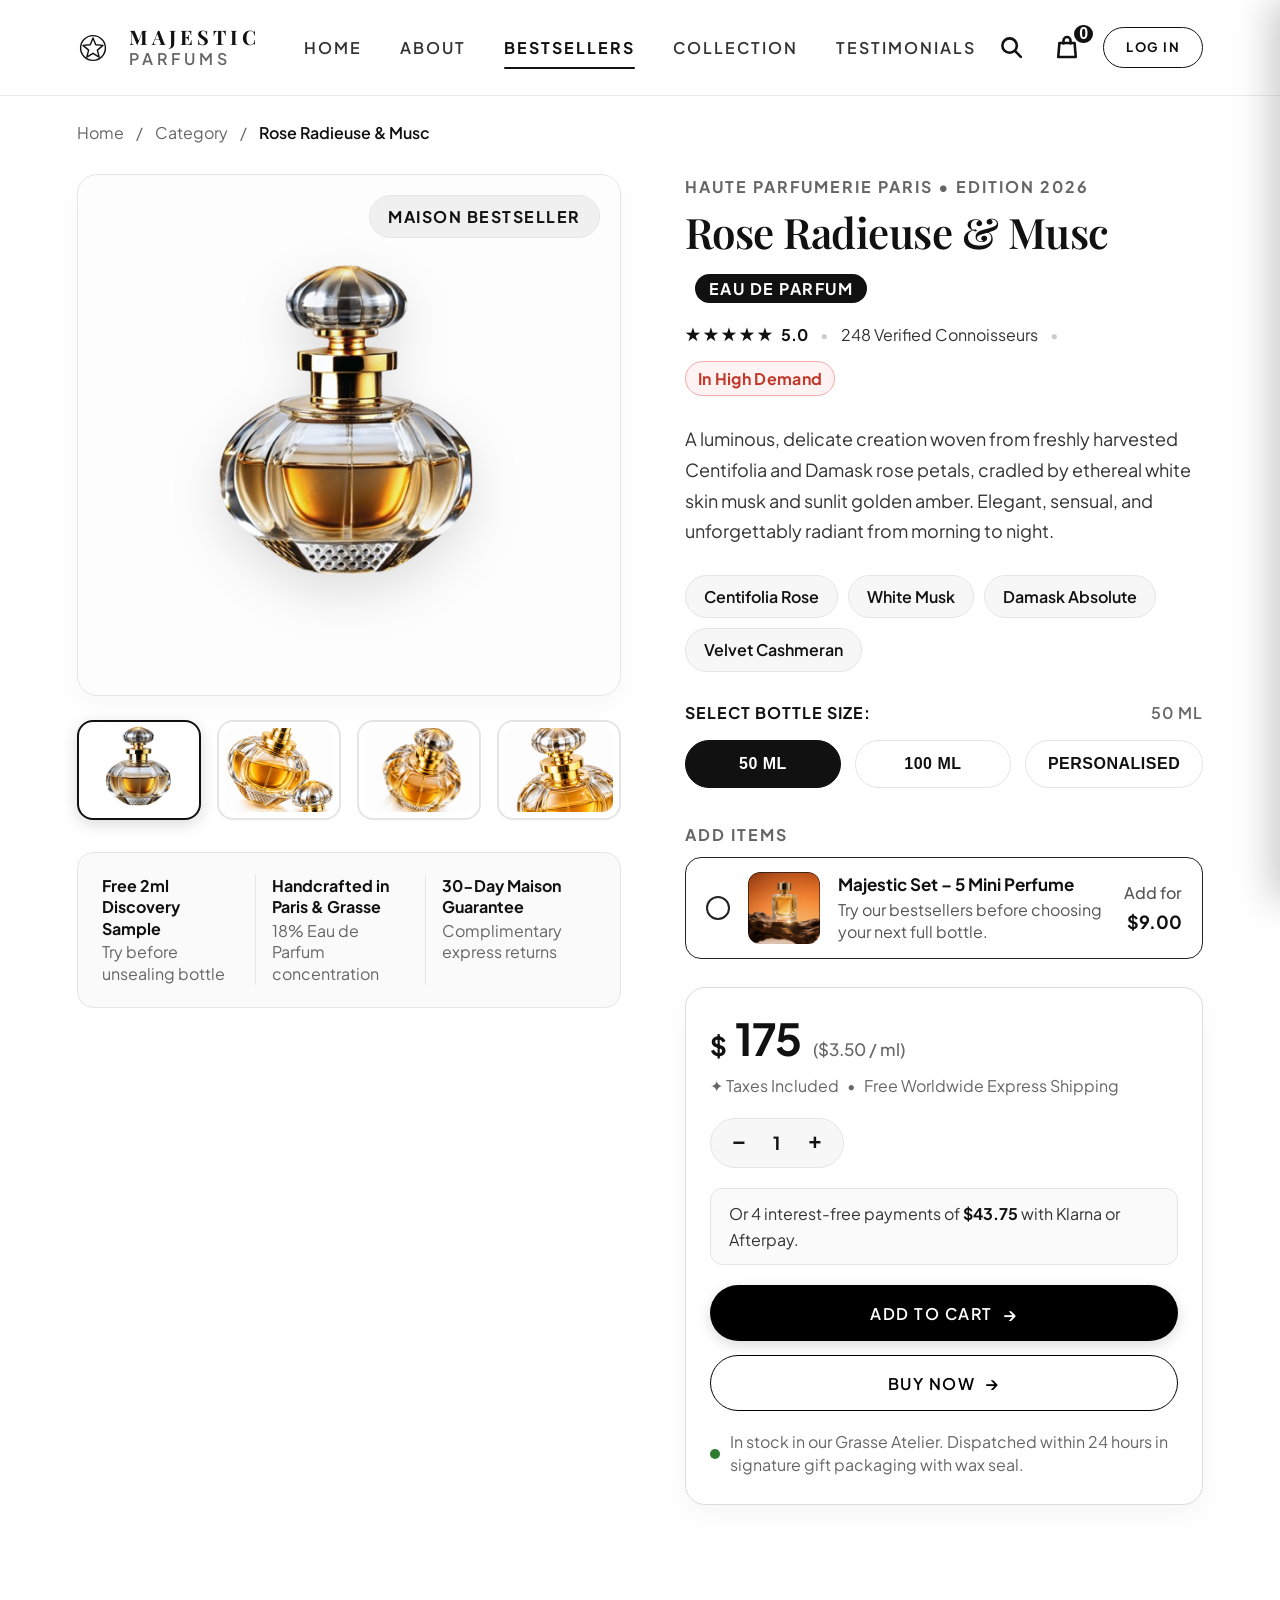
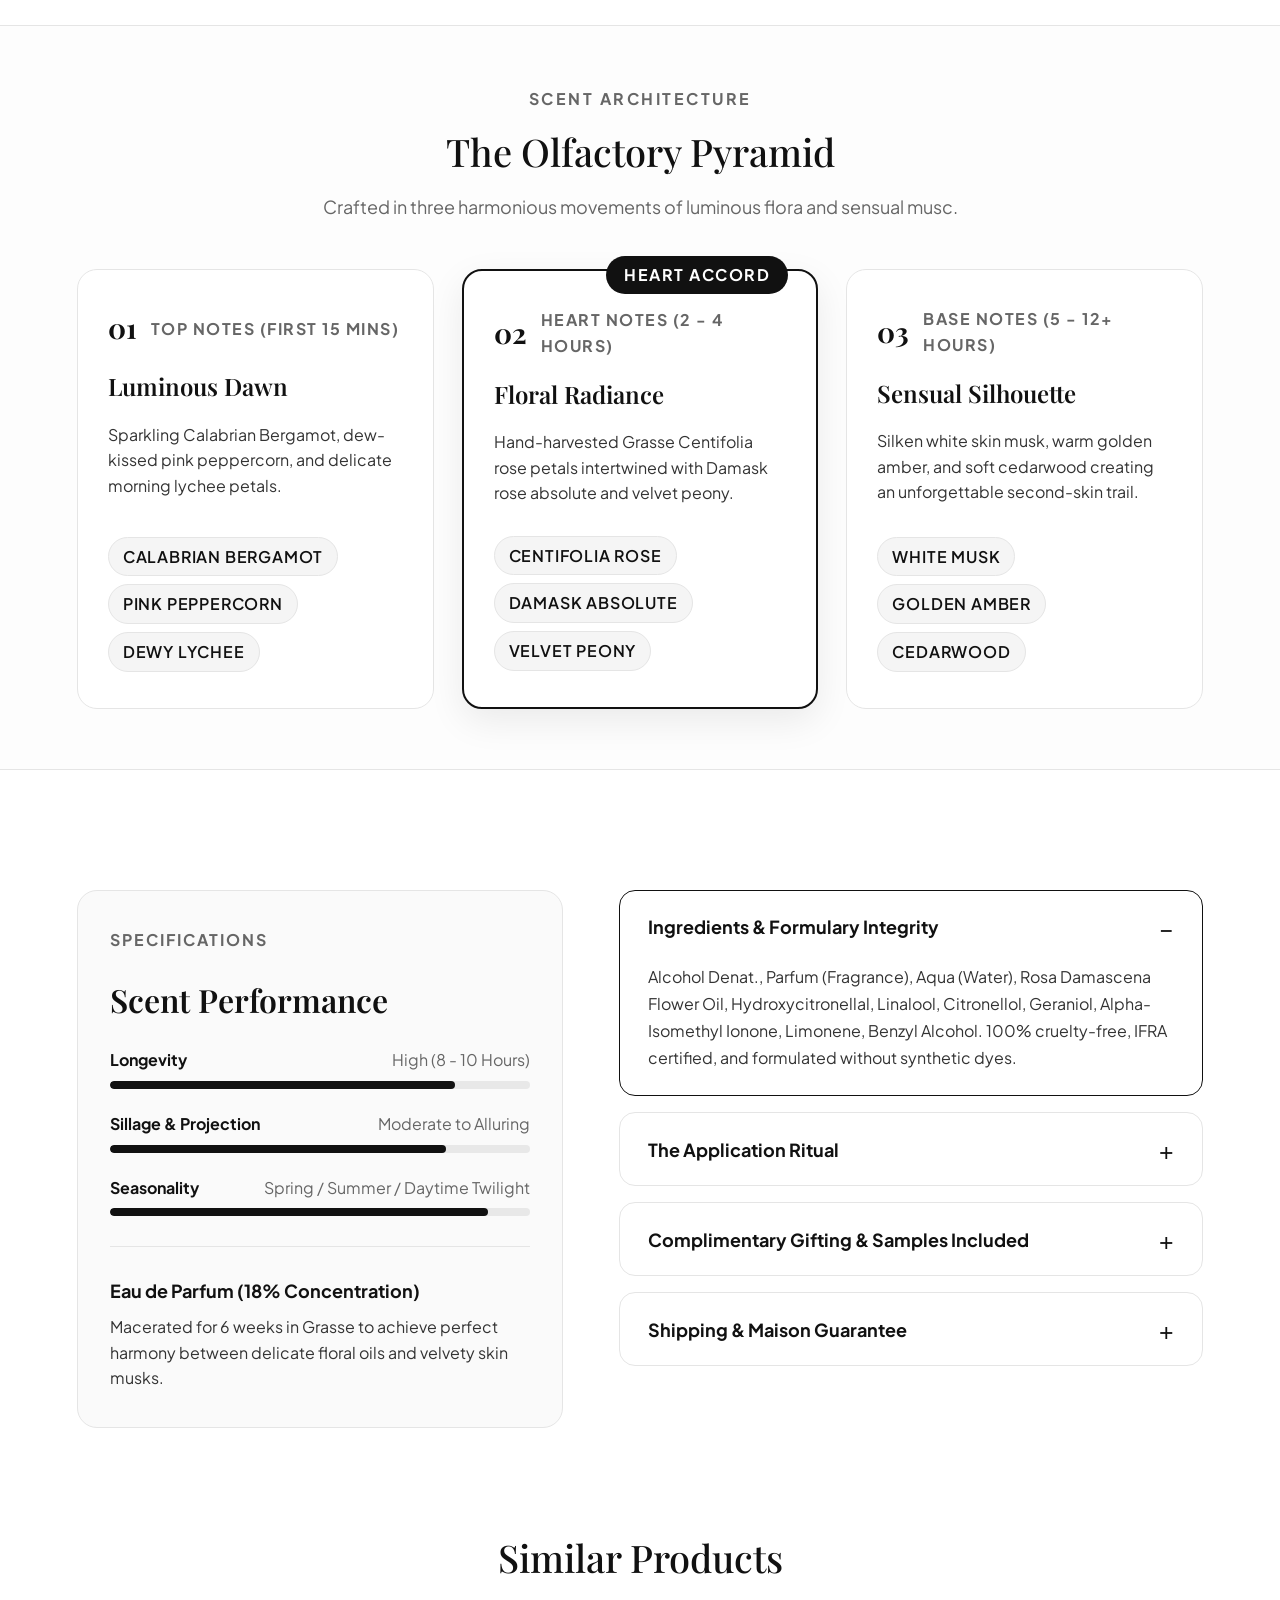
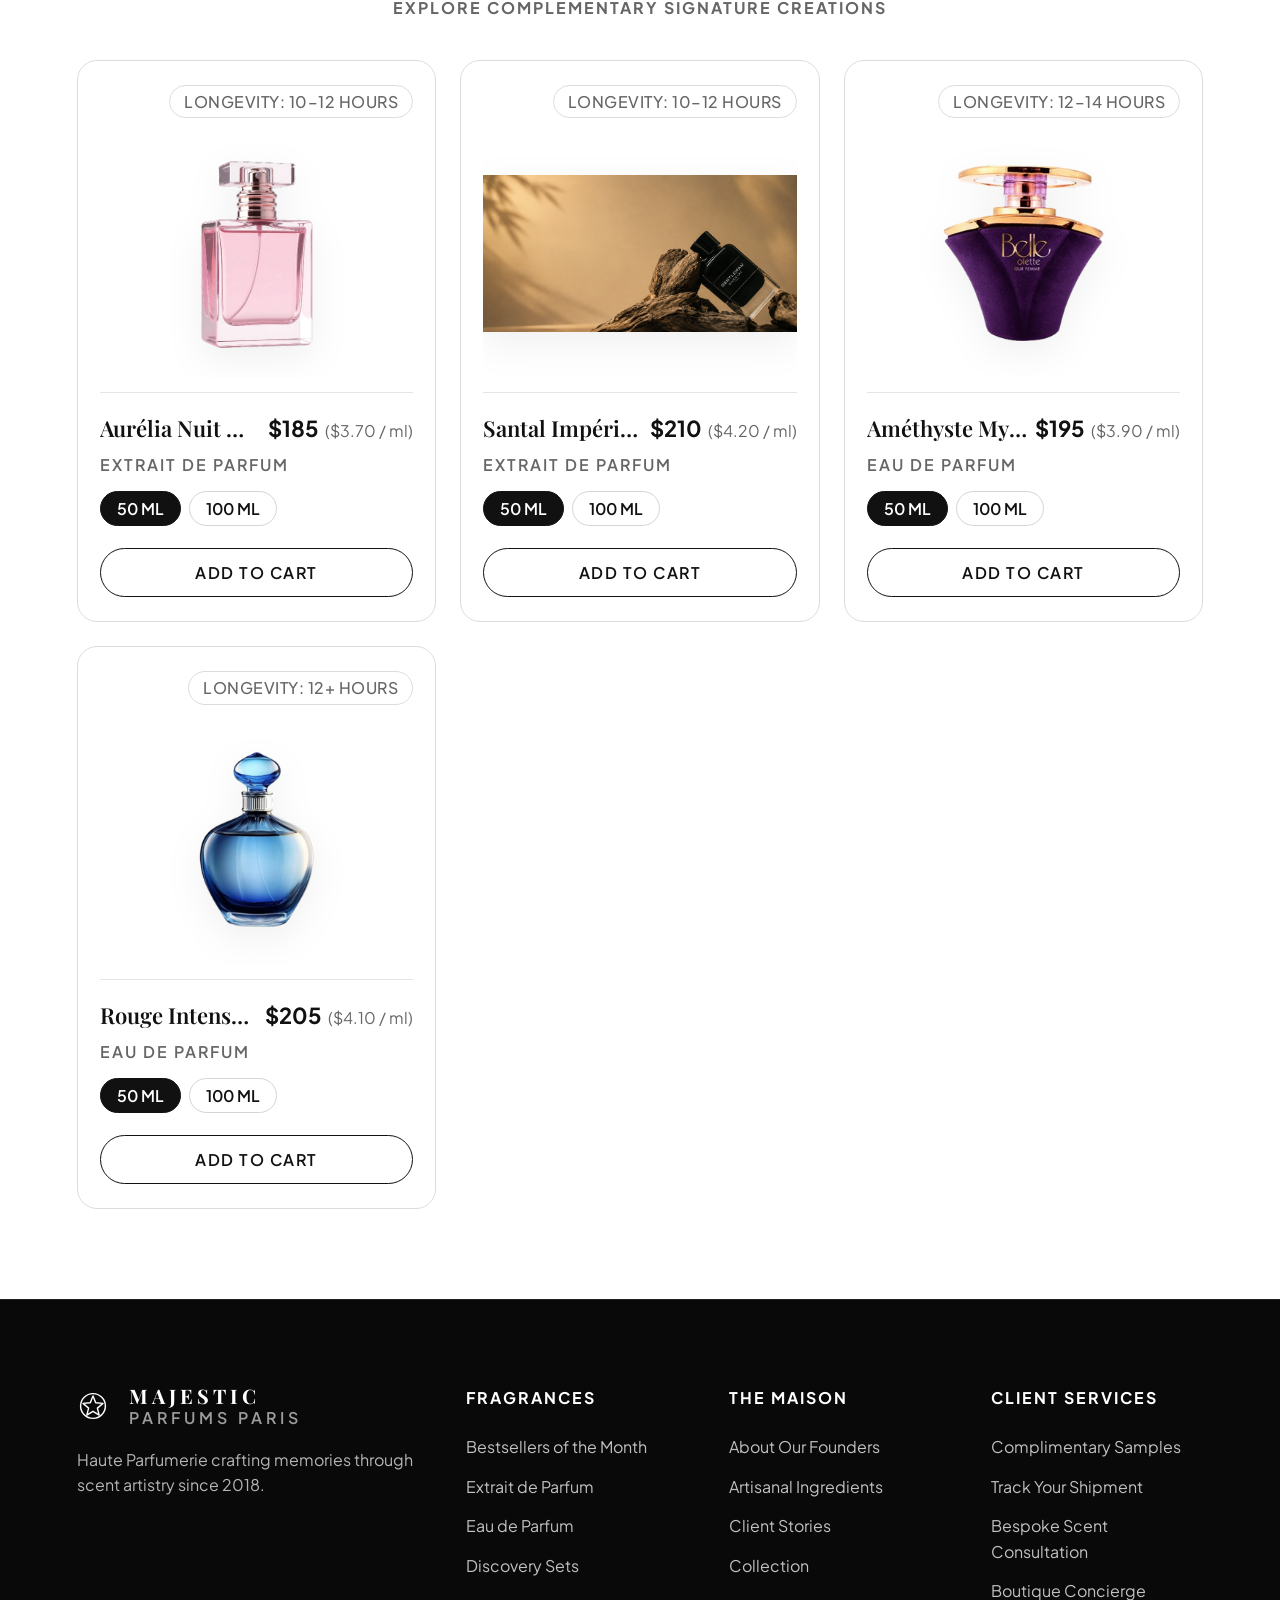
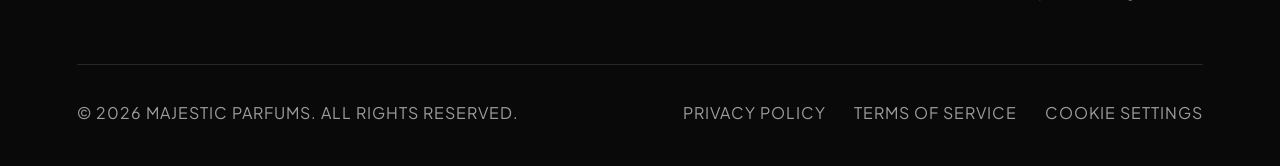
<file: rose-radieuse.html>
<!DOCTYPE html>
<html lang="en-GB">
<head>
  <meta charset="UTF-8" />
  <meta name="viewport" content="width=device-width, initial-scale=1.0" />
  <meta name="description" content="Rose Radieuse & Musc — Eau de Parfum. A luminous, delicate creation woven from Grasse Centifolia rose and ethereal white musk." />
  <title>Rose Radieuse &amp; Musc — Eau de Parfum | Majestic Parfums Paris</title>
  <link rel="preconnect" href="https://fonts.googleapis.com">
  <link rel="preconnect" href="https://fonts.gstatic.com" crossorigin>
  <link href="https://fonts.googleapis.com/css2?family=DM+Sans:ital,wght@0,400;0,500;0,600;0,700;1,400&family=Playfair+Display:ital,wght@0,400;0,500;0,600;0,700;1,400;1,600&family=Plus+Jakarta+Sans:wght@400;500;600;700&display=swap" rel="stylesheet">
  <link rel="stylesheet" href="style.css" />
</head>
<body class="product-page-body">

  <!-- SITE HEADER (IDENTICAL NAVIGATION AS HOME PAGE) -->
  <header class="site-header">
    <a class="brand" href="index.html" aria-label="Majestic Parfums home">
      <span class="brand-mark" aria-hidden="true">
        <svg viewBox="0 0 40 40" role="img">
          <circle cx="20" cy="20" r="15.5"></circle>
          <path d="M20 7.5 23.4 16l9.1.7-7 5.9 2.2 8.8-7.7-4.8-7.7 4.8 2.2-8.8-7-5.9 9.1-.7z"></path>
        </svg>
      </span>
      <span class="brand-copy">
        <span class="brand-name">MAJESTIC</span>
        <span class="brand-subtitle">PARFUMS</span>
      </span>
    </a>

    <button class="menu-toggle" aria-label="Toggle navigation" aria-expanded="false">
      <span></span><span></span><span></span>
    </button>

    <nav class="main-nav" aria-label="Main navigation">
      <a href="index.html">HOME</a>
      <a href="index.html#about">ABOUT</a>
      <a class="active" href="index.html#best-of-month">BESTSELLERS</a>
      <a href="index.html#shop">COLLECTION</a>
      <a href="index.html#testimonials">TESTIMONIALS</a>
    </nav>

    <div class="header-actions">
      <button class="icon-button search-button" aria-label="Search fragrances" title="Search fragrances">
        <svg viewBox="0 0 24 24" aria-hidden="true"><circle cx="10.8" cy="10.8" r="6.2"></circle><path d="m15.4 15.4 5 5"></path></svg>
      </button>
      <button class="icon-button bag-button" aria-label="Shopping bag" title="Shopping Bag">
        <svg viewBox="0 0 24 24" aria-hidden="true"><path d="M5.5 8.5h13l1 12h-15z"></path><path d="M9 9V6.5a3 3 0 0 1 6 0V9"></path></svg>
        <span class="bag-count">0</span>
      </button>

      <!-- LOGGED-OUT BUTTON -->
      <a href="auth.html" class="nav-auth-btn" id="navLoginBtn">LOG IN</a>

      <!-- LOGGED-IN ACCOUNT DROPDOWN WRAPPER -->
      <div class="nav-account-wrap" id="navAccountWrap" style="display: none;">
        <button type="button" class="nav-account-btn" id="navAccountBtn" aria-expanded="false" aria-haspopup="true">
          <span class="nav-account-avatar" id="navAvatarInitials">EL</span>
          <span class="nav-account-name" id="navAccountName">Éléonore</span>
          <svg class="dropdown-chevron" viewBox="0 0 24 24"><path d="m6 9 6 6 6-6"></path></svg>
        </button>

        <!-- LUXURY ACCOUNT DROPDOWN CARD -->
        <div class="nav-account-dropdown" id="navAccountDropdown">
          <div class="account-dropdown-header">
            <div class="dropdown-avatar-large" id="dropdownAvatarLarge">EL</div>
            <div class="dropdown-user-info">
              <span class="dropdown-user-name" id="dropdownUserName">Éléonore Laurent</span>
              <span class="dropdown-user-email" id="dropdownUserEmail">eleonore.laurent@parfums.fr</span>
              <span class="dropdown-user-tier">✦ Connoisseur Tier</span>
            </div>
          </div>

          <ul class="account-dropdown-menu">
            <li>
              <a href="profile.html#profile">
                <svg class="dropdown-menu-icon" viewBox="0 0 24 24"><path d="M20 21v-2a4 4 0 0 0-4-4H8a4 4 0 0 0-4 4v2"></path><circle cx="12" cy="7" r="4"></circle></svg>
                <span>My Profile</span>
              </a>
            </li>
            <li>
              <a href="profile.html#orders">
                <svg class="dropdown-menu-icon" viewBox="0 0 24 24"><path d="M6 2 3 6v14a2 2 0 0 0 2 2h14a2 2 0 0 0 2-2V6l-3-4z"></path><line x1="3" y1="6" x2="21" y2="6"></line><path d="M16 10a4 4 0 0 1-8 0"></path></svg>
                <span>My Orders</span>
              </a>
            </li>
            <li>
              <a href="profile.html#wishlist">
                <svg class="dropdown-menu-icon" viewBox="0 0 24 24"><path d="M20.84 4.61a5.5 5.5 0 0 0-7.78 0L12 5.67l-1.06-1.06a5.5 5.5 0 0 0-7.78 7.78l1.06 1.06L12 21.23l7.78-7.78 1.06-1.06a5.5 5.5 0 0 0 0-7.78z"></path></svg>
                <span>Wishlist / Favorites</span>
              </a>
            </li>
            <li>
              <a href="profile.html#addresses">
                <svg class="dropdown-menu-icon" viewBox="0 0 24 24"><path d="M21 10c0 7-9 13-9 13s-9-6-9-13a9 9 0 0 1 18 0z"></path><circle cx="12" cy="10" r="3"></circle></svg>
                <span>Saved Addresses</span>
              </a>
            </li>
            <li>
              <a href="profile.html#payments">
                <svg class="dropdown-menu-icon" viewBox="0 0 24 24"><rect x="1" y="4" width="22" height="16" rx="2" ry="2"></rect><line x1="1" y1="10" x2="23" y2="10"></line></svg>
                <span>Payment Methods</span>
              </a>
            </li>
            <li>
              <a href="profile.html#notifications">
                <svg class="dropdown-menu-icon" viewBox="0 0 24 24"><path d="M18 8A6 6 0 0 0 6 8c0 7-3 9-3 9h18s-3-2-3-9"></path><path d="M13.73 21a2 2 0 0 1-3.46 0"></path></svg>
                <span>Notifications</span>
                <span class="menu-badge">2</span>
              </a>
            </li>
            <li>
              <a href="profile.html#settings">
                <svg class="dropdown-menu-icon" viewBox="0 0 24 24"><circle cx="12" cy="12" r="3"></circle><path d="M19.4 15a1.65 1.65 0 0 0 .33 1.82l.06.06a2 2 0 1 1 0 2.83 2 2 0 0 1-2.83 0l-.06-.06a1.65 1.65 0 0 0-1.82-.33 1.65 1.65 0 0 0-1 1.51V21a2 2 0 0 1-2 2 2 2 0 0 1-2-2v-.09A1.65 1.65 0 0 0 9 19.4a1.65 1.65 0 0 0-1.82.33l-.06.06a2 2 0 1 1-2.83-2.83l.06-.06a1.65 1.65 0 0 0 .33-1.82 1.65 1.65 0 0 0-1.51-1H3a2 2 0 0 1-2-2 2 2 0 0 1 2-2h.09A1.65 1.65 0 0 0 4.6 9a1.65 1.65 0 0 0-.33-1.82l-.06-.06a2 2 0 1 1 2.83-2.83l.06.06a1.65 1.65 0 0 0 1.82.33H9a1.65 1.65 0 0 0 1-1.51V3a2 2 0 0 1 2-2 2 2 0 0 1 2 2v.09a1.65 1.65 0 0 0 1 1.51 1.65 1.65 0 0 0 1.82-.33l.06-.06a2 2 0 1 1 2.83 0 2 2 0 0 1 0 2.83l-.06.06a1.65 1.65 0 0 0-.33 1.82V9a1.65 1.65 0 0 0 1.51 1H21a2 2 0 0 1 2 2 2 2 0 0 1-2 2h-.09a1.65 1.65 0 0 0-1.51 1z"></path></svg>
                <span>Settings</span>
              </a>
            </li>
            <div class="account-dropdown-divider"></div>
            <li>
              <button type="button" class="account-dropdown-logout" id="dropdownLogoutBtn">
                <svg class="dropdown-menu-icon" viewBox="0 0 24 24"><path d="M9 21H5a2 2 0 0 1-2-2V5a2 2 0 0 1 2-2h4"></path><polyline points="16 17 21 12 16 7"></polyline><line x1="21" y1="12" x2="9" y2="12"></line></svg>
                <span>Log Out</span>
              </button>
            </li>
          </ul>
        </div>
      </div>
    </div>
  </header>

  <!-- SEARCH OVERLAY BAR -->
  <div class="search-overlay" id="searchOverlay" aria-label="Fragrance Search">
    <div class="search-overlay-inner">
      <div class="search-input-box">
        <svg class="search-input-icon" viewBox="0 0 24 24"><circle cx="10.8" cy="10.8" r="6.2"></circle><path d="m15.4 15.4 5 5"></path></svg>
        <input type="text" id="fragranceSearchInput" class="search-input" placeholder="Search (e.g. floral, rose, musc, fresh)..." autocomplete="off" />
        <button class="search-clear-btn" id="searchCloseBtn" aria-label="Close search">✕</button>
      </div>
      <div class="search-quick-categories">
        <span class="quick-cat-label">QUICK CATEGORIES:</span>
        <button type="button" class="quick-cat-btn" data-category="him">Men's Perfume (For Him)</button>
        <button type="button" class="quick-cat-btn" data-category="her">Women's Perfume (For Her)</button>
        <button type="button" class="quick-cat-btn" data-category="unisex">Unisex</button>
        <button type="button" class="quick-cat-btn" data-category="woody">Woody</button>
        <button type="button" class="quick-cat-btn" data-category="fresh">Fresh</button>
        <button type="button" class="quick-cat-btn" data-category="floral">Floral</button>
        <button type="button" class="quick-cat-btn" data-category="oriental">Oriental</button>
        <button type="button" class="quick-cat-btn" data-category="long-lasting">Long Lasting</button>
      </div>
    </div>
  </div>

  <main>
    <!-- BREADCRUMB NAVIGATION -->
    <nav class="product-breadcrumb-wrap" aria-label="Breadcrumb">
      <ol class="product-breadcrumb">
        <li><a href="index.html">Home</a></li>
        <li><span>/</span></li>
        <li><a href="index.html#best-of-month">Category</a></li>
        <li><span>/</span></li>
        <li aria-current="page">Rose Radieuse &amp; Musc</li>
      </ol>
    </nav>

    <!-- MAIN PRODUCT DISPLAY (GALLERY + PURCHASE PANEL) -->
    <section class="product-hero-section" id="productHero" aria-label="Product Details">
      <div class="product-hero-grid">

        <!-- LEFT COLUMN: INTERACTIVE PRODUCT GALLERY WITH 4 USER IMAGES -->
        <div class="product-gallery-col">
          <div class="product-main-image-card">
            <span class="gallery-badge">MAISON BESTSELLER</span>
            <img id="mainProductImg" src="assets/rose-radieuse-bottle.png" alt="Rose Radieuse & Musc Luxury Flacon" class="main-display-img" />
          </div>

          <!-- 4 INTERACTIVE THUMBNAILS (WORKING IMAGE CHANGER) -->
          <div class="product-thumbnails-row" role="tablist" aria-label="Product Image Views">
            <button type="button" class="thumb-btn active" role="tab" aria-selected="true" data-img="assets/rose-radieuse-bottle.png" aria-label="Full crystal flacon view">
              <img src="assets/rose-radieuse-bottle.png" alt="Full Flacon View" />
            </button>
            <button type="button" class="thumb-btn" role="tab" aria-selected="false" data-img="assets/rose-radieuse-open.jpg" aria-label="Cap and atomiser facet view">
              <img src="assets/rose-radieuse-open.jpg" alt="Cap View" />
            </button>
            <button type="button" class="thumb-btn" role="tab" aria-selected="false" data-img="assets/rose-radieuse-angle.jpg" aria-label="Perspective crystal facet view">
              <img src="assets/rose-radieuse-angle.jpg" alt="Perspective View" />
            </button>
            <button type="button" class="thumb-btn" role="tab" aria-selected="false" data-img="assets/rose-radieuse-top.jpg" aria-label="Top crystal facet view">
              <img src="assets/rose-radieuse-top.jpg" alt="Top View" />
            </button>
          </div>

          <!-- TRUST & CRAFTSMANSHIP BADGES (WITHOUT ICONS) -->
          <div class="product-trust-badges">
            <div class="trust-badge-item">
              <div class="trust-badge-text">
                <strong>Free 2ml Discovery Sample</strong>
                <span>Try before unsealing bottle</span>
              </div>
            </div>
            <div class="trust-badge-item">
              <div class="trust-badge-text">
                <strong>Handcrafted in Paris &amp; Grasse</strong>
                <span>18% Eau de Parfum concentration</span>
              </div>
            </div>
            <div class="trust-badge-item">
              <div class="trust-badge-text">
                <strong>30-Day Maison Guarantee</strong>
                <span>Complimentary express returns</span>
              </div>
            </div>
          </div>
        </div>

        <!-- RIGHT COLUMN: PRODUCT DETAILS & UPGRADED PURCHASE PANEL -->
        <div class="product-info-col">
          <div class="product-title-header">
            <div class="product-subtitle-tag">HAUTE PARFUMERIE PARIS • EDITION 2026</div>
            <h1 class="product-title-name">Rose Radieuse &amp; Musc <span class="product-edition-pill">EAU DE PARFUM</span></h1>
            
            <div class="product-rating-meta">
              <div class="stars-display" aria-label="Rated 5.0 out of 5 stars">
                <span class="star-glyph">★★★★★</span>
                <span class="rating-number">5.0</span>
              </div>
              <span class="meta-separator">•</span>
              <span class="reviews-count">248 Verified Connoisseurs</span>
              <span class="meta-separator">•</span>
              <span class="stock-status">In High Demand</span>
            </div>
          </div>

          <p class="product-main-description">
            A luminous, delicate creation woven from freshly harvested Centifolia and Damask rose petals, cradled by ethereal white skin musk and sunlit golden amber. Elegant, sensual, and unforgettably radiant from morning to night.
          </p>

          <!-- SCENT ACCORDS CHIPS -->
          <div class="product-accords-wrap">
            <span class="accord-chip">Centifolia Rose</span>
            <span class="accord-chip">White Musk</span>
            <span class="accord-chip">Damask Absolute</span>
            <span class="accord-chip">Velvet Cashmeran</span>
          </div>

          <!-- SIZE SELECTION (ONLY 50ML AND 100ML TEXT, NO SUBTEXT) -->
          <div class="product-option-block">
            <div class="option-header-label">
              <span>SELECT BOTTLE SIZE:</span>
              <span class="selected-size-label" id="selectedSizeText">50 ML</span>
            </div>
            <div class="product-size-buttons" role="group" aria-label="Choose bottle size">
              <button type="button" class="size-select-btn active" data-size="50" data-price="175" data-per-ml="3.50">
                <span class="size-name">50 ML</span>
              </button>
              <button type="button" class="size-select-btn" data-size="100" data-price="275" data-per-ml="2.75">
                <span class="size-name">100 ML</span>
              </button>
              <button type="button" class="size-select-btn" id="engravingToggleBtn" data-size="engraved">
                <span class="size-name">PERSONALISED</span>
              </button>
            </div>

            <!-- OPTIONAL BESPOKE ENGRAVING FIELD -->
            <div class="engraving-input-box" id="engravingBox" style="display: none;">
              <label for="engravingText">Custom Initials / Name (Up to 10 characters):</label>
              <div class="engraving-field-wrap">
                <input type="text" id="engravingText" maxlength="10" placeholder="e.g. M.V. 2026" />
                <span class="engraving-complimentary-tag">Complimentary Atelier Service</span>
              </div>
            </div>
          </div>

          <!-- ADD ITEMS (EXACT DESIGN MATCHING UPLOADED IMAGE 1) -->
          <div class="addon-items-section">
            <div class="addon-items-heading">ADD ITEMS</div>
            <div class="addon-item-card" id="addonItemCard">
              <label class="addon-card-label" for="addonCheck">
                <input type="checkbox" id="addonCheck" class="addon-checkbox-native" data-addon-price="9" />
                <span class="addon-circle-selector" aria-hidden="true"></span>
                <img src="assets/mini-set-thumb.png" alt="Majestic Set – 5 Mini Perfume" class="addon-thumb" />
                <div class="addon-info-col">
                  <h4 class="addon-item-title">Majestic Set – 5 Mini Perfume</h4>
                  <p class="addon-item-sub">Try our bestsellers before choosing your next full bottle.</p>
                </div>
                <div class="addon-price-col">
                  <span class="addon-add-label">Add for</span>
                  <span class="addon-price-val">$9.00</span>
                </div>
              </label>
            </div>
          </div>

          <!-- UPGRADED LUXURY PRICE DESIGN & QUANTITY -->
          <div class="product-purchase-box">
            <div class="price-and-qty-row">
              <div class="luxury-price-display">
                <div class="price-main-line">
                  <span class="price-currency">$</span>
                  <span class="price-figure" id="livePriceFigure">175</span>
                  <span class="price-per-ml-text" id="livePricePerMl">($3.50 / ml)</span>
                </div>
                <div class="price-taxes-note">
                  <span>✦ Taxes Included</span>
                  <span class="sep">•</span>
                  <span>Free Worldwide Express Shipping</span>
                </div>
              </div>

              <!-- QUANTITY ADJUSTER -->
              <div class="product-qty-adjuster" role="group" aria-label="Adjust quantity">
                <button type="button" class="qty-btn" id="qtyMinus" aria-label="Decrease quantity">−</button>
                <span class="qty-count-val" id="qtyVal">1</span>
                <button type="button" class="qty-btn" id="qtyPlus" aria-label="Increase quantity">+</button>
              </div>
            </div>

            <!-- INSTALLMENT FINANCING CALLOUT -->
            <div class="klarna-installment-bar">
              <span>Or 4 interest-free payments of <strong id="installmentFigure">$43.75</strong> with Klarna or Afterpay.</span>
            </div>

            <!-- CALL TO ACTION BUTTONS -->
            <div class="product-cta-buttons" id="productCtaButtons">
              <button type="button" class="cta-btn-black product-add-cart-btn" id="productAddToCartBtn">
                <span class="btn-text">ADD TO CART</span>
                <span class="btn-arrow">→</span>
              </button>

              <a href="checkout.html" class="cta-btn-white product-buy-now-btn" id="productBuyNowBtn">
                <span class="btn-text">BUY NOW</span>
                <span class="btn-arrow">→</span>
              </a>
            </div>

            <div class="dispatch-assurance">
              <span class="dispatch-dot"></span>
              <span>In stock in our Grasse Atelier. Dispatched within 24 hours in signature gift packaging with wax seal.</span>
            </div>
          </div>
        </div>

      </div>
    </section>

    <!-- THE OLFACTORY PYRAMID SECTION -->
    <section class="olfactory-pyramid-section" id="pyramid" aria-labelledby="pyramid-title">
      <div class="section-header-wrap">
        <span class="pyramid-eyebrow">SCENT ARCHITECTURE</span>
        <h2 id="pyramid-title" class="pyramid-heading">The Olfactory Pyramid</h2>
        <p class="pyramid-subheading">Crafted in three harmonious movements of luminous flora and sensual musc.</p>
      </div>

      <div class="pyramid-cards-grid">
        <!-- 01 TOP NOTES -->
        <div class="pyramid-note-card">
          <div class="pyramid-card-header">
            <span class="pyramid-num">01</span>
            <span class="pyramid-timeline">TOP NOTES (FIRST 15 MINS)</span>
          </div>
          <h3 class="pyramid-phase-title">Luminous Dawn</h3>
          <p class="pyramid-phase-desc">
            Sparkling Calabrian Bergamot, dew-kissed pink peppercorn, and delicate morning lychee petals.
          </p>
          <div class="pyramid-tags-list">
            <span class="note-pill">CALABRIAN BERGAMOT</span>
            <span class="note-pill">PINK PEPPERCORN</span>
            <span class="note-pill">DEWY LYCHEE</span>
          </div>
        </div>

        <!-- 02 HEART ACCORD (HIGHLIGHTED CARD) -->
        <div class="pyramid-note-card heart-accord-card">
          <div class="heart-badge-pill">HEART ACCORD</div>
          <div class="pyramid-card-header">
            <span class="pyramid-num">02</span>
            <span class="pyramid-timeline">HEART NOTES (2 - 4 HOURS)</span>
          </div>
          <h3 class="pyramid-phase-title">Floral Radiance</h3>
          <p class="pyramid-phase-desc">
            Hand-harvested Grasse Centifolia rose petals intertwined with Damask rose absolute and velvet peony.
          </p>
          <div class="pyramid-tags-list">
            <span class="note-pill">CENTIFOLIA ROSE</span>
            <span class="note-pill">DAMASK ABSOLUTE</span>
            <span class="note-pill">VELVET PEONY</span>
          </div>
        </div>

        <!-- 03 BASE NOTES -->
        <div class="pyramid-note-card">
          <div class="pyramid-card-header">
            <span class="pyramid-num">03</span>
            <span class="pyramid-timeline">BASE NOTES (5 - 12+ HOURS)</span>
          </div>
          <h3 class="pyramid-phase-title">Sensual Silhouette</h3>
          <p class="pyramid-phase-desc">
            Silken white skin musk, warm golden amber, and soft cedarwood creating an unforgettable second-skin trail.
          </p>
          <div class="pyramid-tags-list">
            <span class="note-pill">WHITE MUSK</span>
            <span class="note-pill">GOLDEN AMBER</span>
            <span class="note-pill">CEDARWOOD</span>
          </div>
        </div>
      </div>
    </section>

    <!-- SCENT PERFORMANCE & ACCORDIONS SECTION -->
    <section class="performance-accordion-section" aria-label="Performance and Formulation Details">
      <div class="performance-grid">

        <!-- LEFT: SPECIFICATIONS & PERFORMANCE METERS -->
        <div class="performance-card">
          <div class="perf-tag">SPECIFICATIONS</div>
          <h3 class="perf-title">Scent Performance</h3>

          <div class="perf-metric-item">
            <div class="metric-label-row">
              <span class="metric-name">Longevity</span>
              <span class="metric-val">High (8 - 10 Hours)</span>
            </div>
            <div class="metric-progress-track">
              <div class="metric-progress-fill" style="width: 82%;"></div>
            </div>
          </div>

          <div class="perf-metric-item">
            <div class="metric-label-row">
              <span class="metric-name">Sillage &amp; Projection</span>
              <span class="metric-val">Moderate to Alluring</span>
            </div>
            <div class="metric-progress-track">
              <div class="metric-progress-fill" style="width: 80%;"></div>
            </div>
          </div>

          <div class="perf-metric-item">
            <div class="metric-label-row">
              <span class="metric-name">Seasonality</span>
              <span class="metric-val">Spring / Summer / Daytime Twilight</span>
            </div>
            <div class="metric-progress-track">
              <div class="metric-progress-fill" style="width: 90%;"></div>
            </div>
          </div>

          <hr class="perf-divider" />

          <div class="perf-formulation-note">
            <h4>Eau de Parfum (18% Concentration)</h4>
            <p>
              Macerated for 6 weeks in Grasse to achieve perfect harmony between delicate floral oils and velvety skin musks.
            </p>
          </div>
        </div>

        <!-- RIGHT: INTERACTIVE ACCORDIONS -->
        <div class="accordions-list">

          <div class="accordion-item active">
            <button type="button" class="accordion-trigger" aria-expanded="true">
              <span>Ingredients &amp; Formulary Integrity</span>
              <span class="accordion-icon">−</span>
            </button>
            <div class="accordion-panel">
              <p>
                Alcohol Denat., Parfum (Fragrance), Aqua (Water), Rosa Damascena Flower Oil, Hydroxycitronellal, Linalool, Citronellol, Geraniol, Alpha-Isomethyl Ionone, Limonene, Benzyl Alcohol. 100% cruelty-free, IFRA certified, and formulated without synthetic dyes.
              </p>
            </div>
          </div>

          <div class="accordion-item">
            <button type="button" class="accordion-trigger" aria-expanded="false">
              <span>The Application Ritual</span>
              <span class="accordion-icon">+</span>
            </button>
            <div class="accordion-panel" style="display: none;">
              <p>
                Mist onto pulse points where warmth diffuses the blooming rose notes: inner wrists, base of the neck, behind the ears. For an ethereal halo, lightly mist over your hairbrush before styling.
              </p>
            </div>
          </div>

          <div class="accordion-item">
            <button type="button" class="accordion-trigger" aria-expanded="false">
              <span>Complimentary Gifting &amp; Samples Included</span>
              <span class="accordion-icon">+</span>
            </button>
            <div class="accordion-panel" style="display: none;">
              <p>
                Every 50ml and 100ml flacon arrives accompanied by a complimentary 2ml sample vial of Rose Radieuse & Musc. Test the sample on your skin; if you find it does not suit you, return the unsealed main bottle within 30 days for an effortless full refund.
              </p>
            </div>
          </div>

          <div class="accordion-item">
            <button type="button" class="accordion-trigger" aria-expanded="false">
              <span>Shipping &amp; Maison Guarantee</span>
              <span class="accordion-icon">+</span>
            </button>
            <div class="accordion-panel" style="display: none;">
              <p>
                Complimentary DHL Express Worldwide Delivery on all orders. Shipments arrive fully insured in signature shock-proof packaging with bespoke black wax seal. Tracking updates are provided via email and SMS.
              </p>
            </div>
          </div>

        </div>

      </div>
    </section>

    <!-- SIMILAR PRODUCTS (DOES NOT SHOW ROSE RADIEUSE ITSELF) -->
    <section class="similar-products-section" aria-labelledby="similar-title">
      <div class="section-header-wrap">
        <h2 id="similar-title" class="similar-heading">Similar Products</h2>
        <p class="similar-subheading">EXPLORE COMPLEMENTARY SIGNATURE CREATIONS</p>
      </div>

      <div class="similar-grid">

        <!-- CARD 1: Aurélia Nuit Dorée (links to product.html) -->
        <article class="perfume-card" data-categories="all her unisex oriental long-lasting" data-id="p1" data-href="product.html">
          <div class="card-top">
            <span class="card-badge">LONGEVITY: 10–12 HOURS</span>
          </div>
          <div class="card-image-wrap">
            <a href="product.html" aria-label="View Aurélia Nuit Dorée"><img src="assets/product-rose-bottle.png" alt="Aurélia Nuit Dorée luxury perfume bottle" class="card-bottle-img" loading="lazy" /></a>
          </div>
          <hr class="card-divider" />
          <div class="card-meta">
            <div class="card-title-price-row">
              <h3 class="card-name"><a href="product.html">Aurélia Nuit Dorée</a></h3>
              <div class="card-price-group">
                <span class="card-price">$185</span>
                <span class="card-price-per-ml">($3.70 / ml)</span>
              </div>
            </div>
            <p class="card-concentration">EXTRAIT DE PARFUM</p>
            <div class="card-size-selector">
              <button type="button" class="size-pill active" data-size="50" data-price="185" data-per-ml="3.70">50 ML</button>
              <button type="button" class="size-pill" data-size="100" data-price="295" data-per-ml="2.95">100 ML</button>
            </div>
            <button type="button" class="card-add-btn">ADD TO CART</button>
          </div>
        </article>

        <!-- CARD 2: Santal Impérial Noir -->
        <article class="perfume-card" data-categories="all him woody oriental" data-id="p2">
          <div class="card-top">
            <span class="card-badge">LONGEVITY: 10–12 HOURS</span>
          </div>
          <div class="card-image-wrap">
            <a href="index.html#shop" aria-label="View Santal Impérial Noir"><img src="assets/hero-perfume.png" alt="Santal Impérial Noir luxury perfume bottle" class="card-bottle-img" loading="lazy" /></a>
          </div>
          <hr class="card-divider" />
          <div class="card-meta">
            <div class="card-title-price-row">
              <h3 class="card-name"><a href="index.html#shop">Santal Impérial Noir</a></h3>
              <div class="card-price-group">
                <span class="card-price">$210</span>
                <span class="card-price-per-ml">($4.20 / ml)</span>
              </div>
            </div>
            <p class="card-concentration">EXTRAIT DE PARFUM</p>
            <div class="card-size-selector">
              <button type="button" class="size-pill active" data-size="50" data-price="210" data-per-ml="4.20">50 ML</button>
              <button type="button" class="size-pill" data-size="100" data-price="330" data-per-ml="3.30">100 ML</button>
            </div>
            <button type="button" class="card-add-btn">ADD TO CART</button>
          </div>
        </article>

        <!-- CARD 3: Améthyste Mystique -->
        <article class="perfume-card" data-categories="all her unisex oriental" data-id="p4">
          <div class="card-top">
            <span class="card-badge">LONGEVITY: 12–14 HOURS</span>
          </div>
          <div class="card-image-wrap">
            <a href="index.html#shop" aria-label="View Améthyste Mystique"><img src="assets/normalized/perfume1.png" alt="Améthyste Mystique luxury bottle" class="card-bottle-img" loading="lazy" /></a>
          </div>
          <hr class="card-divider" />
          <div class="card-meta">
            <div class="card-title-price-row">
              <h3 class="card-name"><a href="index.html#shop">Améthyste Mystique</a></h3>
              <div class="card-price-group">
                <span class="card-price">$195</span>
                <span class="card-price-per-ml">($3.90 / ml)</span>
              </div>
            </div>
            <p class="card-concentration">EAU DE PARFUM</p>
            <div class="card-size-selector">
              <button type="button" class="size-pill active" data-size="50" data-price="195" data-per-ml="3.90">50 ML</button>
              <button type="button" class="size-pill" data-size="100" data-price="310" data-per-ml="3.10">100 ML</button>
            </div>
            <button type="button" class="card-add-btn">ADD TO CART</button>
          </div>
        </article>

        <!-- CARD 4: Rouge Intense Sauvage -->
        <article class="perfume-card" data-categories="all him woody oriental" data-id="p5">
          <div class="card-top">
            <span class="card-badge">LONGEVITY: 12+ HOURS</span>
          </div>
          <div class="card-image-wrap">
            <a href="index.html#shop" aria-label="View Rouge Intense Sauvage"><img src="assets/normalized/perfume5.png" alt="Rouge Intense Sauvage luxury bottle" class="card-bottle-img" loading="lazy" /></a>
          </div>
          <hr class="card-divider" />
          <div class="card-meta">
            <div class="card-title-price-row">
              <h3 class="card-name"><a href="index.html#shop">Rouge Intense Sauvage</a></h3>
              <div class="card-price-group">
                <span class="card-price">$205</span>
                <span class="card-price-per-ml">($4.10 / ml)</span>
              </div>
            </div>
            <p class="card-concentration">EAU DE PARFUM</p>
            <div class="card-size-selector">
              <button type="button" class="size-pill active" data-size="50" data-price="205" data-per-ml="4.10">50 ML</button>
              <button type="button" class="size-pill" data-size="100" data-price="320" data-per-ml="3.20">100 ML</button>
            </div>
            <button type="button" class="card-add-btn">ADD TO CART</button>
          </div>
        </article>

      </div>
    </section>
  </main>

  <!-- LUXURY SITE FOOTER -->
  <footer class="site-footer">
    <div class="footer-top">
      <div class="footer-col brand-col">
        <div class="brand">
          <span class="brand-mark" aria-hidden="true">
            <svg viewBox="0 0 40 40">
              <circle cx="20" cy="20" r="15.5"></circle>
              <path d="M20 7.5 23.4 16l9.1.7-7 5.9 2.2 8.8-7.7-4.8-7.7 4.8 2.2-8.8-7-5.9 9.1-.7z"></path>
            </svg>
          </span>
          <span class="brand-copy">
            <span class="brand-name">MAJESTIC</span>
            <span class="brand-subtitle">PARFUMS PARIS</span>
          </span>
        </div>
        <p class="footer-tagline">Haute Parfumerie crafting memories through scent artistry since 2018.</p>
      </div>

      <div class="footer-col">
        <h4>FRAGRANCES</h4>
        <ul>
          <li><a href="index.html#best-of-month">Bestsellers of the Month</a></li>
          <li><a href="index.html#best-of-month">Extrait de Parfum</a></li>
          <li><a href="index.html#best-of-month">Eau de Parfum</a></li>
          <li><a href="index.html#best-of-month">Discovery Sets</a></li>
        </ul>
      </div>

      <div class="footer-col">
        <h4>THE MAISON</h4>
        <ul>
          <li><a href="index.html#about">About Our Founders</a></li>
          <li><a href="index.html#about">Artisanal Ingredients</a></li>
          <li><a href="index.html#testimonials">Client Stories</a></li>
          <li><a href="index.html#shop">Collection</a></li>
        </ul>
      </div>

      <div class="footer-col">
        <h4>CLIENT SERVICES</h4>
        <ul>
          <li><a href="index.html#best-of-month">Complimentary Samples</a></li>
          <li><a href="index.html#best-of-month">Track Your Shipment</a></li>
          <li><a href="index.html#best-of-month">Bespoke Scent Consultation</a></li>
          <li><a href="index.html#best-of-month">Boutique Concierge</a></li>
        </ul>
      </div>
    </div>

    <div class="footer-bottom">
      <p class="copyright">© 2026 MAJESTIC PARFUMS. ALL RIGHTS RESERVED.</p>
      <div class="footer-links">
        <a href="#">PRIVACY POLICY</a>
        <a href="#">TERMS OF SERVICE</a>
        <a href="#">COOKIE SETTINGS</a>
      </div>
    </div>
  </footer>

  <!-- SHOPPING BAG SLIDE-OUT DRAWER -->
  <div class="bag-drawer-backdrop" id="bagBackdrop"></div>
  <aside class="bag-drawer" id="bagDrawer" aria-label="Shopping bag">
    <div class="drawer-header">
      <h3>YOUR SHOPPING BAG (<span id="drawerCount">0</span>)</h3>
      <button class="drawer-close-btn" id="drawerClose" aria-label="Close bag">✕</button>
    </div>
    <!-- SELECT ALL BAR -->
    <div class="drawer-select-all-bar" id="drawerSelectAllBar" style="display: none;">
      <label class="cart-select-label" for="cartSelectAll">
        <input type="checkbox" id="cartSelectAll" class="cart-item-checkbox" checked />
        <span>Select All (<span id="cartSelectedCount">0</span>)</span>
      </label>
      <span class="cart-selected-hint">Selected for checkout</span>
    </div>
    <div class="drawer-body" id="drawerBody">
      <div class="empty-bag-notice">
        <p>Your shopping bag is currently empty.</p>
        <a href="index.html#best-of-month" class="drawer-shop-link">Discover Bestsellers →</a>
      </div>
    </div>
    <div class="drawer-footer" id="drawerFooter" style="display: none;">
      <div class="drawer-subtotal-row">
        <span>Selected Subtotal</span>
        <strong id="drawerSubtotal">$0</strong>
      </div>
      <button type="button" class="drawer-checkout-btn" id="drawerCheckoutBtn">PROCEED TO CHECKOUT</button>
    </div>
  </aside>

  <!-- TOAST NOTIFICATION -->
  <div class="toast-notification" id="toastNotice" role="status" aria-live="polite">
    <span class="toast-message">Added to your shopping bag</span>
  </div>

  <script src="script.js"></script>
</body>
</html>
</file>
<file: style.css>
/* ==========================================================================
   MAJESTIC PARFUMS — LUXURY EDITORIAL STYLESHEET
   Design Language: Minimalist French Haute Parfumerie (Monochrome & Greyscale)
   Constraint: Minimum font size across all text is 16px
   ========================================================================== */

:root {
  --ink: #111111;
  --ink-secondary: #333333;
  --ink-muted: #666666;
  --border-light: #e5e5e5;
  --border-subtle: #eeeeee;
  --card-border: #dcdcdc;
  --header-height: 96px;
  --radius-pill: 9999px;
  --radius-card: 20px;
  --transition-smooth: all 0.3s cubic-bezier(0.25, 1, 0.5, 1);
}

*, *::before, *::after {
  box-sizing: border-box;
  margin: 0;
  padding: 0;
}

html {
  scroll-behavior: smooth;
  scroll-padding-top: var(--header-height);
  font-size: 16px; /* Explicit minimum root font size */
  -webkit-text-size-adjust: 100%;
}

body {
  font-family: "Plus Jakarta Sans", "DM Sans", -apple-system, BlinkMacSystemFont, "Segoe UI", Roboto, sans-serif;
  font-size: 16px;
  line-height: 1.6;
  color: var(--ink);
  background-color: #ffffff;
  overflow-x: hidden;
  -webkit-font-smoothing: antialiased;
  -moz-osx-font-smoothing: grayscale;
}

/* ==========================================================================
   STICKY SITE HEADER & LARGER SEARCH/CART ICONS
   ========================================================================== */

.site-header {
  height: var(--header-height);
  width: 100%;
  display: grid;
  grid-template-columns: 1fr auto 1fr;
  align-items: center;
  padding: 0 6%;
  background: rgba(255, 255, 255, 0.98);
  backdrop-filter: blur(14px);
  -webkit-backdrop-filter: blur(14px);
  position: sticky;
  top: 0;
  z-index: 100;
  border-bottom: 1px solid rgba(0, 0, 0, 0.08);
  transition: box-shadow 0.3s ease;
}

.site-header.scrolled {
  box-shadow: 0 8px 24px rgba(0, 0, 0, 0.05);
}

.brand {
  display: inline-flex;
  align-items: center;
  gap: 20px;
  color: var(--ink);
  text-decoration: none;
  width: fit-content;
}

.brand-mark {
  width: 32px;
  height: 32px;
  display: block;
  color: var(--ink);
}

.brand-mark svg {
  width: 100%;
  height: 100%;
  fill: none;
  stroke: currentColor;
  stroke-width: 1.8;
  stroke-linejoin: round;
}

.brand-copy {
  display: flex;
  flex-direction: column;
  gap: 2px;
}

.brand-name {
  font-family: "Playfair Display", Georgia, serif;
  font-size: 20px;
  line-height: 1.05;
  letter-spacing: 4px;
  font-weight: 700;
  color: var(--ink);
}

.brand-subtitle {
  font-size: 16px;
  letter-spacing: 4px;
  line-height: 1.2;
  font-weight: 600;
  color: var(--ink-muted);
}

.main-nav {
  display: flex;
  align-items: center;
  gap: 38px;
  height: 100%;
}

.main-nav a {
  height: 100%;
  display: inline-flex;
  align-items: center;
  position: relative;
  text-decoration: none;
  color: var(--ink-secondary);
  font-size: 16px;
  letter-spacing: 2px;
  font-weight: 600;
  transition: color 0.25s ease, opacity 0.25s ease;
}

.main-nav a:hover {
  color: var(--ink);
  opacity: 0.85;
}

.main-nav a.active {
  color: var(--ink);
  font-weight: 700;
}

.main-nav a.active::after {
  content: "";
  position: absolute;
  bottom: 26px;
  left: 0;
  width: 100%;
  height: 2.5px;
  background: var(--ink);
  border-radius: 2px;
  transition: width 0.25s ease;
}

.header-actions {
  display: flex;
  justify-content: flex-end;
  align-items: center;
  gap: 28px;
}

/* INCREASED SIZE FOR SEARCH AND CART ICONS */
.icon-button {
  position: relative;
  border: 0;
  background: transparent;
  width: 40px;
  height: 40px;
  display: grid;
  place-items: center;
  color: var(--ink);
  cursor: pointer;
  transition: transform 0.2s ease, opacity 0.2s ease;
}

.icon-button:hover {
  transform: translateY(-2px);
  opacity: 0.7;
}

.icon-button svg {
  width: 28px;
  height: 28px;
  fill: none;
  stroke: currentColor;
  stroke-width: 2.2;
  stroke-linecap: round;
  stroke-linejoin: round;
}

.bag-count {
  position: absolute;
  top: -4px;
  right: -8px;
  min-width: 22px;
  height: 22px;
  padding: 0 5px;
  border-radius: var(--radius-pill);
  background: #111111;
  color: #ffffff;
  font-size: 16px;
  font-weight: 700;
  display: grid;
  place-items: center;
  line-height: 1;
  border: 2px solid #ffffff;
}

.menu-toggle {
  display: none;
}

/* ==========================================================================
   INTERACTIVE SEARCH BAR OVERLAY (FLOW: SEARCH -> CATEGORY)
   ========================================================================== */

.search-overlay {
  position: fixed;
  top: var(--header-height);
  left: 0;
  width: 100%;
  background: #ffffff;
  border-bottom: 1.5px solid var(--border-light);
  box-shadow: 0 16px 35px rgba(0, 0, 0, 0.08);
  padding: 24px 6%;
  z-index: 99;
  display: none;
  animation: slideDown 0.25s ease-out;
}

.search-overlay.open {
  display: block;
}

@keyframes slideDown {
  from {
    opacity: 0;
    transform: translateY(-12px);
  }
  to {
    opacity: 1;
    transform: translateY(0);
  }
}

.search-overlay-inner {
  max-width: 1100px;
  margin: 0 auto;
}

.search-input-box {
  display: flex;
  align-items: center;
  gap: 16px;
  border-bottom: 2px solid var(--ink);
  padding-bottom: 12px;
  margin-bottom: 20px;
}

.search-input-icon {
  width: 28px;
  height: 28px;
  fill: none;
  stroke: var(--ink);
  stroke-width: 2.2;
  stroke-linecap: round;
  stroke-linejoin: round;
  flex-shrink: 0;
}

.search-input {
  flex: 1;
  border: 0;
  outline: none;
  font-family: inherit;
  font-size: 20px;
  color: var(--ink);
  background: transparent;
}

.search-input::placeholder {
  color: #888888;
  font-size: 18px;
}

.search-clear-btn {
  background: transparent;
  border: 0;
  font-size: 20px;
  cursor: pointer;
  color: var(--ink);
  padding: 6px;
  transition: transform 0.2s ease;
}

.search-clear-btn:hover {
  transform: scale(1.15);
}

.search-quick-categories {
  display: flex;
  align-items: center;
  gap: 10px;
  flex-wrap: wrap;
}

.quick-cat-label {
  font-size: 16px;
  font-weight: 700;
  letter-spacing: 1.5px;
  color: var(--ink-muted);
  margin-right: 4px;
}

.quick-cat-btn {
  font-family: inherit;
  font-size: 16px;
  font-weight: 500;
  padding: 8px 18px;
  border-radius: var(--radius-pill);
  border: 1px solid var(--card-border);
  background: #ffffff;
  color: var(--ink);
  cursor: pointer;
  transition: var(--transition-smooth);
}

.quick-cat-btn:hover {
  background: #111111;
  color: #ffffff;
  border-color: #111111;
}

/* ==========================================================================
   HERO SECTION (CLEAN EDITORIAL LUXURY, NO AI BADGES OR GIMMICK ICONS)
   ========================================================================== */

.hero {
  min-height: calc(100vh - var(--header-height));
  position: relative;
  display: flex;
  align-items: center;
  overflow: hidden;
  background-color: #5c4228;
  background-image:
    linear-gradient(90deg,
      rgba(38, 26, 15, 0.94) 0%,
      rgba(76, 52, 30, 0.90) 36%,
      rgba(84, 58, 33, 0.65) 55%,
      rgba(84, 58, 33, 0.20) 78%,
      rgba(84, 58, 33, 0.05) 100%),
    url("assets/hero-perfume.png");
  background-size: cover;
  background-position: center right;
  padding: 90px 0;
}

.hero-content {
  max-width: 680px;
  margin-left: 9%;
  color: #ffffff;
}

.hero-eyebrow {
  font-size: 16px;
  font-weight: 600;
  letter-spacing: 3.5px;
  text-transform: uppercase;
  color: rgba(255, 255, 255, 0.85);
  margin-bottom: 18px;
}

.hero h1 {
  font-family: "Playfair Display", Georgia, serif;
  font-size: clamp(48px, 5.2vw, 76px);
  font-weight: 700;
  letter-spacing: -1.2px;
  line-height: 1.05;
  margin-bottom: 22px;
  color: #ffffff;
}

.hero-description {
  font-size: 18px;
  line-height: 1.6;
  font-weight: 400;
  color: rgba(255, 255, 255, 0.9);
  margin-bottom: 38px;
}

.explore-button {
  display: inline-flex;
  align-items: center;
  justify-content: center;
  height: 52px;
  padding: 0 42px;
  border-radius: var(--radius-pill);
  background: #ffffff;
  color: #111111;
  text-decoration: none;
  font-size: 16px;
  font-weight: 700;
  letter-spacing: 1px;
  transition: var(--transition-smooth);
}

.explore-button:hover {
  background: #f0ebe4;
  transform: translateY(-2px);
}

/* ==========================================================================
   "BEST OF THE MONTH" CATEGORY SECTION (EXACT SPEC FROM REFERENCE)
   ========================================================================== */

.category-showcase-section {
  width: 100%;
  max-width: 1480px;
  margin: 0 auto;
  padding: 85px 4% 95px;
  background: #ffffff;
}

.section-header-wrap {
  text-align: center;
  margin-bottom: 36px;
}

.category-heading {
  font-family: "Playfair Display", Georgia, serif;
  font-size: clamp(34px, 3.8vw, 48px);
  font-weight: 500;
  letter-spacing: -0.5px;
  color: var(--ink);
  line-height: 1.15;
  margin-bottom: 10px;
}

.category-subheading {
  font-size: 16px;
  font-weight: 600;
  letter-spacing: 3.5px;
  text-transform: uppercase;
  color: var(--ink-muted);
}

/* CATEGORY FILTER PILLS */
.filter-pills-container {
  display: flex;
  justify-content: center;
  align-items: center;
  gap: 12px;
  flex-wrap: wrap;
  margin-bottom: 50px;
  padding: 0 10px;
}

.filter-pill {
  font-family: inherit;
  font-size: 16px;
  font-weight: 500;
  padding: 10px 24px;
  border-radius: var(--radius-pill);
  border: 1px solid #dfdfdf;
  background: #ffffff;
  color: var(--ink-secondary);
  cursor: pointer;
  transition: var(--transition-smooth);
  white-space: nowrap;
}

.filter-pill:hover {
  border-color: #999999;
  color: var(--ink);
  background: #fbfbfb;
}

.filter-pill.active {
  background: #111111;
  color: #ffffff;
  border-color: #111111;
  font-weight: 600;
}

/* CAROUSEL WRAPPER & ARROWS */
.cards-carousel-wrapper {
  position: relative;
  width: 100%;
}

.carousel-arrow {
  position: absolute;
  top: 50%;
  transform: translateY(-50%);
  width: 48px;
  height: 48px;
  border-radius: 50%;
  background: #ffffff;
  border: 1.5px solid var(--border-light);
  color: var(--ink);
  display: grid;
  place-items: center;
  cursor: pointer;
  z-index: 10;
  box-shadow: 0 6px 18px rgba(0, 0, 0, 0.08);
  transition: var(--transition-smooth);
}

.carousel-arrow:hover {
  background: #111111;
  color: #ffffff;
  border-color: #111111;
  transform: translateY(-50%) scale(1.06);
}

.carousel-arrow svg {
  width: 22px;
  height: 22px;
  fill: none;
  stroke: currentColor;
  stroke-width: 2.2;
  stroke-linecap: round;
  stroke-linejoin: round;
}

.carousel-arrow.prev {
  left: -24px;
}

.carousel-arrow.next {
  right: -24px;
}

/* SLIDER TRACK */
.cards-slider-track {
  display: flex;
  gap: 24px;
  overflow-x: auto;
  scroll-behavior: smooth;
  scroll-snap-type: x mandatory;
  padding: 12px 6px 24px;
  scrollbar-width: none;
}

.cards-slider-track::-webkit-scrollbar {
  display: none;
}

/* PRODUCT CARD (EXACT REPRODUCTION FROM UPLOADED MOCKUP) */
.perfume-card {
  flex: 0 0 calc(25% - 18px);
  min-width: 290px;
  scroll-snap-align: start;
  background: #ffffff;
  border: 1.5px solid var(--card-border);
  border-radius: var(--radius-card);
  padding: 24px 22px;
  display: flex;
  flex-direction: column;
  justify-content: space-between;
  min-height: 560px;
  transition: transform 0.35s ease, box-shadow 0.35s ease, border-color 0.35s ease;
  position: relative;
}

.perfume-card:hover {
  transform: translateY(-6px);
  box-shadow: 0 16px 38px rgba(0, 0, 0, 0.08);
  border-color: #b0b0b0;
}

.perfume-card.hidden {
  display: none !important;
}

/* CARD TOP / LONGEVITY BADGE */
.card-top {
  display: flex;
  justify-content: flex-end;
  width: 100%;
}

.card-badge {
  display: inline-block;
  font-size: 16px;
  font-weight: 500;
  letter-spacing: 0.5px;
  text-transform: uppercase;
  color: var(--ink-muted);
  border: 1px solid #dcdcdc;
  border-radius: var(--radius-pill);
  padding: 6px 14px;
  background: #ffffff;
  line-height: 1.2;
}

/* CARD BOTTLE IMAGE (UNIFORM HEIGHT, TRANSPARENT BG) */
.card-image-wrap {
  width: 100%;
  height: 250px;
  display: flex;
  align-items: center;
  justify-content: center;
  margin: 10px 0 14px;
  overflow: hidden;
}

.card-bottle-img {
  height: 220px;
  width: auto;
  max-width: 100%;
  object-fit: contain;
  display: block;
  transition: transform 0.4s ease;
  filter: drop-shadow(0 12px 18px rgba(0, 0, 0, 0.06));
}

.perfume-card:hover .card-bottle-img {
  transform: scale(1.05);
  filter: drop-shadow(0 16px 24px rgba(0, 0, 0, 0.12));
}

/* CRISP DIVIDER LINE */
.card-divider {
  border: 0;
  border-top: 1px solid #e5e5e5;
  width: 100%;
  margin: 0 0 18px;
}

/* CARD META INFO */
.card-meta {
  display: flex;
  flex-direction: column;
  gap: 12px;
}

.card-title-price-row {
  display: flex;
  justify-content: space-between;
  align-items: baseline;
  gap: 8px;
  height: 32px;
  width: 100%;
}

.card-name {
  font-family: "Playfair Display", Georgia, serif;
  font-size: 22px;
  font-weight: 600;
  color: var(--ink);
  line-height: 1.2;
  text-align: left;
  white-space: nowrap;
  overflow: hidden;
  text-overflow: ellipsis;
  max-width: 175px;
}

.card-price-group {
  display: flex;
  align-items: baseline;
  gap: 6px;
  white-space: nowrap;
}

.card-price {
  font-size: 22px;
  font-weight: 700;
  color: var(--ink);
}

.card-price-per-ml {
  font-size: 16px;
  font-weight: 400;
  color: var(--ink-muted);
}

.card-concentration {
  font-size: 16px;
  font-weight: 600;
  letter-spacing: 2px;
  text-transform: uppercase;
  color: var(--ink-muted);
  line-height: 20px;
  height: 20px;
  text-align: left;
}

/* 50ML / 100ML SIZE TOGGLE PILLS */
.card-size-selector {
  display: flex;
  align-items: center;
  gap: 8px;
  margin: 4px 0 6px;
}

.size-pill {
  font-family: inherit;
  font-size: 16px;
  font-weight: 600;
  padding: 6px 16px;
  border-radius: var(--radius-pill);
  border: 1px solid #d5d5d5;
  background: #ffffff;
  color: var(--ink);
  cursor: pointer;
  transition: var(--transition-smooth);
}

.size-pill:hover {
  border-color: #999;
}

.size-pill.active {
  background: #111111;
  color: #ffffff;
  border-color: #111111;
}

/* ADD TO CART BUTTON (OUTLINED PILL FROM REFERENCE) */
.card-add-btn {
  font-family: inherit;
  font-size: 16px;
  font-weight: 600;
  letter-spacing: 1.5px;
  text-transform: uppercase;
  width: 100%;
  padding: 13px 0;
  border-radius: var(--radius-pill);
  border: 1.5px solid #111111;
  background: transparent;
  color: #111111;
  cursor: pointer;
  transition: var(--transition-smooth);
  margin-top: 4px;
}

.card-add-btn:hover {
  background: #111111;
  color: #ffffff;
  transform: translateY(-2px);
  box-shadow: 0 6px 16px rgba(0, 0, 0, 0.12);
}

.card-add-btn:active {
  transform: translateY(0);
}

/* CAROUSEL DOTS */
.carousel-dots {
  display: flex;
  justify-content: center;
  align-items: center;
  gap: 8px;
  margin-top: 30px;
}

.dot {
  width: 10px;
  height: 10px;
  border-radius: 50%;
  background: #d8d8d8;
  border: 0;
  cursor: pointer;
  transition: var(--transition-smooth);
}

.dot.active {
  width: 28px;
  border-radius: 10px;
  background: #111111;
}

/* ==========================================================================
   STATEMENT BANNER SECTION (NEXT TO CATEGORY SECTION)
   ========================================================================== */

.statement-section {
  width: 100%;
  max-width: 1480px;
  margin: 10px auto 65px;
  padding: 0 4%;
}

.statement-container {
  width: 100%;
}

.statement-banner-wrap {
  position: relative;
  width: 100%;
  background: #111111;
  border-radius: var(--radius-card);
  overflow: hidden;
  box-shadow: 0 16px 40px rgba(0, 0, 0, 0.08);
  border: 1.5px solid var(--border-light);
}

.statement-banner-bg {
  width: 100%;
  min-height: 400px;
  background-image: linear-gradient(90deg, rgba(12, 10, 8, 0.88) 0%, rgba(12, 10, 8, 0.72) 42%, rgba(12, 10, 8, 0.25) 75%, rgba(12, 10, 8, 0.05) 100%), url('assets/banner-new.jpg');
  background-size: cover;
  background-position: center right;
  display: flex;
  align-items: center;
}

.statement-banner-overlay {
  width: 100%;
  height: 100%;
  padding: 60px 64px;
  display: flex;
  align-items: center;
}

.statement-banner-content {
  max-width: 560px;
  color: #ffffff;
  display: flex;
  flex-direction: column;
  gap: 16px;
  z-index: 2;
}

.statement-banner-eyebrow {
  display: inline-block;
  font-size: 13px;
  letter-spacing: 3px;
  font-weight: 700;
  color: rgba(255, 255, 255, 0.85);
  text-transform: uppercase;
}

.statement-banner-title {
  font-family: "Playfair Display", Georgia, serif;
  font-size: clamp(34px, 4.2vw, 54px);
  font-weight: 500;
  line-height: 1.15;
  color: #ffffff;
  letter-spacing: -0.5px;
  margin: 0;
}

.statement-banner-desc {
  font-size: 16px;
  line-height: 1.6;
  color: rgba(255, 255, 255, 0.88);
  max-width: 480px;
  margin: 0;
}

.statement-banner-btn,
.statement-shop-btn {
  display: inline-flex;
  align-items: center;
  justify-content: center;
  margin-top: 10px;
  width: fit-content;
  padding: 14px 36px;
  border-radius: var(--radius-pill);
  background: #ffffff;
  color: #111111;
  font-size: 14px;
  letter-spacing: 2px;
  font-weight: 700;
  text-decoration: none;
  transition: all 0.25s ease;
  box-shadow: 0 4px 14px rgba(0, 0, 0, 0.2);
  border: 1.5px solid #ffffff;
}

.statement-banner-btn:hover,
.statement-shop-btn:hover {
  background: #111111;
  color: #ffffff;
  border-color: rgba(255, 255, 255, 0.6);
  transform: translateY(-2px);
  box-shadow: 0 8px 24px rgba(0, 0, 0, 0.35);
}

/* Mobile-optimized view (hidden on desktop, active on mobile) */
.statement-mobile-card {
  display: none;
}

/* ==========================================================================
   AUTO-SCROLLING COLLECTION SECTION
   Requirement: Every bottle in this section is the EXACT same height!
   ========================================================================== */

.collection-section {
  width: 100%;
  padding: 90px 0 100px;
  background: #ffffff;
  overflow: hidden;
  border-top: 1px solid var(--border-subtle);
  border-bottom: 1px solid var(--border-subtle);
}

.section-title-container {
  text-align: center;
  margin-bottom: 45px;
  padding: 0 6%;
}

.section-heading {
  font-family: "Playfair Display", Georgia, serif;
  font-size: clamp(34px, 3.6vw, 46px);
  font-weight: 400;
  line-height: 1.2;
  color: #171717;
}

.perfume-slider {
  width: 100%;
  overflow: hidden;
  padding: 20px 0;
}

.perfume-track {
  display: flex;
  align-items: center;
  gap: 100px;
  width: max-content;
  animation: perfumeScroll 36s linear infinite;
}

.bottle-item {
  flex-shrink: 0;
  display: flex;
  align-items: center;
  justify-content: center;
}

/* Every normalized bottle canvas is 500x600 and the bottle height is exactly 480px */
.perfume-track img {
  height: 440px;
  width: auto;
  max-width: 380px;
  object-fit: contain;
  display: block;
  flex-shrink: 0;
  filter: drop-shadow(0 16px 26px rgba(0, 0, 0, 0.08));
  transition: transform 0.4s cubic-bezier(0.2, 0.8, 0.2, 1), filter 0.4s ease;
}

.perfume-track img:hover {
  transform: scale(1.08) translateY(-10px);
  filter: drop-shadow(0 26px 36px rgba(0, 0, 0, 0.18));
}

.perfume-slider:hover .perfume-track {
  animation-play-state: paused;
}

@keyframes perfumeScroll {
  from {
    transform: translateX(0);
  }
  to {
    transform: translateX(-50%);
  }
}

.collection-button {
  display: flex;
  justify-content: center;
  margin-top: 50px;
}

.collection-button a,
.about-button a {
  display: inline-flex;
  align-items: center;
  justify-content: center;
  gap: 12px;
  padding: 14px 44px;
  border: 1.5px solid #555555;
  border-radius: var(--radius-pill);
  text-decoration: none;
  color: #171717;
  font-size: 16px;
  font-weight: 600;
  letter-spacing: 1px;
  transition: var(--transition-smooth);
}

.collection-button a:hover,
.about-button a:hover {
  background: #111111;
  color: #ffffff;
  border-color: #111111;
  transform: translateY(-2px);
}

.collection-button a .arrow,
.about-button a .arrow {
  font-size: 16px;
  transition: transform 0.25s ease;
}

.collection-button a:hover .arrow,
.about-button a:hover .arrow {
  transform: translateX(4px);
}

/* ==========================================================================
   ABOUT US SECTION (NOW 2ND SECTION AFTER HOME, INCLUDES ARTISANAL INGREDIENTS IMAGE)
   ========================================================================== */

.about-section {
  width: 100%;
  padding: 95px 6% 45px;
  background: #ffffff;
  border-top: 1px solid var(--border-subtle);
  border-bottom: 1px solid var(--border-subtle);
}

.about-content {
  max-width: 980px;
  margin: 0 auto;
  text-align: center;
}

.about-section h2 {
  font-family: "Playfair Display", Georgia, serif;
  font-size: clamp(34px, 3.8vw, 46px);
  font-weight: 500;
  color: #171717;
  margin-bottom: 30px;
}

.about-quote {
  font-family: "Playfair Display", Georgia, serif;
  font-size: clamp(22px, 2.3vw, 28px);
  font-style: italic;
  font-weight: 400;
  line-height: 1.65;
  color: #171717;
  margin-bottom: 35px;
}

.about-button {
  display: flex;
  justify-content: center;
  margin-bottom: 60px;
}

.about-image-wrapper {
  width: 100%;
  max-width: 1400px;
  margin: 0 auto;
}

.about-image-wrapper img {
  display: block;
  width: 100%;
  height: auto;
  object-fit: contain;
  box-shadow: none;
  border: none;
  border-radius: 0;
  background: transparent;
}

/* ==========================================================================
   TESTIMONIALS SECTION (LEFT-ALIGNED TEXT WITH UNIFORM HEIGHT & WIDTH)
   ========================================================================== */

.testimonials-section {
  width: 100%;
  max-width: 1480px;
  margin: 0 auto;
  padding: 95px 4%;
  background: #ffffff;
}

.testimonials-section .section-header-wrap {
  text-align: center;
  margin-bottom: 45px;
}

.testimonials-heading {
  font-family: "Playfair Display", Georgia, serif;
  font-size: clamp(34px, 3.8vw, 48px);
  font-weight: 500;
  letter-spacing: -0.5px;
  color: var(--ink);
  line-height: 1.15;
  margin-bottom: 10px;
  text-align: center;
}

.testimonials-subheading {
  font-size: 16px;
  font-weight: 600;
  letter-spacing: 3.5px;
  text-transform: uppercase;
  color: var(--ink-muted);
  text-align: center;
}

.testimonials-grid {
  display: grid;
  grid-template-columns: repeat(3, 1fr);
  gap: 28px;
  margin-top: 45px;
}

.testimonial-card {
  background: #ffffff;
  border: 1.5px solid var(--card-border);
  border-radius: var(--radius-card);
  padding: 32px 28px;
  display: flex;
  flex-direction: column;
  justify-content: space-between;
  text-align: left;
  height: 380px;
  min-height: 380px;
  width: 100%;
  transition: transform 0.35s ease, box-shadow 0.35s ease, border-color 0.35s ease;
}

.testimonial-card:hover {
  transform: translateY(-5px);
  box-shadow: 0 16px 36px rgba(0, 0, 0, 0.07);
  border-color: #b0b0b0;
}

.testimonial-top {
  display: flex;
  align-items: center;
  justify-content: space-between;
  gap: 12px;
  margin-bottom: 20px;
  width: 100%;
  height: 32px;
}

.testimonial-badge {
  display: inline-block;
  font-size: 16px;
  font-weight: 500;
  letter-spacing: 0.5px;
  text-transform: uppercase;
  color: var(--ink-muted);
  border: 1px solid #dcdcdc;
  border-radius: var(--radius-pill);
  padding: 6px 14px;
  background: #ffffff;
  white-space: nowrap;
}

.testimonial-rating {
  display: inline-flex;
  align-items: center;
  gap: 6px;
  color: var(--ink);
}

.rating-stars {
  font-size: 18px;
  letter-spacing: 2px;
  color: #111111;
  line-height: 1;
}

.rating-val {
  font-size: 16px;
  font-weight: 700;
  color: var(--ink);
}

.testimonial-quote-box {
  width: 100%;
  min-height: 125px;
  display: flex;
  align-items: flex-start;
  text-align: left;
}

.testimonial-quote {
  font-size: 18px;
  line-height: 1.6;
  color: var(--ink-secondary);
  text-align: left;
  font-style: italic;
  margin: 0;
  width: 100%;
}

.testimonial-divider {
  border: 0;
  border-top: 1px solid #e5e5e5;
  width: 100%;
  margin: 0 0 16px;
}

.testimonial-author-wrap {
  display: flex;
  flex-direction: column;
  gap: 4px;
  text-align: left;
  min-height: 52px;
  width: 100%;
}

.testimonial-author-name {
  font-family: "Playfair Display", Georgia, serif;
  font-size: 20px;
  font-weight: 600;
  color: var(--ink);
  text-align: left;
}

.testimonial-author-role {
  font-size: 16px;
  color: var(--ink-muted);
  text-align: left;
}

/* ==========================================================================
   NEWSLETTER SECTION
   ========================================================================== */

.newsletter-section {
  width: 100%;
  background: #111111;
  color: #ffffff;
  padding: 85px 6%;
  text-align: center;
}

.newsletter-inner {
  max-width: 700px;
  margin: 0 auto;
}

.newsletter-section h2 {
  font-family: "Playfair Display", Georgia, serif;
  font-size: clamp(32px, 3.5vw, 44px);
  font-weight: 500;
  margin-bottom: 16px;
}

.newsletter-section p {
  font-size: 18px;
  color: rgba(255, 255, 255, 0.85);
  margin-bottom: 35px;
  line-height: 1.6;
}

.newsletter-form {
  display: flex;
  align-items: center;
  gap: 12px;
  max-width: 580px;
  margin: 0 auto;
}

.newsletter-input {
  flex: 1;
  height: 54px;
  padding: 0 24px;
  border-radius: var(--radius-pill);
  border: 1px solid rgba(255, 255, 255, 0.3);
  background: rgba(255, 255, 255, 0.08);
  color: #ffffff;
  font-family: inherit;
  font-size: 16px;
  outline: none;
  transition: var(--transition-smooth);
}

.newsletter-input:focus {
  border-color: #ffffff;
  background: rgba(255, 255, 255, 0.15);
}

.newsletter-input::placeholder {
  color: rgba(255, 255, 255, 0.6);
  font-size: 16px;
}

.newsletter-btn {
  height: 54px;
  padding: 0 32px;
  border-radius: var(--radius-pill);
  border: 0;
  background: #ffffff;
  color: #111111;
  font-family: inherit;
  font-size: 16px;
  font-weight: 700;
  letter-spacing: 1.5px;
  cursor: pointer;
  transition: var(--transition-smooth);
}

.newsletter-btn:hover {
  background: #e2e2e2;
  transform: translateY(-2px);
}

/* ==========================================================================
   LUXURY SITE FOOTER
   ========================================================================== */

.site-footer {
  width: 100%;
  background: #090909;
  color: #ffffff;
  padding: 85px 6% 40px;
  border-top: 1px solid rgba(255, 255, 255, 0.1);
}

.footer-top {
  max-width: 1400px;
  margin: 0 auto 60px;
  display: grid;
  grid-template-columns: 1.6fr 1fr 1fr 1fr;
  gap: 50px;
}

.brand-col .brand {
  color: #ffffff;
  margin-bottom: 20px;
}

.brand-col .brand-mark {
  color: #ffffff;
}

.brand-col .brand-name {
  color: #ffffff;
}

.brand-col .brand-subtitle {
  color: rgba(255, 255, 255, 0.6);
}

.footer-tagline {
  font-size: 16px;
  line-height: 1.6;
  color: rgba(255, 255, 255, 0.7);
  max-width: 380px;
}

.footer-col h4 {
  font-size: 16px;
  font-weight: 700;
  letter-spacing: 2px;
  color: #ffffff;
  margin-bottom: 24px;
}

.footer-col ul {
  list-style: none;
  display: flex;
  flex-direction: column;
  gap: 14px;
}

.footer-col a {
  color: rgba(255, 255, 255, 0.75);
  text-decoration: none;
  font-size: 16px;
  transition: color 0.2s ease, transform 0.2s ease;
  display: inline-block;
}

.footer-col a:hover {
  color: #ffffff;
  transform: translateX(4px);
}

.footer-bottom {
  max-width: 1400px;
  margin: 0 auto;
  padding-top: 35px;
  border-top: 1px solid rgba(255, 255, 255, 0.12);
  display: flex;
  justify-content: space-between;
  align-items: center;
  flex-wrap: wrap;
  gap: 20px;
}

.copyright {
  font-size: 16px;
  color: rgba(255, 255, 255, 0.6);
  letter-spacing: 1px;
}

.footer-links {
  display: flex;
  gap: 28px;
}

.footer-links a {
  font-size: 16px;
  color: rgba(255, 255, 255, 0.6);
  text-decoration: none;
  letter-spacing: 1px;
  transition: color 0.2s ease;
}

.footer-links a:hover {
  color: #ffffff;
}

/* ==========================================================================
   SHOPPING BAG DRAWER & TOAST NOTIFICATION
   ========================================================================== */

.bag-drawer-backdrop {
  position: fixed;
  inset: 0;
  background: rgba(0, 0, 0, 0.6);
  backdrop-filter: blur(4px);
  -webkit-backdrop-filter: blur(4px);
  z-index: 199;
  opacity: 0;
  pointer-events: none;
  transition: opacity 0.3s ease;
}

.bag-drawer-backdrop.open {
  opacity: 1;
  pointer-events: auto;
}

.bag-drawer {
  position: fixed;
  top: 0;
  right: 0;
  width: 440px;
  max-width: 90vw;
  height: 100%;
  background: #ffffff;
  z-index: 200;
  box-shadow: -10px 0 35px rgba(0, 0, 0, 0.2);
  display: flex;
  flex-direction: column;
  transform: translateX(100%);
  transition: transform 0.35s cubic-bezier(0.25, 1, 0.5, 1);
}

.bag-drawer.open {
  transform: translateX(0);
}

.drawer-header {
  padding: 24px 28px;
  display: flex;
  justify-content: space-between;
  align-items: center;
  border-bottom: 1px solid var(--border-light);
}

.drawer-header h3 {
  font-family: "Playfair Display", Georgia, serif;
  font-size: 18px;
  font-weight: 700;
  letter-spacing: 1.5px;
}

.drawer-close-btn {
  background: transparent;
  border: 0;
  font-size: 20px;
  cursor: pointer;
  color: var(--ink);
  padding: 6px;
}

.drawer-body {
  flex: 1;
  padding: 28px;
  overflow-y: auto;
}

.empty-bag-notice {
  text-align: center;
  padding: 60px 0;
}

.empty-bag-notice p {
  font-size: 16px;
  color: var(--ink-muted);
  margin-bottom: 18px;
}

.drawer-shop-link {
  font-size: 16px;
  font-weight: 700;
  color: var(--ink);
  text-decoration: none;
  border-bottom: 1.5px solid var(--ink);
  padding-bottom: 2px;
}

/* SHOPPING BAG DRAWER SELECTION & ITEMS */
.drawer-select-all-bar {
  display: flex;
  align-items: center;
  justify-content: space-between;
  padding: 12px 28px;
  background: #fbfbfb;
  border-bottom: 1px solid var(--border-subtle);
  font-size: 13px;
}

.cart-select-label {
  display: inline-flex;
  align-items: center;
  gap: 10px;
  font-weight: 600;
  color: var(--ink);
  cursor: pointer;
  user-select: none;
}

.cart-selected-hint {
  font-size: 12px;
  color: var(--ink-muted);
}

.cart-item-row {
  display: grid;
  grid-template-columns: auto 74px 1fr auto;
  gap: 14px;
  align-items: center;
  padding: 18px 0;
  border-bottom: 1px solid var(--border-subtle);
  transition: opacity 0.2s ease;
}

.cart-item-row.unselected {
  opacity: 0.45;
}

.cart-item-select-wrap {
  display: inline-flex;
  align-items: center;
  justify-content: center;
  cursor: pointer;
}

.cart-item-checkbox {
  appearance: none;
  -webkit-appearance: none;
  width: 20px;
  height: 20px;
  border: 1.5px solid #111111;
  border-radius: 4px;
  outline: none;
  cursor: pointer;
  position: relative;
  background: #ffffff;
  transition: all 0.2s ease;
  flex-shrink: 0;
}

.cart-item-checkbox:checked {
  background: #111111;
  border-color: #111111;
}

.cart-item-checkbox:checked::after {
  content: '';
  position: absolute;
  top: 45%;
  left: 50%;
  width: 5px;
  height: 9px;
  border: solid #ffffff;
  border-width: 0 2px 2px 0;
  transform: translate(-50%, -50%) rotate(45deg);
}

.cart-item-img {
  width: 74px;
  height: 84px;
  object-fit: contain;
  background: #fbfbfb;
  border-radius: 8px;
}

.cart-item-details h4 {
  font-family: "Playfair Display", serif;
  font-size: 18px;
  font-weight: 600;
  margin-bottom: 4px;
  color: var(--ink);
}

.cart-item-details p {
  font-size: 16px;
  color: var(--ink-muted);
  margin-bottom: 8px;
}

.cart-qty-controls {
  display: inline-flex;
  align-items: center;
  gap: 10px;
  border: 1px solid var(--card-border);
  border-radius: var(--radius-pill);
  padding: 4px 10px;
  background: #ffffff;
}

.cart-qty-btn {
  background: transparent;
  border: 0;
  font-size: 16px;
  font-weight: 700;
  color: var(--ink);
  cursor: pointer;
  padding: 0 4px;
  line-height: 1;
}

.cart-qty-btn:hover {
  opacity: 0.6;
}

.cart-qty-num {
  font-size: 16px;
  font-weight: 600;
  color: var(--ink);
  min-width: 18px;
  text-align: center;
}

.cart-item-price-col {
  display: flex;
  flex-direction: column;
  align-items: flex-end;
  gap: 8px;
}

.cart-item-price {
  font-size: 18px;
  font-weight: 700;
  color: var(--ink);
}

.cart-item-remove {
  background: transparent;
  border: 0;
  font-size: 16px;
  color: #999999;
  cursor: pointer;
  padding: 2px;
  transition: color 0.2s ease;
}

.cart-item-remove:hover {
  color: var(--ink);
}

.drawer-footer {
  padding: 24px 28px;
  border-top: 1px solid var(--border-light);
  background: #fcfcfc;
}

.drawer-subtotal-row {
  display: flex;
  justify-content: space-between;
  align-items: center;
  font-size: 18px;
  margin-bottom: 16px;
}

.drawer-checkout-btn {
  width: 100%;
  padding: 14px 0;
  background: #111111;
  color: #ffffff;
  border: 0;
  border-radius: var(--radius-pill);
  font-size: 16px;
  font-weight: 700;
  letter-spacing: 1.5px;
  cursor: pointer;
  transition: var(--transition-smooth);
}

.drawer-checkout-btn:hover {
  background: #333333;
}

.drawer-checkout-btn.disabled,
.drawer-checkout-btn[disabled] {
  opacity: 0.45;
  background: #888888 !important;
  cursor: not-allowed !important;
  pointer-events: none !important;
}

/* TOAST NOTIFICATION */
.toast-notification {
  position: fixed;
  bottom: 30px;
  right: 30px;
  background: #111111;
  color: #ffffff;
  padding: 14px 24px;
  border-radius: var(--radius-pill);
  display: inline-flex;
  align-items: center;
  gap: 12px;
  font-size: 16px;
  font-weight: 600;
  box-shadow: 0 12px 30px rgba(0, 0, 0, 0.25);
  transform: translateY(120px);
  opacity: 0;
  z-index: 300;
  transition: transform 0.35s cubic-bezier(0.2, 0.9, 0.3, 1), opacity 0.35s ease;
}

.toast-notification.show {
  transform: translateY(0);
  opacity: 1;
}

/* ==========================================================================
   RESPONSIVE DESIGN (TABLET & MOBILE)
   ========================================================================== */

/* Large Tablets & Small Laptops */
@media (max-width: 1200px) {
  .perfume-card {
    flex: 0 0 calc(33.333% - 16px);
  }

  .testimonials-grid {
    grid-template-columns: 1fr 1fr;
  }

  .carousel-arrow.prev {
    left: -10px;
  }

  .carousel-arrow.next {
    right: -10px;
  }

  .footer-top {
    grid-template-columns: 1fr 1fr;
    gap: 40px;
  }
}

/* Tablets */
@media (max-width: 900px) {
  .perfume-card {
    flex: 0 0 calc(50% - 12px);
  }

  .testimonials-grid {
    grid-template-columns: 1fr;
    gap: 20px;
  }
}

/* Mobile Devices */
@media (max-width: 768px) {
  :root {
    --header-height: 80px;
  }

  .site-header {
    display: flex;
    justify-content: space-between;
    padding: 0 5%;
  }

  .menu-toggle {
    display: flex;
    flex-direction: column;
    justify-content: center;
    gap: 6px;
    width: 32px;
    height: 32px;
    background: transparent;
    border: 0;
    cursor: pointer;
    order: 3;
    padding: 2px;
  }

  .menu-toggle span {
    display: block;
    width: 24px;
    height: 2px;
    background: var(--ink);
    transition: transform 0.25s ease, opacity 0.25s ease;
  }

  .menu-toggle[aria-expanded="true"] span:nth-child(1) {
    transform: translateY(8px) rotate(45deg);
  }
  .menu-toggle[aria-expanded="true"] span:nth-child(2) {
    opacity: 0;
  }
  .menu-toggle[aria-expanded="true"] span:nth-child(3) {
    transform: translateY(-8px) rotate(-45deg);
  }

  .header-actions {
    order: 2;
    margin-left: auto;
    margin-right: 16px;
    gap: 16px;
  }

  .main-nav {
    position: absolute;
    top: var(--header-height);
    left: 0;
    width: 100%;
    height: auto;
    background: #ffffff;
    flex-direction: column;
    align-items: flex-start;
    padding: 24px 6% 32px;
    gap: 0;
    box-shadow: 0 16px 25px rgba(0, 0, 0, 0.1);
    display: none;
    border-bottom: 1px solid var(--border-light);
  }

  .main-nav.open {
    display: flex;
  }

  .main-nav a {
    width: 100%;
    padding: 16px 0;
    border-bottom: 1px solid var(--border-subtle);
    font-size: 16px;
  }

  .main-nav a.active {
    color: var(--ink);
    font-weight: 700;
    border-left: 3px solid var(--ink);
    padding-left: 12px;
  }

  .main-nav a.active::after {
    display: none;
  }

  .hero {
    padding: 60px 0;
  }

  .hero-content {
    margin-left: 6%;
    margin-right: 6%;
    max-width: 100%;
  }

  .hero h1 {
    font-size: 42px;
  }

  .hero-description {
    font-size: 16px;
  }

  /* Best of the Month Cards on Mobile */
  .perfume-card {
    flex: 0 0 calc(100% - 10px);
  }

  .carousel-arrow {
    display: none;
  }

  .filter-pills-container {
    justify-content: flex-start;
    overflow-x: auto;
    padding-bottom: 12px;
    scrollbar-width: none;
  }

  .filter-pills-container::-webkit-scrollbar {
    display: none;
  }

  /* Auto-scrolling section on mobile */
  .perfume-track {
    gap: 50px;
  }

  .perfume-track img {
    height: 280px;
  }

  /* Statement Banner Mobile Adaptation */
  .statement-banner-wrap {
    display: none;
  }

  .statement-mobile-card {
    display: flex;
    flex-direction: column;
    background: #ffffff;
    border: 1.5px solid var(--card-border);
    border-radius: var(--radius-card);
    overflow: hidden;
  }

  .statement-mobile-img-box img {
    width: 100%;
    height: 280px;
    object-fit: cover;
    object-position: center top;
    display: block;
  }

  .statement-mobile-body {
    padding: 32px 24px;
    text-align: left;
  }

  .statement-mobile-heading {
    font-family: "Playfair Display", Georgia, serif;
    font-size: 32px;
    font-weight: 500;
    color: var(--ink);
    margin-bottom: 12px;
  }

  .statement-mobile-sub {
    font-size: 16px;
    line-height: 1.6;
    color: var(--ink-muted);
    margin-bottom: 26px;
  }

  .statement-mobile-action {
    display: inline-flex;
    align-items: center;
    justify-content: center;
    height: 50px;
    padding: 0 36px;
    border-radius: var(--radius-pill);
    background: #111111;
    color: #ffffff;
    text-decoration: none;
    font-size: 16px;
    font-weight: 700;
    letter-spacing: 1.2px;
    transition: var(--transition-smooth);
  }

  .statement-mobile-action:hover {
    background: #333333;
  }

  .newsletter-form {
    flex-direction: column;
    gap: 12px;
  }

  .newsletter-input,
  .newsletter-btn {
    width: 100%;
  }

  .footer-top {
    grid-template-columns: 1fr;
    gap: 35px;
  }

  .footer-bottom {
    flex-direction: column;
    align-items: flex-start;
    gap: 16px;
  }
}

@media (prefers-reduced-motion: reduce) {
  .perfume-track {
    animation: none;
  }
  * {
    transition: none !important;
  }
}


/* ==========================================================================
   CARD VIEW BUTTON & TITLE LINKS (index.html)
   ========================================================================== */

.card-name a {
  color: inherit;
  text-decoration: none;
  transition: color 0.2s ease;
}

.card-name a:hover {
  text-decoration: underline;
}

.card-view-btn {
  display: block;
  text-align: center;
  width: 100%;
  padding: 11px 0;
  margin-top: 6px;
  font-size: 16px;
  font-weight: 600;
  letter-spacing: 1px;
  color: #666666;
  text-decoration: none;
  border-radius: var(--radius-pill);
  transition: color 0.2s ease, background-color 0.2s ease;
}

.card-view-btn:hover {
  color: #111111;
  background-color: #f7f7f7;
}

/* ==========================================================================
   PRODUCT PAGE (product.html)
   ========================================================================== */

/* BREADCRUMB NAVIGATION */
.product-breadcrumb-wrap {
  width: 100%;
  max-width: 1480px;
  margin: 0 auto;
  padding: 24px 6% 12px;
}

.product-breadcrumb {
  display: flex;
  align-items: center;
  flex-wrap: wrap;
  gap: 12px;
  list-style: none;
  font-size: 16px;
  color: var(--ink-muted);
}

.product-breadcrumb a {
  color: var(--ink-muted);
  text-decoration: none;
  transition: color 0.2s ease;
}

.product-breadcrumb a:hover {
  color: var(--ink);
}

.product-breadcrumb li[aria-current="page"] {
  color: var(--ink);
  font-weight: 600;
}

/* PRODUCT HERO GRID */
.product-hero-section {
  width: 100%;
  max-width: 1480px;
  margin: 0 auto;
  padding: 16px 6% 80px;
}

.product-hero-grid {
  display: grid;
  grid-template-columns: 1.05fr 1fr;
  gap: 64px;
  align-items: start;
}

/* LEFT COLUMN: GALLERY */
.product-gallery-col {
  display: flex;
  flex-direction: column;
  gap: 24px;
  position: sticky;
  top: 116px;
}

.product-main-image-card {
  position: relative;
  background: #fdfdfd;
  border: 1.5px solid var(--border-light);
  border-radius: var(--radius-card);
  padding: 40px 24px;
  display: flex;
  justify-content: center;
  align-items: center;
  min-height: 520px;
  box-shadow: 0 10px 30px rgba(0, 0, 0, 0.03);
  overflow: hidden;
}

.gallery-badge {
  position: absolute;
  top: 20px;
  right: 20px;
  font-size: 16px;
  font-weight: 700;
  letter-spacing: 1.5px;
  text-transform: uppercase;
  color: #111111;
  background: #f0f0f0;
  border: 1px solid var(--border-light);
  padding: 8px 18px;
  border-radius: var(--radius-pill);
}

.main-display-img {
  width: auto;
  max-width: 90%;
  height: 440px;
  object-fit: contain;
  transition: opacity 0.3s ease, transform 0.3s cubic-bezier(0.2, 0.9, 0.3, 1);
  filter: drop-shadow(0 18px 25px rgba(0, 0, 0, 0.12));
}

.product-thumbnails-row {
  display: grid;
  grid-template-columns: repeat(4, 1fr);
  gap: 16px;
}

.thumb-btn {
  background: #ffffff;
  border: 2px solid var(--border-light);
  border-radius: 16px;
  padding: 6px;
  height: 100px;
  cursor: pointer;
  overflow: hidden;
  display: flex;
  align-items: center;
  justify-content: center;
  transition: var(--transition-smooth);
}

.thumb-btn img {
  width: 100%;
  height: 100%;
  object-fit: cover;
  border-radius: 10px;
  transition: transform 0.25s ease;
}

.thumb-btn:hover {
  border-color: #999999;
  transform: translateY(-2px);
}

.thumb-btn.active {
  border-color: #111111;
  box-shadow: 0 4px 16px rgba(0, 0, 0, 0.15);
}

.thumb-btn.active img {
  transform: scale(1.04);
}

/* TRUST & CRAFTSMANSHIP BADGES (WITHOUT ICONS) */
.product-trust-badges {
  display: grid;
  grid-template-columns: repeat(3, 1fr);
  gap: 16px;
  margin-top: 8px;
  padding: 22px 24px;
  background: #fafafa;
  border: 1.5px solid var(--border-light);
  border-radius: 16px;
}

.trust-badge-item {
  display: flex;
  flex-direction: column;
  gap: 4px;
  border-right: 1px solid var(--border-light);
  padding-right: 14px;
}

.trust-badge-item:last-child {
  border-right: none;
  padding-right: 0;
}

.trust-badge-text strong {
  display: block;
  font-size: 16px;
  font-weight: 700;
  color: var(--ink);
  line-height: 1.35;
  margin-bottom: 2px;
}

.trust-badge-text span {
  display: block;
  font-size: 16px;
  color: var(--ink-muted);
  line-height: 1.35;
}

/* RIGHT COLUMN: PRODUCT INFO */
.product-info-col {
  display: flex;
  flex-direction: column;
  gap: 28px;
}

.product-subtitle-tag {
  font-size: 16px;
  font-weight: 700;
  letter-spacing: 2px;
  text-transform: uppercase;
  color: var(--ink-muted);
  margin-bottom: 8px;
}

.product-title-name {
  font-family: "Playfair Display", Georgia, serif;
  font-size: 42px;
  font-weight: 600;
  letter-spacing: -0.5px;
  color: var(--ink);
  line-height: 1.2;
  margin-bottom: 12px;
}

.product-edition-pill {
  font-family: "Plus Jakarta Sans", sans-serif;
  font-size: 16px;
  font-weight: 700;
  letter-spacing: 1.5px;
  vertical-align: middle;
  padding: 5px 14px;
  border-radius: var(--radius-pill);
  background: #111111;
  color: #ffffff;
  margin-left: 10px;
  display: inline-block;
}

.product-rating-meta {
  display: flex;
  align-items: center;
  flex-wrap: wrap;
  gap: 12px;
  font-size: 16px;
  color: var(--ink);
}

.stars-display {
  display: inline-flex;
  align-items: center;
  gap: 6px;
}

.star-glyph {
  color: #111111;
  font-size: 18px;
  letter-spacing: 2px;
}

.rating-number {
  font-weight: 700;
}

.meta-separator {
  color: #cccccc;
}

.reviews-count {
  color: var(--ink-secondary);
}

.stock-status {
  font-weight: 700;
  color: #c0392b;
  background: #fef2f2;
  border: 1px solid #f5a9a9;
  padding: 4px 12px;
  border-radius: var(--radius-pill);
  letter-spacing: 0.3px;
}

.product-main-description {
  font-size: 18px;
  line-height: 1.7;
  color: var(--ink-secondary);
}

.product-accords-wrap {
  display: flex;
  flex-wrap: wrap;
  gap: 10px;
}

.accord-chip {
  font-size: 16px;
  font-weight: 600;
  padding: 8px 18px;
  background: #f7f7f7;
  border: 1px solid var(--border-light);
  border-radius: var(--radius-pill);
  color: var(--ink);
}

/* SIZE SELECTION */
.product-option-block {
  display: flex;
  flex-direction: column;
  gap: 14px;
}

.option-header-label {
  display: flex;
  justify-content: space-between;
  align-items: center;
  font-size: 16px;
  font-weight: 700;
  letter-spacing: 1px;
}

.selected-size-label {
  font-weight: 600;
  color: var(--ink-muted);
}

.product-size-buttons {
  display: grid;
  grid-template-columns: repeat(3, 1fr);
  gap: 14px;
}

.size-select-btn {
  background: #ffffff;
  border: 1.5px solid var(--border-light);
  border-radius: var(--radius-pill);
  padding: 14px 22px;
  cursor: pointer;
  display: flex;
  align-items: center;
  justify-content: center;
  transition: var(--transition-smooth);
}

.size-select-btn .size-name {
  font-size: 16px;
  font-weight: 700;
  letter-spacing: 0.5px;
  color: var(--ink);
}

.size-select-btn:hover {
  border-color: #999999;
}

.size-select-btn.active {
  background: #111111;
  border-color: #111111;
}

.size-select-btn.active .size-name {
  color: #ffffff;
}

/* BESPOKE ENGRAVING BOX */
.engraving-input-box {
  background: #fcfcfc;
  border: 1.5px dashed var(--border-light);
  border-radius: 14px;
  padding: 18px 20px;
  display: flex;
  flex-direction: column;
  gap: 10px;
  margin-top: 6px;
}

.engraving-input-box label {
  font-size: 16px;
  font-weight: 600;
  color: var(--ink);
}

.engraving-field-wrap {
  display: flex;
  align-items: center;
  justify-content: space-between;
  gap: 16px;
  flex-wrap: wrap;
}

.engraving-field-wrap input {
  font-family: inherit;
  font-size: 16px;
  padding: 12px 16px;
  border: 1.5px solid var(--border-light);
  border-radius: 10px;
  flex: 1;
  min-width: 200px;
  text-transform: uppercase;
  letter-spacing: 2px;
}

.engraving-complimentary-tag {
  font-size: 16px;
  font-weight: 600;
  color: var(--ink-muted);
}

/* ==========================================================================
   ADD ITEMS EXTRA COMPONENT (MATCHING UPLOADED IMAGE 1)
   ========================================================================== */

.addon-items-section {
  display: flex;
  flex-direction: column;
  gap: 10px;
  margin-top: 6px;
}

.addon-items-heading {
  font-size: 16px;
  font-weight: 700;
  letter-spacing: 2px;
  text-transform: uppercase;
  color: var(--ink-muted);
}

.addon-item-card {
  background: #ffffff;
  border: 1.5px solid #222222;
  border-radius: 16px;
  padding: 14px 20px;
  transition: var(--transition-smooth);
  cursor: pointer;
  box-shadow: none;
}

.addon-item-card:hover {
  border-color: #000000;
  box-shadow: none;
}

.addon-card-label {
  display: flex;
  align-items: center;
  gap: 18px;
  cursor: pointer;
  width: 100%;
}

.addon-checkbox-native {
  display: none;
}

.addon-circle-selector {
  width: 24px;
  height: 24px;
  border-radius: 50%;
  border: 2px solid #222222;
  background: #ffffff;
  flex-shrink: 0;
  display: inline-flex;
  align-items: center;
  justify-content: center;
  transition: all 0.2s ease;
}

.addon-checkbox-native:checked + .addon-circle-selector {
  background: #111111;
  box-shadow: inset 0 0 0 4px #ffffff;
}

.addon-thumb {
  width: 72px;
  height: 72px;
  border-radius: 12px;
  object-fit: cover;
  flex-shrink: 0;
  border: 0;
  box-shadow: none;
}

.addon-info-col {
  flex: 1;
  display: flex;
  flex-direction: column;
  gap: 4px;
  min-width: 0;
}

.addon-item-title {
  font-family: inherit;
  font-size: 17px;
  font-weight: 700;
  color: var(--ink);
  line-height: 1.3;
}

.addon-item-sub {
  font-size: 16px;
  color: #555555;
  line-height: 1.4;
}

.addon-price-col {
  display: flex;
  flex-direction: column;
  align-items: flex-end;
  gap: 2px;
  flex-shrink: 0;
}

.addon-add-label {
  font-size: 16px;
  color: #555555;
  font-weight: 500;
}

.addon-price-val {
  font-size: 18px;
  font-weight: 700;
  color: var(--ink);
  white-space: nowrap;
}

/* UPGRADED LUXURY PRICE DESIGN */
.product-purchase-box {
  background: #ffffff;
  border: 1.5px solid var(--card-border);
  border-radius: 20px;
  padding: 28px 24px;
  display: flex;
  flex-direction: column;
  gap: 20px;
  box-shadow: 0 10px 30px rgba(0, 0, 0, 0.04);
}

.price-and-qty-row {
  display: flex;
  justify-content: space-between;
  align-items: center;
  flex-wrap: wrap;
  gap: 20px;
}

.luxury-price-display {
  display: flex;
  flex-direction: column;
  gap: 6px;
}

.price-main-line {
  display: flex;
  align-items: baseline;
  gap: 8px;
}

.price-currency {
  font-size: 26px;
  font-weight: 700;
  color: var(--ink);
}

.price-figure {
  font-size: 44px;
  font-weight: 700;
  letter-spacing: -1px;
  color: var(--ink);
  line-height: 1;
}

.price-per-ml-text {
  font-size: 17px;
  font-weight: 500;
  color: var(--ink-muted);
  margin-left: 4px;
}

.price-taxes-note {
  font-size: 16px;
  color: var(--ink-muted);
  display: flex;
  align-items: center;
  gap: 8px;
}

/* QUANTITY ADJUSTER */
.product-qty-adjuster {
  display: inline-flex;
  align-items: center;
  background: #f7f7f7;
  border: 1.5px solid var(--border-light);
  border-radius: var(--radius-pill);
  padding: 4px 8px;
}

.qty-btn {
  background: transparent;
  border: 0;
  width: 40px;
  height: 40px;
  font-size: 22px;
  font-weight: 600;
  color: var(--ink);
  cursor: pointer;
  display: flex;
  align-items: center;
  justify-content: center;
  border-radius: 50%;
  transition: background 0.2s ease;
}

.qty-btn:hover {
  background: #e9e9e9;
}

.qty-count-val {
  font-size: 18px;
  font-weight: 700;
  min-width: 36px;
  text-align: center;
  color: var(--ink);
}

/* KLARNA INSTALLMENT BAR */
.klarna-installment-bar {
  background: #fafafa;
  border: 1px solid var(--border-light);
  border-radius: 12px;
  padding: 12px 18px;
  font-size: 16px;
  color: var(--ink-secondary);
}

.klarna-installment-bar strong {
  font-weight: 700;
  color: var(--ink);
}

/* ==========================================================================
   BUTTONS (STACKED ACCORDING TO UPLOADED IMAGE 2)
   ========================================================================== */

.product-cta-buttons {
  display: flex;
  flex-direction: column;
  gap: 14px;
  width: 100%;
}

.cta-btn-black {
  width: 100%;
  height: 56px;
  background: #000000;
  color: #ffffff;
  border: 0;
  border-radius: var(--radius-pill);
  font-family: inherit;
  font-size: 16px;
  font-weight: 600;
  letter-spacing: 1.5px;
  text-transform: uppercase;
  display: flex;
  align-items: center;
  justify-content: center;
  gap: 10px;
  cursor: pointer;
  transition: var(--transition-smooth);
  box-shadow: 0 4px 14px rgba(0, 0, 0, 0.15);
}

.cta-btn-black:hover {
  background: #222222;
  transform: translateY(-2px);
  box-shadow: 0 8px 22px rgba(0, 0, 0, 0.22);
}

.cta-btn-black:hover .btn-arrow {
  transform: translateX(4px);
}

.cta-btn-white {
  width: 100%;
  height: 56px;
  background: #ffffff;
  color: #000000;
  border: 1.5px solid #000000;
  border-radius: var(--radius-pill);
  font-family: inherit;
  font-size: 16px;
  font-weight: 600;
  letter-spacing: 1.5px;
  text-transform: uppercase;
  display: flex;
  align-items: center;
  justify-content: center;
  gap: 10px;
  text-decoration: none;
  cursor: pointer;
  transition: var(--transition-smooth);
}

.cta-btn-white:hover {
  background: #f7f7f7;
  transform: translateY(-2px);
  box-shadow: 0 4px 14px rgba(0, 0, 0, 0.08);
}

.cta-btn-white:hover .btn-arrow {
  transform: translateX(4px);
}

.btn-arrow {
  font-size: 18px;
  transition: transform 0.25s ease;
}

.btn-text {
  font-size: 16px;
  font-weight: 600;
  letter-spacing: 1.5px;
}

.dispatch-assurance {
  display: flex;
  align-items: center;
  gap: 10px;
  font-size: 16px;
  color: var(--ink-muted);
  line-height: 1.4;
}

.dispatch-dot {
  width: 10px;
  height: 10px;
  border-radius: 50%;
  background: #2e7d32;
  flex-shrink: 0;
}

/* ==========================================================================
   THE OLFACTORY PYRAMID SECTION
   ========================================================================== */

.olfactory-pyramid-section {
  width: 100%;
  max-width: 1480px;
  margin: 40px auto 80px;
  padding: 60px 6%;
  background: #fdfdfd;
  border-top: 1.5px solid var(--border-light);
  border-bottom: 1.5px solid var(--border-light);
}

.pyramid-eyebrow {
  font-size: 16px;
  font-weight: 700;
  letter-spacing: 2.5px;
  text-transform: uppercase;
  color: var(--ink-muted);
}

.pyramid-heading {
  font-family: "Playfair Display", Georgia, serif;
  font-size: 38px;
  font-weight: 500;
  color: var(--ink);
  margin: 10px 0;
}

.pyramid-subheading {
  font-size: 18px;
  color: var(--ink-muted);
  max-width: 680px;
  margin: 0 auto;
}

.pyramid-cards-grid {
  display: grid;
  grid-template-columns: repeat(3, 1fr);
  gap: 28px;
  margin-top: 48px;
}

.pyramid-note-card {
  background: #ffffff;
  border: 1.5px solid var(--border-light);
  border-radius: 20px;
  padding: 36px 30px;
  display: flex;
  flex-direction: column;
  gap: 16px;
  position: relative;
  transition: var(--transition-smooth);
}

.pyramid-note-card:hover {
  transform: translateY(-4px);
  box-shadow: 0 12px 30px rgba(0, 0, 0, 0.06);
}

.pyramid-note-card.heart-accord-card {
  border: 2px solid #111111;
  box-shadow: 0 12px 36px rgba(0, 0, 0, 0.08);
}

.heart-badge-pill {
  position: absolute;
  top: -15px;
  right: 28px;
  background: #111111;
  color: #ffffff;
  font-size: 16px;
  font-weight: 700;
  letter-spacing: 1.5px;
  text-transform: uppercase;
  padding: 6px 18px;
  border-radius: var(--radius-pill);
}

.pyramid-card-header {
  display: flex;
  align-items: center;
  gap: 14px;
}

.pyramid-num {
  font-family: "Playfair Display", Georgia, serif;
  font-size: 28px;
  font-weight: 700;
  color: var(--ink);
}

.pyramid-timeline {
  font-size: 16px;
  font-weight: 700;
  letter-spacing: 1.5px;
  text-transform: uppercase;
  color: var(--ink-muted);
}

.pyramid-phase-title {
  font-family: "Playfair Display", Georgia, serif;
  font-size: 24px;
  font-weight: 600;
  color: var(--ink);
}

.pyramid-phase-desc {
  font-size: 16px;
  line-height: 1.6;
  color: var(--ink-secondary);
}

.pyramid-tags-list {
  display: flex;
  flex-wrap: wrap;
  gap: 8px;
  margin-top: auto;
  padding-top: 14px;
}

.note-pill {
  font-size: 16px;
  font-weight: 600;
  letter-spacing: 0.8px;
  text-transform: uppercase;
  background: #f5f5f5;
  border: 1px solid var(--border-light);
  padding: 6px 14px;
  border-radius: var(--radius-pill);
  color: var(--ink);
}

/* ==========================================================================
   SCENT PERFORMANCE & ACCORDIONS SECTION
   ========================================================================== */

.performance-accordion-section {
  width: 100%;
  max-width: 1480px;
  margin: 0 auto;
  padding: 40px 6% 80px;
}

.performance-grid {
  display: grid;
  grid-template-columns: 1fr 1.2fr;
  gap: 56px;
  align-items: start;
}

.performance-card {
  background: #fafafa;
  border: 1.5px solid var(--border-light);
  border-radius: 20px;
  padding: 36px 32px;
  display: flex;
  flex-direction: column;
  gap: 22px;
}

.perf-tag {
  font-size: 16px;
  font-weight: 700;
  letter-spacing: 2px;
  text-transform: uppercase;
  color: var(--ink-muted);
}

.perf-title {
  font-family: "Playfair Display", Georgia, serif;
  font-size: 32px;
  font-weight: 600;
  color: var(--ink);
}

.perf-metric-item {
  display: flex;
  flex-direction: column;
  gap: 8px;
}

.metric-label-row {
  display: flex;
  justify-content: space-between;
  align-items: center;
  font-size: 16px;
}

.metric-name {
  font-weight: 700;
  color: var(--ink);
}

.metric-val {
  color: var(--ink-muted);
}

.metric-progress-track {
  width: 100%;
  height: 8px;
  background: #e8e8e8;
  border-radius: 10px;
  overflow: hidden;
}

.metric-progress-fill {
  height: 100%;
  background: #111111;
  border-radius: 10px;
}

.perf-divider {
  border: 0;
  border-top: 1px solid var(--border-light);
  margin: 8px 0;
}

.perf-formulation-note h4 {
  font-size: 18px;
  font-weight: 700;
  color: var(--ink);
  margin-bottom: 8px;
}

.perf-formulation-note p {
  font-size: 16px;
  line-height: 1.6;
  color: var(--ink-secondary);
}

/* ACCORDIONS LIST */
.accordions-list {
  display: flex;
  flex-direction: column;
  gap: 16px;
}

.accordion-item {
  border: 1.5px solid var(--border-light);
  border-radius: 16px;
  background: #ffffff;
  overflow: hidden;
  transition: var(--transition-smooth);
}

.accordion-item.active {
  border-color: #111111;
}

.accordion-trigger {
  width: 100%;
  background: transparent;
  border: 0;
  padding: 24px 28px;
  text-align: left;
  display: flex;
  justify-content: space-between;
  align-items: center;
  font-family: inherit;
  font-size: 18px;
  font-weight: 700;
  color: var(--ink);
  cursor: pointer;
}

.accordion-icon {
  font-size: 24px;
  font-weight: 400;
  color: var(--ink);
  line-height: 1;
}

.accordion-panel {
  padding: 0 28px 24px;
  font-size: 16px;
  line-height: 1.7;
  color: var(--ink-secondary);
}

/* SIMILAR PRODUCTS SECTION */
.similar-products-section {
  width: 100%;
  max-width: 1480px;
  margin: 20px auto 90px;
  padding: 0 6%;
}

.similar-heading {
  font-family: "Playfair Display", Georgia, serif;
  font-size: 38px;
  font-weight: 500;
  color: var(--ink);
}

.similar-subheading {
  font-size: 16px;
  font-weight: 700;
  letter-spacing: 2px;
  text-transform: uppercase;
  color: var(--ink-muted);
  margin-top: 6px;
}

.similar-grid {
  display: grid;
  grid-template-columns: repeat(3, 1fr);
  gap: 24px;
  margin-top: 40px;
}

.similar-card-link {
  color: inherit;
  text-decoration: none;
  display: block;
  cursor: pointer;
}

.similar-card-link:hover {
  opacity: 0.85;
}

/* ==========================================================================
   CHECKOUT PAGE (checkout.html)
   ========================================================================== */

.checkout-header {
  height: 84px;
  width: 100%;
  border-bottom: 1px solid var(--border-light);
  background: #ffffff;
  display: flex;
  align-items: center;
}

.checkout-header-inner {
  width: 100%;
  max-width: 1480px;
  margin: 0 auto;
  padding: 0 6%;
  display: flex;
  justify-content: space-between;
  align-items: center;
}

.checkout-security-tag {
  display: flex;
  align-items: center;
  gap: 8px;
  font-size: 16px;
  font-weight: 600;
  color: var(--ink-secondary);
  background: #f7f7f7;
  padding: 8px 18px;
  border-radius: var(--radius-pill);
  border: 1px solid var(--border-light);
}

.checkout-main-wrap {
  width: 100%;
  max-width: 1480px;
  margin: 0 auto;
  padding: 48px 6% 80px;
}

.checkout-container {
  display: grid;
  grid-template-columns: 1.2fr 0.9fr;
  gap: 56px;
  align-items: start;
}

/* FORM COLUMN */
.checkout-step-block {
  background: #ffffff;
  border: 1.5px solid var(--border-light);
  border-radius: 18px;
  padding: 32px 28px;
  margin-bottom: 24px;
}

.step-title-row {
  display: flex;
  align-items: center;
  gap: 14px;
  margin-bottom: 24px;
}

.step-num {
  width: 32px;
  height: 32px;
  border-radius: 50%;
  background: #111111;
  color: #ffffff;
  font-size: 16px;
  font-weight: 700;
  display: flex;
  align-items: center;
  justify-content: center;
}

.step-title-row h2 {
  font-family: "Playfair Display", Georgia, serif;
  font-size: 24px;
  font-weight: 600;
  color: var(--ink);
}

.form-group, .form-group-single {
  display: flex;
  flex-direction: column;
  gap: 8px;
  margin-bottom: 18px;
}

.form-group label, .form-group-single label {
  font-size: 16px;
  font-weight: 600;
  color: var(--ink);
}

.checkout-input, .checkout-select {
  font-family: inherit;
  font-size: 16px;
  padding: 14px 18px;
  border: 1.5px solid var(--border-light);
  border-radius: 12px;
  background: #fdfdfd;
  color: var(--ink);
  transition: border-color 0.2s ease, box-shadow 0.2s ease;
}

.checkout-input:focus, .checkout-select:focus {
  outline: none;
  border-color: #111111;
  box-shadow: 0 0 0 3px rgba(0, 0, 0, 0.08);
}

.form-row-two {
  display: grid;
  grid-template-columns: 1fr 1fr;
  gap: 16px;
}

.form-row-three {
  display: grid;
  grid-template-columns: 1.2fr 0.8fr 1fr;
  gap: 14px;
}

.checkout-checkbox-label {
  display: flex;
  align-items: center;
  gap: 12px;
  font-size: 16px;
  color: var(--ink-secondary);
  cursor: pointer;
  margin-top: 10px;
}

.checkout-checkbox-label input[type="checkbox"] {
  width: 20px;
  height: 20px;
  accent-color: #111111;
}

/* SHIPPING CARD */
.shipping-option-card {
  display: flex;
  align-items: center;
  justify-content: space-between;
  padding: 20px;
  border: 1.5px solid #111111;
  border-radius: 14px;
  background: #fbfbfb;
  gap: 16px;
}

.shipping-radio-circle {
  width: 20px;
  height: 20px;
  border-radius: 50%;
  border: 6px solid #111111;
  background: #ffffff;
  flex-shrink: 0;
}

.shipping-info {
  display: flex;
  flex-direction: column;
  gap: 4px;
  flex: 1;
}

.shipping-info strong {
  font-size: 16px;
  font-weight: 700;
  color: var(--ink);
}

.shipping-info span {
  font-size: 16px;
  color: var(--ink-muted);
}

.shipping-cost {
  font-size: 16px;
  font-weight: 700;
  color: #2e7d32;
}

/* PAYMENT TABS */
.payment-tabs-row {
  display: grid;
  grid-template-columns: repeat(3, 1fr);
  gap: 10px;
  margin-bottom: 24px;
}

.pay-tab {
  background: #ffffff;
  border: 1.5px solid var(--border-light);
  border-radius: 12px;
  padding: 14px 10px;
  font-family: inherit;
  font-size: 16px;
  font-weight: 600;
  color: var(--ink);
  cursor: pointer;
  text-align: center;
  transition: var(--transition-smooth);
}

.pay-tab.active {
  background: #111111;
  border-color: #111111;
  color: #ffffff;
}

.input-with-card-icons {
  position: relative;
  display: flex;
  align-items: center;
}

.input-with-card-icons input {
  width: 100%;
}

.card-brand-tag {
  position: absolute;
  right: 16px;
  font-size: 16px;
  font-weight: 700;
  color: var(--ink-muted);
}

.express-note {
  font-size: 16px;
  color: var(--ink-secondary);
  line-height: 1.6;
  margin-bottom: 16px;
}

.express-pay-btn {
  width: 100%;
  padding: 16px;
  background: #000000;
  color: #ffffff;
  border: 0;
  border-radius: var(--radius-pill);
  font-size: 16px;
  font-weight: 700;
  cursor: pointer;
}

.checkout-submit-btn {
  width: 100%;
  padding: 20px 28px;
  background: #111111;
  color: #ffffff;
  border: 0;
  border-radius: var(--radius-pill);
  font-family: inherit;
  font-size: 17px;
  font-weight: 700;
  letter-spacing: 1.5px;
  display: flex;
  align-items: center;
  justify-content: center;
  gap: 12px;
  cursor: pointer;
  transition: var(--transition-smooth);
  margin-top: 12px;
}

.checkout-submit-btn:hover {
  background: #333333;
  transform: translateY(-2px);
  box-shadow: 0 10px 25px rgba(0, 0, 0, 0.2);
}

.checkout-disclaimer {
  font-size: 16px;
  color: var(--ink-muted);
  line-height: 1.5;
  margin-top: 18px;
  text-align: center;
}

.checkout-disclaimer a {
  color: var(--ink);
  text-decoration: underline;
}

/* ORDER SUMMARY CARD (RIGHT COLUMN) */
.checkout-summary-card {
  background: #fafafa;
  border: 1.5px solid var(--border-light);
  border-radius: 20px;
  padding: 36px 30px;
  display: flex;
  flex-direction: column;
  gap: 24px;
  position: sticky;
  top: 110px;
}

.summary-card-title {
  font-family: "Playfair Display", Georgia, serif;
  font-size: 26px;
  font-weight: 600;
  color: var(--ink);
}

.summary-item-row {
  display: grid;
  grid-template-columns: auto 1fr auto;
  align-items: center;
  gap: 18px;
  padding-bottom: 20px;
  border-bottom: 1px solid var(--border-light);
}

.summary-item-img-wrap {
  position: relative;
  width: 70px;
  height: 70px;
  background: #ffffff;
  border: 1px solid var(--border-light);
  border-radius: 12px;
  display: flex;
  align-items: center;
  justify-content: center;
}

.summary-item-img {
  max-width: 80%;
  max-height: 80%;
  object-fit: contain;
}

.summary-item-qty {
  position: absolute;
  top: -8px;
  right: -8px;
  width: 24px;
  height: 24px;
  background: #111111;
  color: #ffffff;
  border-radius: 50%;
  font-size: 16px;
  font-weight: 700;
  display: flex;
  align-items: center;
  justify-content: center;
}

.summary-item-desc h4 {
  font-size: 18px;
  font-weight: 700;
  color: var(--ink);
}

.summary-item-desc p {
  font-size: 16px;
  color: var(--ink-muted);
}

.summary-item-badge {
  display: inline-block;
  font-size: 16px;
  color: var(--ink);
  font-weight: 600;
  margin-top: 4px;
}

.summary-item-price {
  font-size: 18px;
  font-weight: 700;
  color: var(--ink);
}

.summary-perks-list {
  display: flex;
  flex-direction: column;
  gap: 10px;
}

.perk-row {
  display: flex;
  align-items: center;
  justify-content: space-between;
  gap: 10px;
  font-size: 16px;
  color: var(--ink-secondary);
}

.perk-check {
  color: #2e7d32;
  font-weight: 700;
}

.perk-free {
  font-weight: 700;
  color: #2e7d32;
}

.summary-voucher-wrap {
  display: flex;
  gap: 10px;
}

.voucher-input {
  flex: 1;
  font-family: inherit;
  font-size: 16px;
  padding: 12px 16px;
  border: 1.5px solid var(--border-light);
  border-radius: 12px;
  background: #ffffff;
}

.voucher-apply-btn {
  background: #111111;
  color: #ffffff;
  border: 0;
  border-radius: 12px;
  padding: 0 20px;
  font-family: inherit;
  font-size: 16px;
  font-weight: 700;
  cursor: pointer;
  transition: background 0.2s ease;
}

.voucher-apply-btn:hover {
  background: #333333;
}

.voucher-feedback {
  font-size: 16px;
  font-weight: 600;
  padding: 8px 12px;
  border-radius: 8px;
}

.voucher-feedback.success {
  background: #e8f5e9;
  color: #2e7d32;
}

.voucher-feedback.error {
  background: #ffebee;
  color: #c62828;
}

.summary-breakdown {
  display: flex;
  flex-direction: column;
  gap: 12px;
  padding-top: 14px;
  border-top: 1px solid var(--border-light);
}

.breakdown-row {
  display: flex;
  justify-content: space-between;
  align-items: center;
  font-size: 16px;
  color: var(--ink-secondary);
}

.free-text {
  font-weight: 700;
  color: #2e7d32;
}

.summary-divider {
  border: 0;
  border-top: 1.5px solid var(--border-light);
  margin: 6px 0;
}

.breakdown-total-row {
  display: flex;
  justify-content: space-between;
  align-items: center;
  font-size: 20px;
  font-weight: 700;
  color: var(--ink);
}

.breakdown-total-row strong {
  font-size: 26px;
  color: var(--ink);
}

.maison-experience-box {
  background: #ffffff;
  border: 1.5px solid var(--border-light);
  border-radius: 14px;
  padding: 18px 20px;
  display: flex;
  gap: 14px;
}

.seal-icon {
  font-size: 20px;
  color: var(--ink);
}

.maison-experience-box p {
  font-size: 16px;
  line-height: 1.6;
  color: var(--ink-secondary);
}

.checkout-footer {
  border-top: 1px solid var(--border-light);
  background: #ffffff;
  padding: 32px 6%;
}

.checkout-footer-inner {
  max-width: 1480px;
  margin: 0 auto;
  display: flex;
  justify-content: space-between;
  align-items: center;
  flex-wrap: wrap;
  gap: 16px;
  font-size: 16px;
  color: var(--ink-muted);
}

.checkout-footer-links {
  display: flex;
  gap: 24px;
  flex-wrap: wrap;
}

.checkout-footer-links a {
  color: var(--ink-muted);
  text-decoration: none;
  font-weight: 600;
  font-size: 16px;
  transition: color 0.2s ease;
}

.checkout-footer-links a:hover {
  color: var(--ink);
}

/* ==========================================================================
   CONFIRMATION PAGE (confirmation.html)
   ========================================================================== */

.confirmation-main-wrap {
  width: 100%;
  max-width: 1480px;
  margin: 0 auto;
  padding: 48px 6% 90px;
}

.confirmation-hero-card {
  text-align: center;
  max-width: 780px;
  margin: 0 auto 50px;
  display: flex;
  flex-direction: column;
  align-items: center;
  gap: 14px;
}

.confirmation-icon-circle {
  width: 76px;
  height: 76px;
  border-radius: 50%;
  background: #111111;
  color: #ffffff;
  display: flex;
  align-items: center;
  justify-content: center;
  margin-bottom: 8px;
}

.check-svg {
  width: 36px;
  height: 36px;
  stroke: #ffffff;
  stroke-width: 2.5;
  fill: none;
}

.confirmation-eyebrow {
  font-size: 16px;
  font-weight: 700;
  letter-spacing: 2px;
  text-transform: uppercase;
  color: var(--ink-muted);
}

.confirmation-title {
  font-family: "Playfair Display", Georgia, serif;
  font-size: 44px;
  font-weight: 600;
  color: var(--ink);
  line-height: 1.2;
}

.confirmation-subtitle {
  font-size: 20px;
  color: var(--ink);
}

.order-ref-code {
  font-weight: 700;
  background: #f2f2f2;
  padding: 4px 12px;
  border-radius: 6px;
}

.confirmation-desc {
  font-size: 17px;
  line-height: 1.6;
  color: var(--ink-secondary);
}

.confirmation-grid {
  display: grid;
  grid-template-columns: 1.2fr 0.9fr;
  gap: 48px;
  align-items: start;
}

.confirm-card {
  background: #ffffff;
  border: 1.5px solid var(--border-light);
  border-radius: 18px;
  padding: 32px 28px;
  margin-bottom: 24px;
}

.confirm-card-header {
  display: flex;
  align-items: center;
  gap: 12px;
  margin-bottom: 24px;
  padding-bottom: 16px;
  border-bottom: 1px solid var(--border-light);
}

.card-icon {
  font-size: 22px;
}

.confirm-card-header h2 {
  font-family: "Playfair Display", Georgia, serif;
  font-size: 22px;
  font-weight: 600;
  color: var(--ink);
}

/* TIMELINE TRACKER */
.order-timeline-tracker {
  display: flex;
  flex-direction: column;
  gap: 22px;
  position: relative;
  padding-left: 12px;
}

.order-timeline-tracker::before {
  content: "";
  position: absolute;
  top: 14px;
  bottom: 14px;
  left: 23px;
  width: 2px;
  background: #e5e5e5;
  z-index: 1;
}

.timeline-step {
  display: flex;
  align-items: flex-start;
  gap: 20px;
  position: relative;
  z-index: 2;
}

.timeline-marker {
  width: 24px;
  height: 24px;
  border-radius: 50%;
  background: #ffffff;
  border: 2px solid #cccccc;
  display: flex;
  align-items: center;
  justify-content: center;
  font-size: 16px;
  font-weight: 700;
  color: #cccccc;
  flex-shrink: 0;
}

.timeline-step.completed .timeline-marker {
  background: #111111;
  border-color: #111111;
  color: #ffffff;
}

.timeline-step.in-progress .timeline-marker {
  background: #ffffff;
  border-color: #111111;
  color: #111111;
}

.timeline-content {
  display: flex;
  flex-direction: column;
  gap: 4px;
}

.timeline-content strong {
  font-size: 17px;
  font-weight: 700;
  color: var(--ink);
}

.timeline-content span {
  font-size: 16px;
  color: var(--ink-muted);
}

/* DESTINATION DETAILS */
.destination-details-grid {
  display: grid;
  grid-template-columns: 1fr 1fr;
  gap: 24px;
}

.dest-label {
  display: block;
  font-size: 16px;
  font-weight: 700;
  letter-spacing: 1.5px;
  text-transform: uppercase;
  color: var(--ink-muted);
  margin-bottom: 8px;
}

.dest-name {
  font-size: 18px;
  font-weight: 700;
  color: var(--ink);
  margin-bottom: 4px;
}

.dest-line {
  font-size: 16px;
  color: var(--ink-secondary);
  line-height: 1.5;
}

.tracking-number {
  color: var(--ink);
  font-family: monospace;
}

.ritual-box {
  background: #fafafa;
  border: 1.5px solid var(--border-light);
}

.ritual-header {
  display: flex;
  align-items: center;
  gap: 10px;
  margin-bottom: 12px;
}

.ritual-icon {
  font-size: 18px;
}

.ritual-header h3 {
  font-family: "Playfair Display", Georgia, serif;
  font-size: 20px;
  font-weight: 600;
  color: var(--ink);
}

.ritual-text {
  font-size: 16px;
  line-height: 1.7;
  color: var(--ink-secondary);
}

/* CONFIRMATION SUMMARY CARD */
.confirm-card.summary-card {
  background: #fafafa;
  border: 1.5px solid var(--border-light);
  position: sticky;
  top: 110px;
}

.confirm-item-row {
  display: grid;
  grid-template-columns: auto 1fr auto;
  align-items: center;
  gap: 16px;
  padding-bottom: 20px;
  border-bottom: 1px solid var(--border-light);
}

.confirm-item-img {
  width: 68px;
  height: 68px;
  object-fit: contain;
  background: #ffffff;
  border: 1px solid var(--border-light);
  border-radius: 12px;
  padding: 6px;
}

.confirm-item-name {
  font-size: 18px;
  font-weight: 700;
  color: var(--ink);
}

.confirm-item-meta {
  font-size: 16px;
  color: var(--ink-muted);
}

.confirm-item-edition {
  display: inline-block;
  font-size: 16px;
  font-weight: 600;
  color: var(--ink);
  margin-top: 2px;
}

.confirm-item-price {
  font-size: 18px;
  font-weight: 700;
  color: var(--ink);
}

.confirm-privileges-block {
  padding: 18px 0;
  border-bottom: 1px solid var(--border-light);
}

.privilege-title {
  display: block;
  font-size: 16px;
  font-weight: 700;
  letter-spacing: 1.2px;
  text-transform: uppercase;
  color: var(--ink-muted);
  margin-bottom: 12px;
}

.privileges-list {
  list-style: none;
  display: flex;
  flex-direction: column;
  gap: 10px;
}

.privileges-list li {
  display: flex;
  align-items: center;
  justify-content: space-between;
  gap: 10px;
  font-size: 16px;
  color: var(--ink-secondary);
}

.p-check {
  color: #2e7d32;
  font-weight: 700;
}

.confirm-breakdown {
  display: flex;
  flex-direction: column;
  gap: 10px;
  padding: 18px 0;
  border-bottom: 1px solid var(--border-light);
}

.c-row {
  display: flex;
  justify-content: space-between;
  align-items: center;
  font-size: 16px;
  color: var(--ink-secondary);
}

.c-row-total {
  display: flex;
  justify-content: space-between;
  align-items: center;
  font-size: 20px;
  font-weight: 700;
  color: var(--ink);
}

.paid-amount {
  font-size: 24px;
}

.payment-method-stamp {
  font-size: 16px;
  color: var(--ink-muted);
  margin-top: 4px;
}

.confirmation-actions {
  display: flex;
  flex-direction: column;
  gap: 12px;
  margin-top: 24px;
}

.confirm-primary-btn {
  width: 100%;
  padding: 16px;
  background: #111111;
  color: #ffffff;
  border-radius: var(--radius-pill);
  font-size: 16px;
  font-weight: 700;
  letter-spacing: 1.2px;
  text-align: center;
  text-decoration: none;
  transition: var(--transition-smooth);
}

.confirm-primary-btn:hover {
  background: #333333;
}

.confirm-secondary-btn {
  width: 100%;
  padding: 15px;
  background: transparent;
  color: #111111;
  border: 1.5px solid #111111;
  border-radius: var(--radius-pill);
  font-family: inherit;
  font-size: 16px;
  font-weight: 700;
  letter-spacing: 1.2px;
  cursor: pointer;
  transition: var(--transition-smooth);
}

.confirm-secondary-btn:hover {
  background: #f0f0f0;
}

.concierge-help-note {
  margin-top: 18px;
  font-size: 16px;
  line-height: 1.5;
  color: var(--ink-muted);
}

.concierge-help-note a {
  color: var(--ink);
  text-decoration: underline;
}

/* ==========================================================================
   PRODUCT & CHECKOUT RESPONSIVE ADAPTATIONS
   ========================================================================== */

@media (max-width: 1024px) {
  .product-hero-grid,
  .checkout-container,
  .confirmation-grid,
  .performance-grid {
    grid-template-columns: 1fr;
    gap: 40px;
  }

  .product-gallery-col,
  .checkout-summary-card,
  .confirm-card.summary-card {
    position: static;
  }

  .pyramid-cards-grid {
    grid-template-columns: 1fr;
    gap: 24px;
  }

  .similar-grid {
    grid-template-columns: repeat(2, 1fr);
  }
}

@media (max-width: 768px) {
  .product-main-image-card {
    min-height: 380px;
    padding: 24px;
  }

  .main-display-img {
    height: 300px;
  }

  .product-thumbnails-row {
    grid-template-columns: repeat(4, 1fr);
    gap: 8px;
  }

  .thumb-btn {
    height: 76px;
    padding: 4px;
  }

  .product-trust-badges {
    grid-template-columns: 1fr;
    gap: 14px;
  }

  .trust-badge-item {
    border-right: none;
    border-bottom: 1px solid var(--border-light);
    padding-right: 0;
    padding-bottom: 12px;
  }

  .trust-badge-item:last-child {
    border-bottom: none;
    padding-bottom: 0;
  }

  .product-title-name {
    font-size: 32px;
  }

  .product-size-buttons {
    grid-template-columns: 1fr;
  }

  .addon-card-label {
    flex-wrap: wrap;
    gap: 12px;
  }

  .addon-thumb {
    width: 60px;
    height: 60px;
  }

  .addon-price-col {
    width: 100%;
    align-items: flex-start;
    padding-left: 36px;
  }

  .form-row-two,
  .form-row-three,
  .destination-details-grid {
    grid-template-columns: 1fr;
  }

  .payment-tabs-row {
    grid-template-columns: 1fr;
  }

  .similar-grid {
    grid-template-columns: 1fr;
  }
}


/* ==========================================================================
   AUTHENTICATION, NAVBAR ACCOUNT DROPDOWN & CLIENT PROFILE STYLES
   ========================================================================== */

/* ─── 1. NAVBAR AUTH BUTTON & ACCOUNT DROPDOWN ─── */
.header-actions {
  display: flex;
  align-items: center;
  gap: 16px;
}

.nav-auth-btn {
  display: inline-flex;
  align-items: center;
  justify-content: center;
  padding: 9px 22px;
  background: transparent;
  color: var(--ink);
  border: 1.5px solid var(--ink);
  border-radius: var(--radius-pill);
  font-size: 13px;
  font-weight: 700;
  letter-spacing: 1.5px;
  text-decoration: none;
  transition: var(--transition-smooth);
  cursor: pointer;
  white-space: nowrap;
}

.nav-auth-btn:hover {
  background: var(--ink);
  color: #ffffff;
  transform: translateY(-1px);
}

.nav-account-wrap {
  position: relative;
  display: inline-block;
}

.nav-account-btn {
  display: inline-flex;
  align-items: center;
  gap: 10px;
  background: #fbfbfb;
  border: 1px solid var(--card-border);
  border-radius: var(--radius-pill);
  padding: 5px 14px 5px 6px;
  cursor: pointer;
  transition: var(--transition-smooth);
  color: var(--ink);
}

.nav-account-btn:hover,
.nav-account-btn[aria-expanded="true"] {
  background: #ffffff;
  border-color: #111111;
  box-shadow: 0 4px 14px rgba(0, 0, 0, 0.08);
}

.nav-account-avatar {
  width: 32px;
  height: 32px;
  border-radius: 50%;
  background: #111111;
  color: #ffffff;
  font-size: 13px;
  font-weight: 700;
  letter-spacing: 0.5px;
  display: flex;
  align-items: center;
  justify-content: center;
  border: 1.5px solid rgba(212, 175, 55, 0.5); /* subtle gold accent */
  flex-shrink: 0;
}

.nav-account-name {
  font-size: 14px;
  font-weight: 600;
  letter-spacing: 0.3px;
  color: var(--ink);
  max-width: 100px;
  white-space: nowrap;
  overflow: hidden;
  text-overflow: ellipsis;
}

.dropdown-chevron {
  width: 14px;
  height: 14px;
  stroke: var(--ink-secondary);
  stroke-width: 2;
  fill: none;
  transition: transform 0.25s ease;
}

.nav-account-btn[aria-expanded="true"] .dropdown-chevron {
  transform: rotate(180deg);
}

/* Luxury Account Dropdown Card */
.nav-account-dropdown {
  position: absolute;
  top: calc(100% + 12px);
  right: 0;
  width: 310px;
  background: #ffffff;
  border: 1px solid var(--border-light);
  border-radius: 16px;
  box-shadow: 0 20px 48px rgba(0, 0, 0, 0.12), 0 4px 16px rgba(0, 0, 0, 0.04);
  padding: 16px;
  opacity: 0;
  visibility: hidden;
  transform: translateY(-8px);
  transition: all 0.25s cubic-bezier(0.16, 1, 0.3, 1);
  z-index: 200;
}

.nav-account-dropdown.open {
  opacity: 1;
  visibility: visible;
  transform: translateY(0);
}

.nav-account-dropdown::before {
  content: '';
  position: absolute;
  top: -6px;
  right: 22px;
  width: 12px;
  height: 12px;
  background: #ffffff;
  border-left: 1px solid var(--border-light);
  border-top: 1px solid var(--border-light);
  transform: rotate(45deg);
}

.account-dropdown-header {
  display: flex;
  align-items: center;
  gap: 12px;
  padding: 6px 8px 14px;
  border-bottom: 1px solid var(--border-subtle);
}

.dropdown-avatar-large {
  width: 44px;
  height: 44px;
  border-radius: 50%;
  background: #111111;
  color: #ffffff;
  font-size: 16px;
  font-weight: 700;
  display: flex;
  align-items: center;
  justify-content: center;
  border: 2px solid rgba(212, 175, 55, 0.5);
  flex-shrink: 0;
}

.dropdown-user-info {
  display: flex;
  flex-direction: column;
  overflow: hidden;
}

.dropdown-user-name {
  font-family: "Playfair Display", Georgia, serif;
  font-size: 16px;
  font-weight: 600;
  color: var(--ink);
  white-space: nowrap;
  overflow: hidden;
  text-overflow: ellipsis;
}

.dropdown-user-email {
  font-size: 13px;
  color: var(--ink-muted);
  white-space: nowrap;
  overflow: hidden;
  text-overflow: ellipsis;
}

.dropdown-user-tier {
  display: inline-flex;
  align-items: center;
  gap: 4px;
  font-size: 11px;
  font-weight: 700;
  letter-spacing: 0.8px;
  color: #c98e3b;
  text-transform: uppercase;
  margin-top: 2px;
}

.account-dropdown-menu {
  list-style: none;
  padding: 8px 0;
}

.account-dropdown-menu li a,
.account-dropdown-menu li button {
  width: 100%;
  display: flex;
  align-items: center;
  gap: 12px;
  padding: 10px 12px;
  border-radius: 8px;
  font-size: 14px;
  font-weight: 500;
  color: var(--ink-secondary);
  text-decoration: none;
  background: transparent;
  border: 0;
  cursor: pointer;
  transition: all 0.18s ease;
  text-align: left;
}

.account-dropdown-menu li a:hover,
.account-dropdown-menu li button:hover {
  background: #f6f6f6;
  color: var(--ink);
  transform: translateX(3px);
}

.dropdown-menu-icon {
  width: 18px;
  height: 18px;
  stroke: var(--ink-muted);
  stroke-width: 1.8;
  fill: none;
  flex-shrink: 0;
  transition: stroke 0.18s ease;
}

.account-dropdown-menu li a:hover .dropdown-menu-icon,
.account-dropdown-menu li button:hover .dropdown-menu-icon {
  stroke: var(--ink);
}

.menu-badge {
  margin-left: auto;
  background: #111111;
  color: #ffffff;
  font-size: 11px;
  font-weight: 700;
  padding: 2px 7px;
  border-radius: var(--radius-pill);
}

.account-dropdown-divider {
  height: 1px;
  background: var(--border-subtle);
  margin: 6px 0;
}

.account-dropdown-logout {
  color: #c0392b !important;
}

.account-dropdown-logout .dropdown-menu-icon {
  stroke: #c0392b !important;
}

.account-dropdown-logout:hover {
  background: #fdf2f2 !important;
  color: #962d22 !important;
}

/* ─── 2. SPLIT SCREEN AUTH PAGE (auth.html) ─── */
.auth-page-body {
  background: #ffffff;
  min-height: 100vh;
}

.auth-split-wrapper {
  display: grid;
  grid-template-columns: 1fr 1fr;
  min-height: 100vh;
  width: 100%;
}

/* Left Editorial Image Side */
.auth-editorial-panel {
  position: relative;
  background: #111111;
  background-image: linear-gradient(180deg, rgba(17, 17, 17, 0.45) 0%, rgba(17, 17, 17, 0.25) 50%, rgba(17, 17, 17, 0.85) 100%), url('assets/statement-banner.png');
  background-size: cover;
  background-position: center right;
  display: flex;
  flex-direction: column;
  justify-content: space-between;
  padding: 48px 56px;
  color: #ffffff;
  overflow: hidden;
}

.auth-editorial-panel::before {
  content: '';
  position: absolute;
  inset: 0;
  background: radial-gradient(circle at 60% 40%, rgba(212, 175, 55, 0.15), transparent 70%);
  pointer-events: none;
}

.auth-editorial-header {
  position: relative;
  z-index: 2;
}

.auth-editorial-header .brand {
  display: inline-flex;
  align-items: center;
  gap: 12px;
  text-decoration: none;
  color: #ffffff;
}

.auth-editorial-header .brand-mark svg {
  width: 38px;
  height: 38px;
  stroke: #ffffff;
  fill: none;
  stroke-width: 1.5;
}

.auth-editorial-header .brand-name {
  font-family: "Playfair Display", Georgia, serif;
  font-size: 20px;
  font-weight: 700;
  letter-spacing: 3px;
  color: #ffffff;
}

.auth-editorial-header .brand-subtitle {
  font-size: 11px;
  letter-spacing: 2px;
  color: rgba(255, 255, 255, 0.7);
}

.auth-editorial-center-tag {
  position: relative;
  z-index: 2;
  align-self: flex-start;
  display: inline-flex;
  align-items: center;
  gap: 8px;
  background: rgba(255, 255, 255, 0.08);
  border: 1px solid rgba(255, 255, 255, 0.2);
  backdrop-filter: blur(12px);
  -webkit-backdrop-filter: blur(12px);
  padding: 8px 18px;
  border-radius: var(--radius-pill);
  font-size: 12px;
  font-weight: 600;
  letter-spacing: 1.5px;
  text-transform: uppercase;
  color: #ffffff;
}

.auth-editorial-center-tag span.gold-dot {
  width: 6px;
  height: 6px;
  background: #d4af37;
  border-radius: 50%;
  box-shadow: 0 0 10px #d4af37;
}

.auth-editorial-footer {
  position: relative;
  z-index: 2;
  max-width: 520px;
}

.editorial-quote {
  font-family: "Playfair Display", Georgia, serif;
  font-size: 28px;
  font-style: italic;
  font-weight: 400;
  line-height: 1.35;
  color: #ffffff;
  margin-bottom: 12px;
  text-shadow: 0 2px 10px rgba(0, 0, 0, 0.5);
}

.editorial-caption {
  font-size: 13px;
  letter-spacing: 1.5px;
  text-transform: uppercase;
  color: rgba(255, 255, 255, 0.75);
}

/* Right Form Side */
.auth-form-panel {
  display: flex;
  flex-direction: column;
  justify-content: center;
  padding: 48px 8%;
  background: #ffffff;
  overflow-y: auto;
}

.auth-form-card {
  width: 100%;
  max-width: 440px;
  margin: 0 auto;
}

.auth-top-nav {
  margin-bottom: 28px;
  display: flex;
  justify-content: space-between;
  align-items: center;
}

.auth-back-link {
  display: inline-flex;
  align-items: center;
  gap: 8px;
  font-size: 14px;
  font-weight: 600;
  color: var(--ink-muted);
  text-decoration: none;
  transition: color 0.2s ease;
}

.auth-back-link:hover {
  color: var(--ink);
}

.auth-demo-pill {
  background: #fdfaf3;
  border: 1px solid rgba(212, 175, 55, 0.4);
  color: #b58328;
  font-size: 12px;
  font-weight: 600;
  padding: 4px 12px;
  border-radius: var(--radius-pill);
  cursor: pointer;
  transition: all 0.2s ease;
}

.auth-demo-pill:hover {
  background: #f7ecd2;
}

/* Form Headings */
.auth-header-wrap {
  margin-bottom: 28px;
}

.auth-title {
  font-family: "Playfair Display", Georgia, serif;
  font-size: 34px;
  font-weight: 600;
  color: var(--ink);
  letter-spacing: -0.5px;
  margin-bottom: 8px;
}

.auth-subtext {
  font-size: 15px;
  color: var(--ink-muted);
  line-height: 1.5;
}

/* Form Groups & Controls */
.auth-form-group {
  margin-bottom: 20px;
}

.auth-label {
  display: flex;
  justify-content: space-between;
  align-items: center;
  font-size: 13px;
  font-weight: 600;
  text-transform: uppercase;
  letter-spacing: 0.8px;
  color: var(--ink-secondary);
  margin-bottom: 8px;
}

.auth-forgot-link {
  font-size: 13px;
  font-weight: 500;
  color: var(--ink-muted);
  text-transform: none;
  letter-spacing: normal;
  text-decoration: underline;
  transition: color 0.2s ease;
}

.auth-forgot-link:hover {
  color: var(--ink);
}

.input-with-icon {
  position: relative;
  display: flex;
  align-items: center;
}

.auth-input {
  width: 100%;
  height: 50px;
  padding: 0 16px;
  background: #fafafa;
  border: 1.5px solid var(--border-light);
  border-radius: 10px;
  font-size: 15px;
  font-family: inherit;
  color: var(--ink);
  transition: all 0.2s ease;
}

.auth-input:focus {
  background: #ffffff;
  border-color: #111111;
  box-shadow: 0 0 0 4px rgba(17, 17, 17, 0.08);
  outline: none;
}

.auth-input.error {
  border-color: #d32f2f;
  background: #fffafa;
}

.field-error-msg {
  display: none;
  font-size: 12px;
  color: #d32f2f;
  margin-top: 6px;
  font-weight: 500;
}

.field-error-msg.show {
  display: block;
}

/* Password Visibility Toggle */
.password-toggle-btn {
  position: absolute;
  right: 14px;
  background: transparent;
  border: 0;
  cursor: pointer;
  padding: 4px;
  color: var(--ink-muted);
  display: flex;
  align-items: center;
  justify-content: center;
  transition: color 0.2s ease;
}

.password-toggle-btn:hover {
  color: var(--ink);
}

.password-toggle-btn svg {
  width: 18px;
  height: 18px;
  stroke: currentColor;
  fill: none;
  stroke-width: 2;
}

/* Password Strength Meter */
.password-strength-wrap {
  margin-top: 8px;
}

.strength-meter-bar {
  display: grid;
  grid-template-columns: repeat(3, 1fr);
  gap: 6px;
  height: 4px;
  margin-bottom: 6px;
}

.strength-segment {
  height: 100%;
  background: var(--border-light);
  border-radius: 2px;
  transition: background 0.3s ease;
}

.strength-segment.active-weak {
  background: #e74c3c;
}

.strength-segment.active-medium {
  background: #f39c12;
}

.strength-segment.active-strong {
  background: #27ae60;
}

.strength-label {
  font-size: 12px;
  color: var(--ink-muted);
  font-weight: 500;
}

/* Checkbox Rows */
.auth-checkbox-row {
  display: flex;
  align-items: flex-start;
  gap: 10px;
  margin-bottom: 22px;
  font-size: 14px;
  color: var(--ink-secondary);
}

.auth-checkbox-row input[type="checkbox"] {
  appearance: none;
  -webkit-appearance: none;
  width: 18px;
  height: 18px;
  border: 1.5px solid #111111;
  border-radius: 4px;
  margin-top: 2px;
  cursor: pointer;
  position: relative;
  flex-shrink: 0;
  transition: all 0.2s ease;
}

.auth-checkbox-row input[type="checkbox"]:checked {
  background: #111111;
}

.auth-checkbox-row input[type="checkbox"]:checked::after {
  content: '';
  position: absolute;
  top: 40%;
  left: 50%;
  width: 4px;
  height: 8px;
  border: solid #ffffff;
  border-width: 0 2px 2px 0;
  transform: translate(-50%, -50%) rotate(45deg);
}

.auth-checkbox-row label {
  cursor: pointer;
  line-height: 1.4;
}

.auth-checkbox-row label a {
  color: var(--ink);
  text-decoration: underline;
}

/* Primary Submit Button with Loading State */
.auth-submit-btn {
  width: 100%;
  height: 52px;
  background: #111111;
  color: #ffffff;
  border: 0;
  border-radius: var(--radius-pill);
  font-size: 14px;
  font-weight: 700;
  letter-spacing: 2px;
  text-transform: uppercase;
  cursor: pointer;
  transition: all 0.25s ease;
  display: flex;
  align-items: center;
  justify-content: center;
  gap: 10px;
}

.auth-submit-btn:hover {
  background: #2a2a2a;
  transform: translateY(-1px);
  box-shadow: 0 8px 20px rgba(0, 0, 0, 0.15);
}

.auth-submit-btn:active {
  transform: translateY(0);
}

.btn-spinner {
  display: none;
  width: 20px;
  height: 20px;
  border: 2px solid rgba(255, 255, 255, 0.3);
  border-radius: 50%;
  border-top-color: #ffffff;
  animation: spin 0.8s linear infinite;
}

.auth-submit-btn.loading .btn-spinner {
  display: block;
}

.auth-submit-btn.loading .btn-text {
  opacity: 0.8;
}

@keyframes spin {
  to { transform: rotate(360deg); }
}

/* Divider & Social Buttons */
.auth-divider {
  display: flex;
  align-items: center;
  gap: 14px;
  margin: 24px 0;
  color: var(--ink-muted);
  font-size: 13px;
  text-transform: uppercase;
  letter-spacing: 1px;
}

.auth-divider::before,
.auth-divider::after {
  content: '';
  flex: 1;
  height: 1px;
  background: var(--border-light);
}

.social-auth-grid {
  display: grid;
  grid-template-columns: 1fr 1fr;
  gap: 12px;
  margin-bottom: 28px;
}

.social-auth-btn {
  height: 48px;
  display: flex;
  align-items: center;
  justify-content: center;
  gap: 10px;
  background: #ffffff;
  border: 1.5px solid var(--border-light);
  border-radius: 10px;
  font-size: 14px;
  font-weight: 600;
  color: var(--ink);
  cursor: pointer;
  transition: all 0.2s ease;
}

.social-auth-btn:hover {
  background: #fbfbfb;
  border-color: #111111;
  transform: translateY(-1px);
}

.social-auth-btn svg {
  width: 18px;
  height: 18px;
}

/* Toggle Bottom */
.auth-toggle-footer {
  text-align: center;
  font-size: 14px;
  color: var(--ink-muted);
  margin-top: 10px;
}

.auth-toggle-footer a {
  color: var(--ink);
  font-weight: 700;
  text-decoration: underline;
  margin-left: 4px;
  cursor: pointer;
}

/* Feedback / Success Confirmation Card */
.auth-feedback-card {
  display: none;
  text-align: center;
  padding: 36px 20px;
}

.auth-feedback-card.show {
  display: block;
}

.auth-success-icon {
  width: 68px;
  height: 68px;
  border-radius: 50%;
  background: #111111;
  color: #ffffff;
  display: flex;
  align-items: center;
  justify-content: center;
  margin: 0 auto 20px;
  border: 2px solid rgba(212, 175, 55, 0.6);
}

.auth-success-icon svg {
  width: 32px;
  height: 32px;
  stroke: #ffffff;
  stroke-width: 2.5;
  fill: none;
}

/* ─── 3. PROFILE & CLIENT DASHBOARD PAGE (profile.html) ─── */
.profile-page-body {
  background: #fdfdfd;
}

.profile-main-wrap {
  width: 100%;
  max-width: 1440px;
  margin: 0 auto;
  padding: 32px 6% 90px;
}

.profile-layout-grid {
  display: grid;
  grid-template-columns: 310px 1fr;
  gap: 40px;
  align-items: start;
}

/* Profile Sidebar */
.profile-sidebar-card {
  background: #ffffff;
  border: 1px solid var(--border-light);
  border-radius: 18px;
  padding: 28px 20px;
  box-shadow: 0 4px 20px rgba(0, 0, 0, 0.03);
  position: sticky;
  top: 110px;
}

.profile-card-user {
  display: flex;
  flex-direction: column;
  align-items: center;
  text-align: center;
  padding-bottom: 24px;
  border-bottom: 1px solid var(--border-subtle);
  margin-bottom: 16px;
}

.profile-avatar-large {
  width: 80px;
  height: 80px;
  border-radius: 50%;
  background: #111111;
  color: #ffffff;
  font-size: 26px;
  font-weight: 700;
  display: flex;
  align-items: center;
  justify-content: center;
  border: 3px solid rgba(212, 175, 55, 0.5);
  margin-bottom: 14px;
  box-shadow: 0 4px 16px rgba(0, 0, 0, 0.1);
}

.profile-user-name {
  font-family: "Playfair Display", Georgia, serif;
  font-size: 20px;
  font-weight: 600;
  color: var(--ink);
  margin-bottom: 4px;
}

.profile-user-email {
  font-size: 13px;
  color: var(--ink-muted);
  margin-bottom: 10px;
}

.profile-tier-badge {
  display: inline-flex;
  align-items: center;
  gap: 6px;
  background: #fdfaf3;
  border: 1px solid rgba(212, 175, 55, 0.4);
  color: #b58328;
  font-size: 11px;
  font-weight: 700;
  letter-spacing: 1px;
  text-transform: uppercase;
  padding: 4px 12px;
  border-radius: var(--radius-pill);
}

.profile-nav-list {
  list-style: none;
  display: flex;
  flex-direction: column;
  gap: 4px;
}

.profile-nav-btn {
  width: 100%;
  display: flex;
  align-items: center;
  gap: 14px;
  padding: 12px 16px;
  border-radius: 10px;
  font-size: 14px;
  font-weight: 600;
  color: var(--ink-secondary);
  background: transparent;
  border: 0;
  cursor: pointer;
  transition: all 0.2s ease;
  text-align: left;
  text-decoration: none;
}

.profile-nav-btn:hover {
  background: #f6f6f6;
  color: var(--ink);
}

.profile-nav-btn.active {
  background: #111111;
  color: #ffffff;
}

.profile-nav-btn.active .dropdown-menu-icon {
  stroke: #ffffff;
}

.profile-nav-btn.logout-tab {
  color: #c0392b;
  margin-top: 10px;
}

.profile-nav-btn.logout-tab .dropdown-menu-icon {
  stroke: #c0392b;
}

.profile-nav-btn.logout-tab:hover {
  background: #fdf2f2;
}

/* Profile Content Panel */
.profile-content-panel {
  background: #ffffff;
  border: 1px solid var(--border-light);
  border-radius: 18px;
  padding: 36px 44px;
  box-shadow: 0 4px 20px rgba(0, 0, 0, 0.03);
}

.profile-tab-pane {
  display: none;
}

.profile-tab-pane.active {
  display: block;
  animation: fadeIn 0.3s ease;
}

@keyframes fadeIn {
  from { opacity: 0; transform: translateY(6px); }
  to { opacity: 1; transform: translateY(0); }
}

.tab-pane-header {
  margin-bottom: 32px;
  padding-bottom: 20px;
  border-bottom: 1px solid var(--border-subtle);
  display: flex;
  justify-content: space-between;
  align-items: flex-end;
}

.tab-pane-title {
  font-family: "Playfair Display", Georgia, serif;
  font-size: 28px;
  font-weight: 600;
  color: var(--ink);
  margin-bottom: 6px;
}

.tab-pane-desc {
  font-size: 14px;
  color: var(--ink-muted);
}

/* Avatar Change Row */
.avatar-edit-section {
  display: flex;
  align-items: center;
  gap: 24px;
  padding: 20px;
  background: #fafafa;
  border-radius: 14px;
  margin-bottom: 32px;
  border: 1px solid var(--border-light);
}

.avatar-edit-preview {
  width: 72px;
  height: 72px;
  border-radius: 50%;
  background: #111111;
  color: #ffffff;
  font-size: 24px;
  font-weight: 700;
  display: flex;
  align-items: center;
  justify-content: center;
  border: 2px solid #d4af37;
  flex-shrink: 0;
}

.avatar-edit-actions {
  display: flex;
  flex-direction: column;
  gap: 8px;
}

.avatar-edit-btns {
  display: flex;
  gap: 10px;
}

.avatar-upload-btn {
  background: #111111;
  color: #ffffff;
  border: 0;
  border-radius: var(--radius-pill);
  padding: 7px 18px;
  font-size: 13px;
  font-weight: 600;
  cursor: pointer;
  transition: all 0.2s ease;
}

.avatar-upload-btn:hover {
  background: #333333;
}

.avatar-remove-btn {
  background: transparent;
  color: var(--ink-muted);
  border: 1px solid var(--border-light);
  border-radius: var(--radius-pill);
  padding: 7px 16px;
  font-size: 13px;
  font-weight: 600;
  cursor: pointer;
  transition: all 0.2s ease;
}

.avatar-remove-btn:hover {
  color: var(--ink);
  border-color: var(--ink);
}

/* Fragrance Preferences Accord Chips */
.fragrance-preferences-section {
  margin: 32px 0 28px;
  padding-top: 24px;
  border-top: 1px solid var(--border-subtle);
}

.fragrance-chips-grid {
  display: flex;
  flex-wrap: wrap;
  gap: 10px;
  margin-top: 14px;
}

.note-accord-chip {
  display: inline-flex;
  align-items: center;
  gap: 6px;
  background: #fafafa;
  border: 1.5px solid var(--border-light);
  border-radius: var(--radius-pill);
  padding: 8px 18px;
  font-size: 13px;
  font-weight: 600;
  color: var(--ink-secondary);
  cursor: pointer;
  transition: all 0.2s ease;
  user-select: none;
}

.note-accord-chip:hover {
  border-color: #111111;
  color: var(--ink);
}

.note-accord-chip.active {
  background: #111111;
  color: #ffffff;
  border-color: #111111;
  box-shadow: 0 4px 12px rgba(0, 0, 0, 0.12);
}

/* Orders History List */
.orders-history-list {
  display: flex;
  flex-direction: column;
  gap: 20px;
}

.order-history-card {
  border: 1px solid var(--border-light);
  border-radius: 14px;
  padding: 24px;
  background: #fafafa;
  transition: var(--transition-smooth);
}

.order-history-card:hover {
  border-color: #111111;
  box-shadow: 0 6px 18px rgba(0, 0, 0, 0.04);
}

.order-card-header {
  display: flex;
  justify-content: space-between;
  align-items: center;
  margin-bottom: 16px;
  padding-bottom: 14px;
  border-bottom: 1px solid var(--border-subtle);
}

.order-ref-title {
  font-weight: 700;
  color: var(--ink);
  font-size: 16px;
}

.order-status-pill {
  display: inline-flex;
  align-items: center;
  gap: 6px;
  padding: 4px 12px;
  border-radius: var(--radius-pill);
  font-size: 12px;
  font-weight: 700;
  letter-spacing: 0.5px;
  text-transform: uppercase;
}

.order-status-pill.processing {
  background: #fff8e8;
  color: #b58328;
  border: 1px solid rgba(212, 175, 55, 0.3);
}

.order-status-pill.delivered {
  background: #eafaf1;
  color: #27ae60;
  border: 1px solid rgba(39, 174, 96, 0.3);
}

.order-card-items {
  display: flex;
  flex-direction: column;
  gap: 12px;
}

.order-item-inline {
  display: flex;
  align-items: center;
  gap: 16px;
}

.order-item-inline img {
  width: 50px;
  height: 50px;
  object-fit: contain;
  background: #ffffff;
  border-radius: 8px;
  border: 1px solid var(--border-light);
}

.order-card-footer {
  display: flex;
  justify-content: space-between;
  align-items: center;
  margin-top: 16px;
  padding-top: 14px;
  border-top: 1px solid var(--border-subtle);
}

/* Wishlist Grid */
.wishlist-items-grid {
  display: grid;
  grid-template-columns: repeat(auto-fill, minmax(260px, 1fr));
  gap: 24px;
}

.wishlist-card {
  border: 1px solid var(--border-light);
  border-radius: 14px;
  padding: 20px;
  background: #ffffff;
  text-align: center;
  display: flex;
  flex-direction: column;
  align-items: center;
  position: relative;
  transition: var(--transition-smooth);
}

.wishlist-card:hover {
  transform: translateY(-4px);
  box-shadow: 0 10px 24px rgba(0, 0, 0, 0.06);
}

.wishlist-card img {
  width: 140px;
  height: 140px;
  object-fit: contain;
  margin-bottom: 14px;
}

.wishlist-remove-btn {
  position: absolute;
  top: 14px;
  right: 14px;
  background: transparent;
  border: 0;
  font-size: 18px;
  color: var(--ink-muted);
  cursor: pointer;
  transition: color 0.2s ease;
}

.wishlist-remove-btn:hover {
  color: #d32f2f;
}

/* Responsive Overrides */
@media (max-width: 992px) {
  .auth-split-wrapper {
    grid-template-columns: 1fr;
  }

  .auth-editorial-panel {
    display: none; /* Mobile focuses on clean auth form */
  }

  .auth-form-panel {
    padding: 36px 6%;
  }

  .profile-layout-grid {
    grid-template-columns: 1fr;
    gap: 28px;
  }

  .profile-sidebar-card {
    position: static;
  }

  .profile-content-panel {
    padding: 28px 20px;
  }
}
</file>
